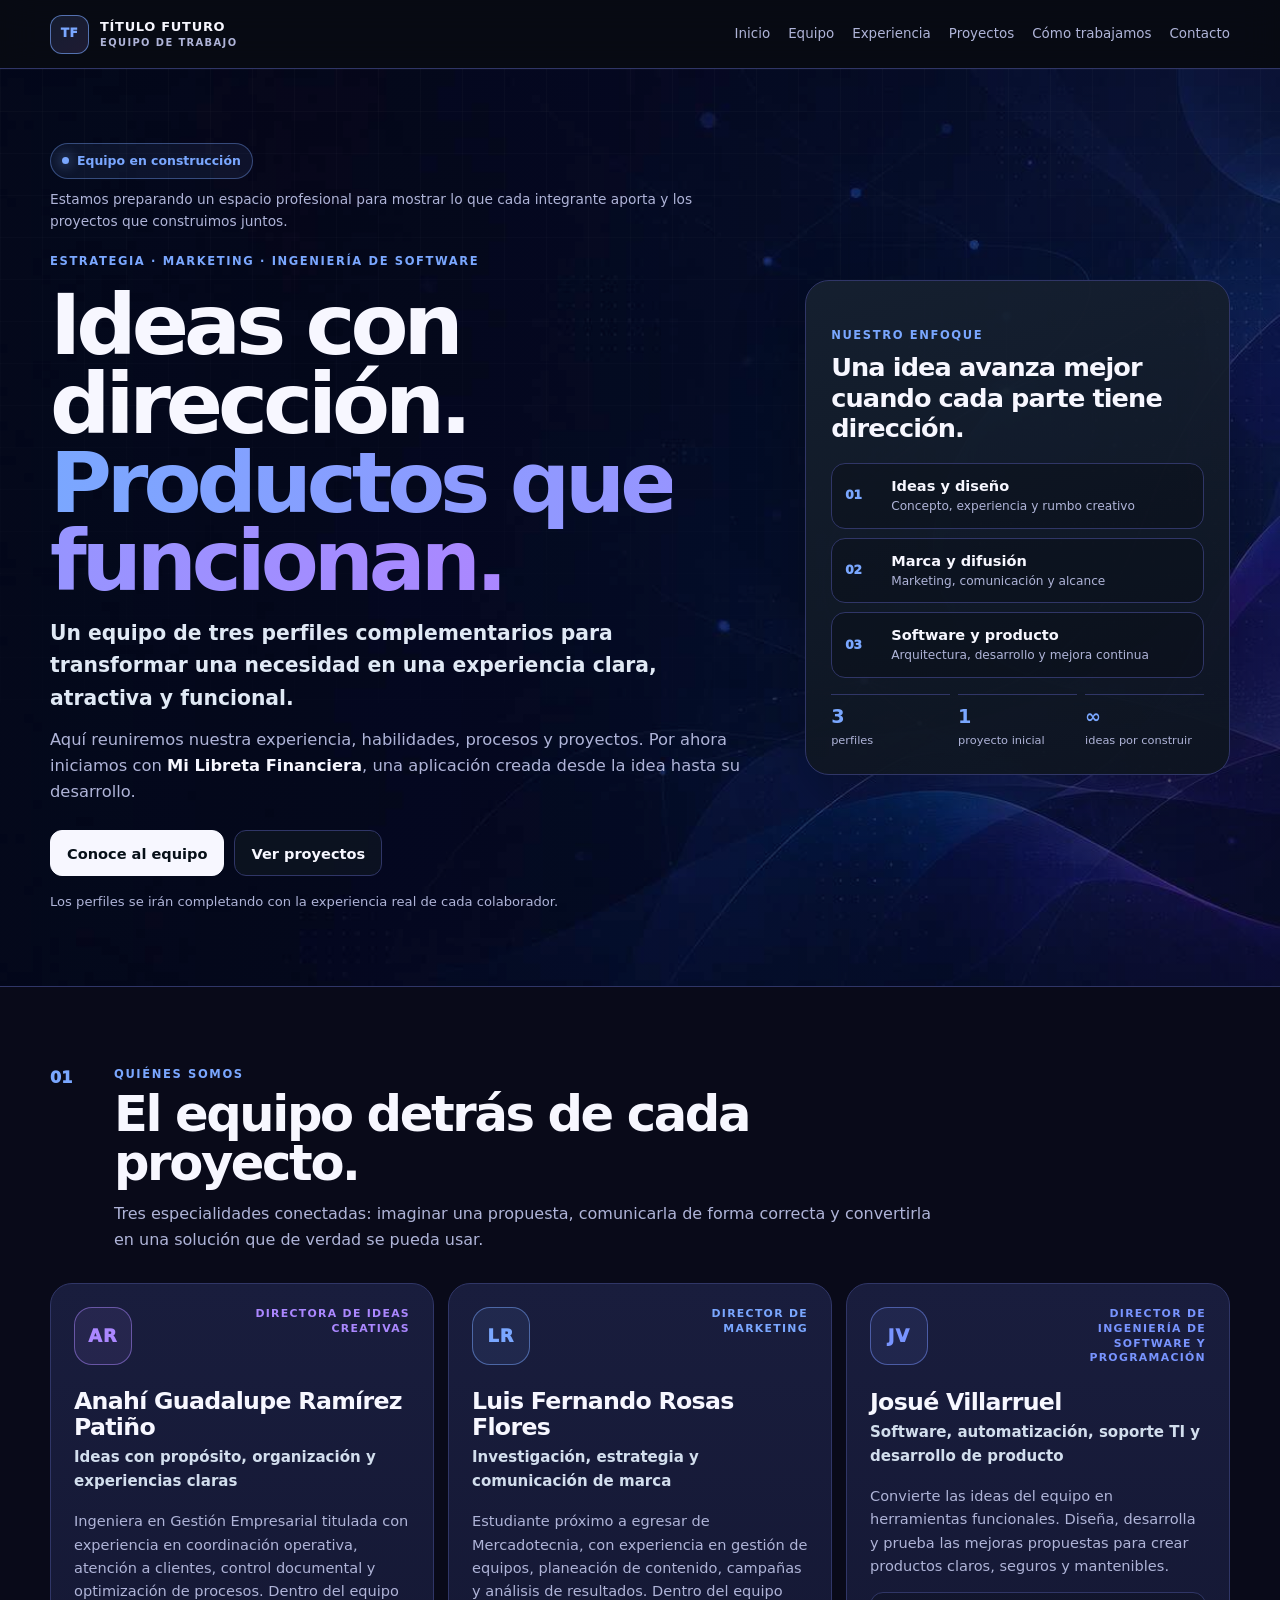
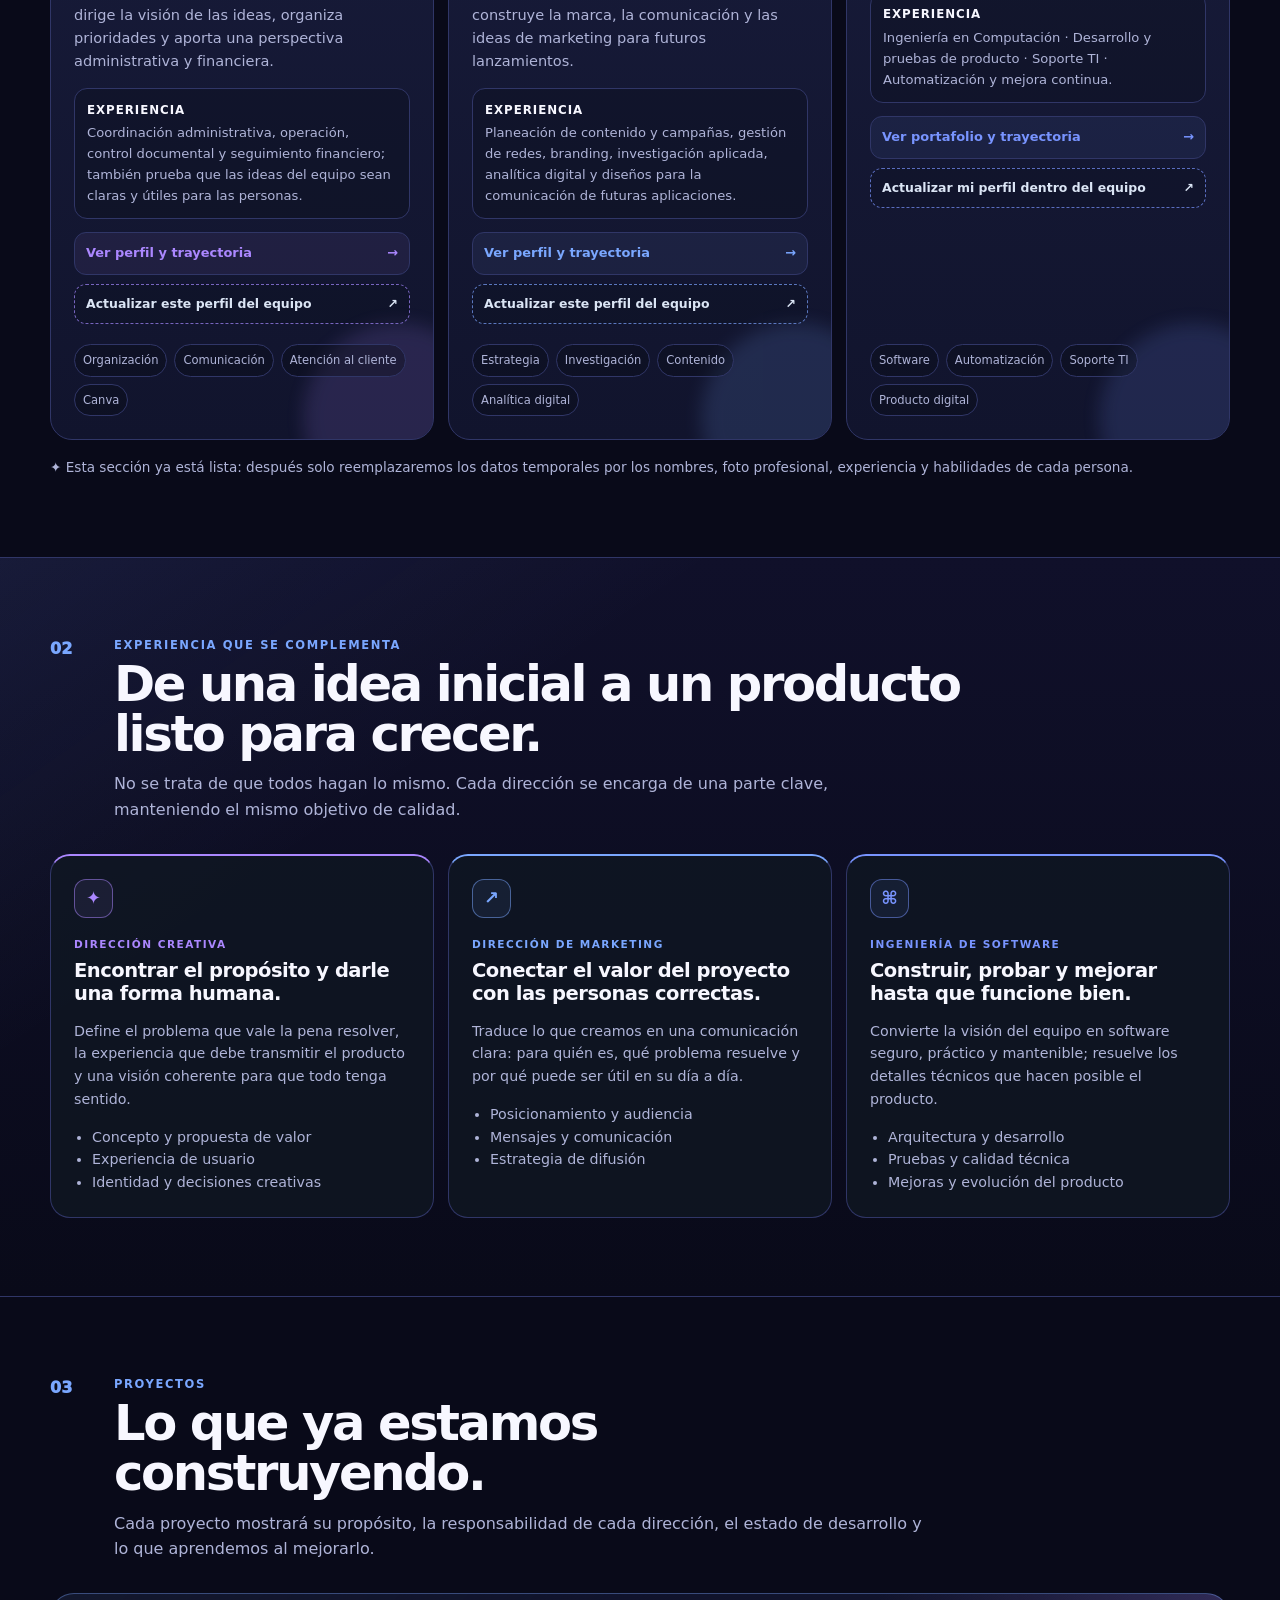
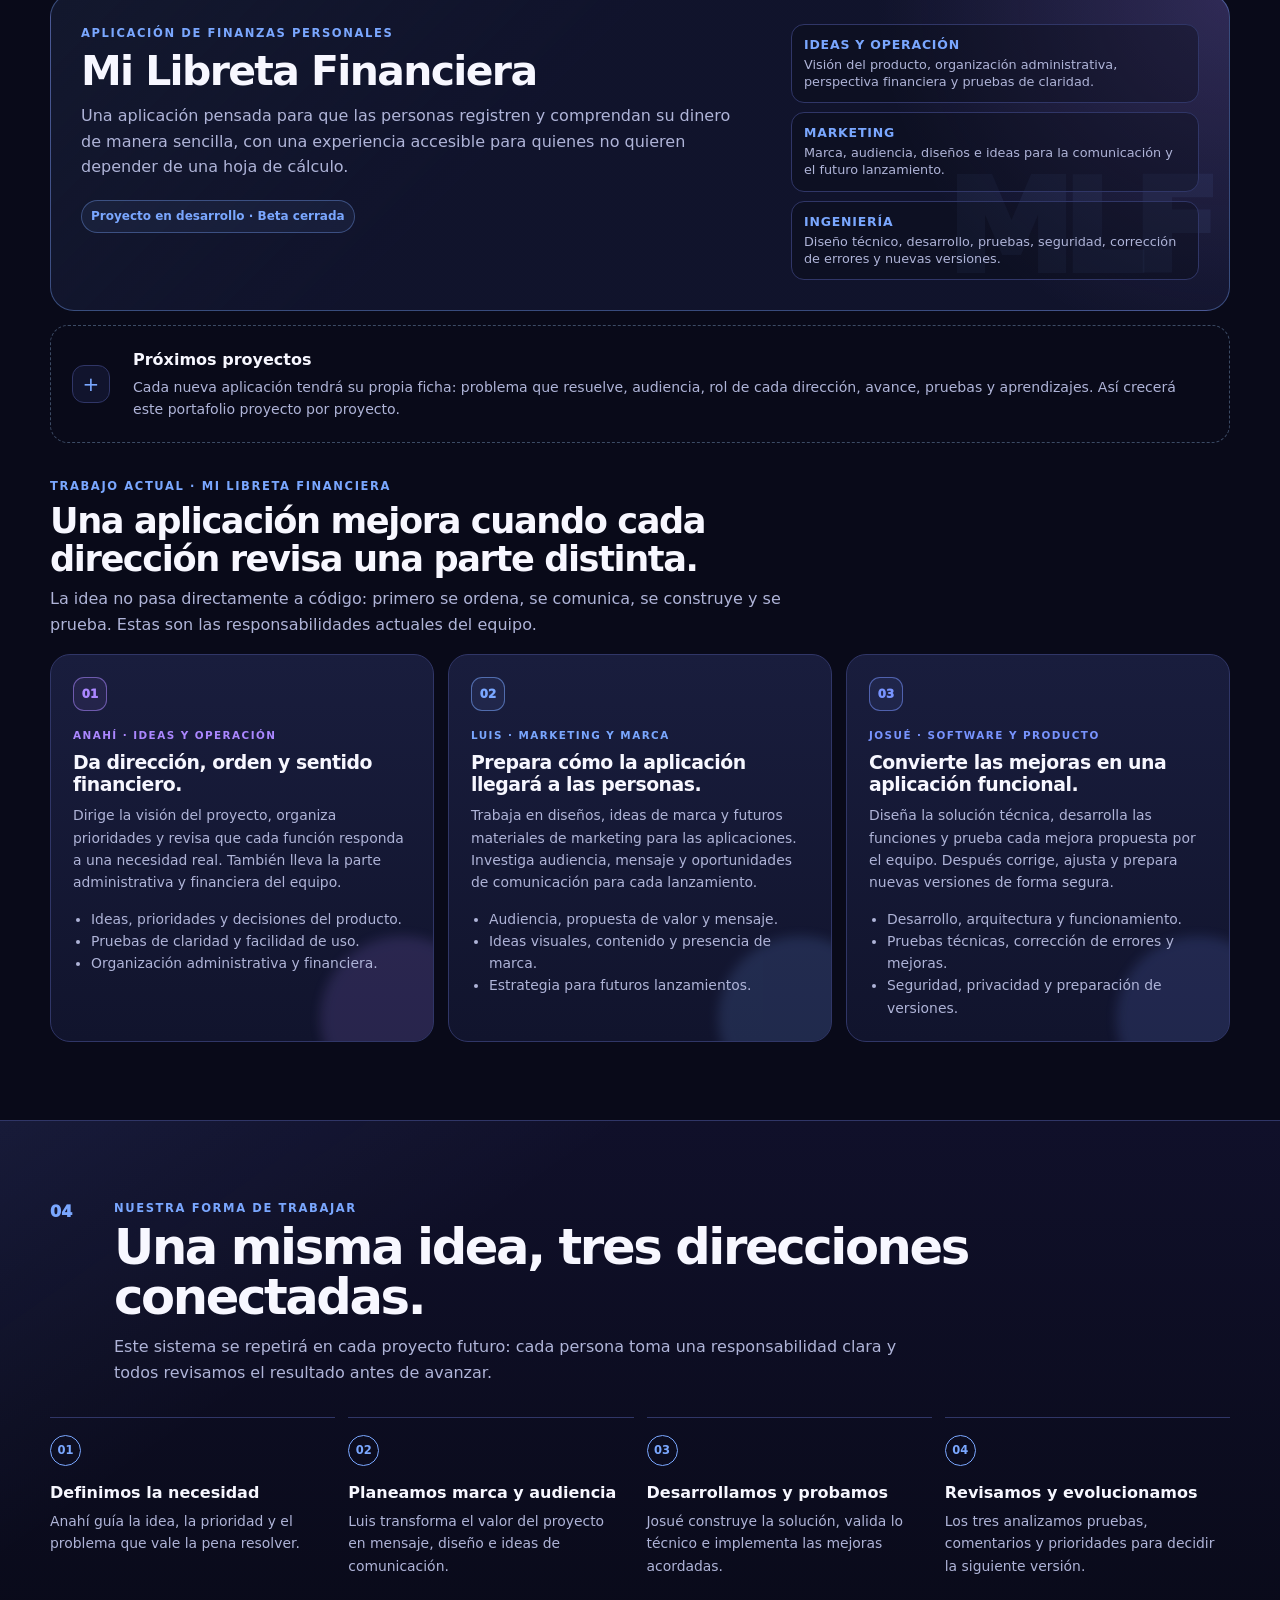
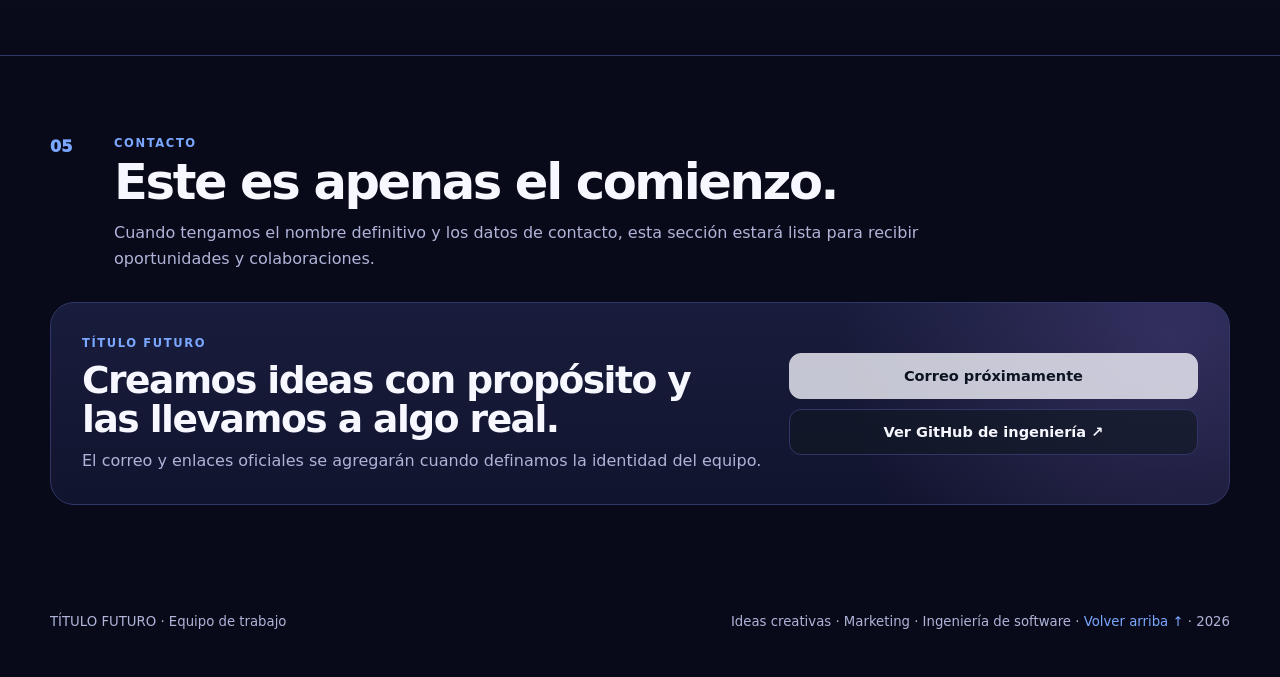
<file: index.html>
<!doctype html>
<html lang="es">
  <head>
    <meta charset="utf-8">
    <meta name="viewport" content="width=device-width, initial-scale=1, viewport-fit=cover">
    <meta name="theme-color" content="#080b12">
    <meta name="description" content="Portafolio de equipo: estrategia, marketing, diseño y desarrollo de producto digital.">
    <title>TÍTULO FUTURO | Equipo de trabajo</title>
    <link rel="icon" href="data:image/svg+xml,%3Csvg xmlns='http://www.w3.org/2000/svg' viewBox='0 0 64 64'%3E%3Crect width='64' height='64' rx='16' fill='%23090a19'/%3E%3Crect x='3' y='3' width='58' height='58' rx='13' fill='none' stroke='%237aa7ff' stroke-width='3'/%3E%3Ctext x='32' y='41' text-anchor='middle' font-family='Arial' font-size='27' font-weight='800' fill='%23f7f7ff'%3ETF%3C/text%3E%3C/svg%3E">
    <link rel="stylesheet" href="styles.css?v=20260816d">
  </head>
  <body>
    <header class="topbar">
      <nav class="wrap navigation" aria-label="Navegación principal">
        <a class="brand" href="#inicio" aria-label="Ir al inicio">
          <span class="brand-mark">TF</span>
          <span>
            <strong data-team-name>TÍTULO FUTURO</strong>
            <small>EQUIPO DE TRABAJO</small>
          </span>
        </a>

        <button class="menu-button" id="menuButton" type="button" aria-label="Abrir menú" aria-expanded="false" aria-controls="siteLinks">☰</button>

        <div class="site-links" id="siteLinks">
          <a href="#inicio">Inicio</a>
          <a href="#equipo">Equipo</a>
          <a href="#experiencia">Experiencia</a>
          <a href="#proyectos">Proyectos</a>
          <a href="#metodo">Cómo trabajamos</a>
          <a href="#contacto">Contacto</a>
        </div>
      </nav>
    </header>

    <main>
      <section class="hero" id="inicio">
        <div class="hero-grid wrap">
          <div class="hero-copy">
            <div class="availability"><span></span> Equipo en construcción</div>
            <p class="availability-note">Estamos preparando un espacio profesional para mostrar lo que cada integrante aporta y los proyectos que construimos juntos.</p>
            <p class="eyebrow">ESTRATEGIA · MARKETING · INGENIERÍA DE SOFTWARE</p>
            <h1>Ideas con dirección.<br><em>Productos que funcionan.</em></h1>
            <p class="hero-lead">Un equipo de tres perfiles complementarios para transformar una necesidad en una experiencia clara, atractiva y funcional.</p>
            <p class="hero-text">Aquí reuniremos nuestra experiencia, habilidades, procesos y proyectos. Por ahora iniciamos con <strong>Mi Libreta Financiera</strong>, una aplicación creada desde la idea hasta su desarrollo.</p>
            <div class="hero-actions">
              <a class="button primary" href="#equipo">Conoce al equipo</a>
              <a class="button secondary" href="#proyectos">Ver proyectos</a>
            </div>
            <p class="hero-note">Los perfiles se irán completando con la experiencia real de cada colaborador.</p>
          </div>

          <aside class="team-summary" aria-label="Resumen del equipo">
            <p class="eyebrow">NUESTRO ENFOQUE</p>
            <h2>Una idea avanza mejor cuando cada parte tiene dirección.</h2>
            <div class="summary-list">
              <article>
                <span class="summary-number">01</span>
                <div><strong>Ideas y diseño</strong><small>Concepto, experiencia y rumbo creativo</small></div>
              </article>
              <article>
                <span class="summary-number">02</span>
                <div><strong>Marca y difusión</strong><small>Marketing, comunicación y alcance</small></div>
              </article>
              <article>
                <span class="summary-number">03</span>
                <div><strong>Software y producto</strong><small>Arquitectura, desarrollo y mejora continua</small></div>
              </article>
            </div>
            <div class="mini-metrics">
              <div><b>3</b><span>perfiles</span></div>
              <div><b>1</b><span>proyecto inicial</span></div>
              <div><b>∞</b><span>ideas por construir</span></div>
            </div>
          </aside>
        </div>
      </section>

      <section class="section wrap" id="equipo">
        <header class="section-heading">
          <span>01</span>
          <div>
            <p class="eyebrow">QUIÉNES SOMOS</p>
            <h2>El equipo detrás de cada proyecto.</h2>
            <p>Tres especialidades conectadas: imaginar una propuesta, comunicarla de forma correcta y convertirla en una solución que de verdad se pueda usar.</p>
          </div>
        </header>
        <div class="member-grid" id="memberGrid" aria-live="polite"></div>
        <p class="placeholder-notice">✦ Esta sección ya está lista: después solo reemplazaremos los datos temporales por los nombres, foto profesional, experiencia y habilidades de cada persona.</p>
      </section>

      <section class="section experience-section" id="experiencia">
        <div class="wrap">
          <header class="section-heading">
            <span>02</span>
            <div>
              <p class="eyebrow">EXPERIENCIA QUE SE COMPLEMENTA</p>
              <h2>De una idea inicial a un producto listo para crecer.</h2>
              <p>No se trata de que todos hagan lo mismo. Cada dirección se encarga de una parte clave, manteniendo el mismo objetivo de calidad.</p>
            </div>
          </header>
          <div class="path-grid">
            <article class="path-card creative">
              <div class="path-icon">✦</div>
              <p class="eyebrow">DIRECCIÓN CREATIVA</p>
              <h3>Encontrar el propósito y darle una forma humana.</h3>
              <p>Define el problema que vale la pena resolver, la experiencia que debe transmitir el producto y una visión coherente para que todo tenga sentido.</p>
              <ul><li>Concepto y propuesta de valor</li><li>Experiencia de usuario</li><li>Identidad y decisiones creativas</li></ul>
            </article>
            <article class="path-card marketing">
              <div class="path-icon">↗</div>
              <p class="eyebrow">DIRECCIÓN DE MARKETING</p>
              <h3>Conectar el valor del proyecto con las personas correctas.</h3>
              <p>Traduce lo que creamos en una comunicación clara: para quién es, qué problema resuelve y por qué puede ser útil en su día a día.</p>
              <ul><li>Posicionamiento y audiencia</li><li>Mensajes y comunicación</li><li>Estrategia de difusión</li></ul>
            </article>
            <article class="path-card engineering">
              <div class="path-icon">⌘</div>
              <p class="eyebrow">INGENIERÍA DE SOFTWARE</p>
              <h3>Construir, probar y mejorar hasta que funcione bien.</h3>
              <p>Convierte la visión del equipo en software seguro, práctico y mantenible; resuelve los detalles técnicos que hacen posible el producto.</p>
              <ul><li>Arquitectura y desarrollo</li><li>Pruebas y calidad técnica</li><li>Mejoras y evolución del producto</li></ul>
            </article>
          </div>
        </div>
      </section>

      <section class="section wrap" id="proyectos">
        <header class="section-heading">
          <span>03</span>
          <div>
            <p class="eyebrow">PROYECTOS</p>
            <h2>Lo que ya estamos construyendo.</h2>
            <p>Cada proyecto mostrará su propósito, la responsabilidad de cada dirección, el estado de desarrollo y lo que aprendemos al mejorarlo.</p>
          </div>
        </header>
        <div class="project-grid" id="projectGrid"></div>
        <div class="future-projects">
          <span>+</span>
          <div><strong>Próximos proyectos</strong><p>Cada nueva aplicación tendrá su propia ficha: problema que resuelve, audiencia, rol de cada dirección, avance, pruebas y aprendizajes. Así crecerá este portafolio proyecto por proyecto.</p></div>
        </div>
        <div class="project-roles-intro">
          <p class="eyebrow">TRABAJO ACTUAL · MI LIBRETA FINANCIERA</p>
          <h3>Una aplicación mejora cuando cada dirección revisa una parte distinta.</h3>
          <p>La idea no pasa directamente a código: primero se ordena, se comunica, se construye y se prueba. Estas son las responsabilidades actuales del equipo.</p>
        </div>
        <div class="responsibility-grid" aria-label="Responsabilidades del equipo en Mi Libreta Financiera">
          <article class="responsibility-card creative-role">
            <span>01</span><p class="eyebrow">ANAHÍ · IDEAS Y OPERACIÓN</p>
            <h3>Da dirección, orden y sentido financiero.</h3>
            <p>Dirige la visión del proyecto, organiza prioridades y revisa que cada función responda a una necesidad real. También lleva la parte administrativa y financiera del equipo.</p>
            <ul><li>Ideas, prioridades y decisiones del producto.</li><li>Pruebas de claridad y facilidad de uso.</li><li>Organización administrativa y financiera.</li></ul>
          </article>
          <article class="responsibility-card marketing-role">
            <span>02</span><p class="eyebrow">LUIS · MARKETING Y MARCA</p>
            <h3>Prepara cómo la aplicación llegará a las personas.</h3>
            <p>Trabaja en diseños, ideas de marca y futuros materiales de marketing para las aplicaciones. Investiga audiencia, mensaje y oportunidades de comunicación para cada lanzamiento.</p>
            <ul><li>Audiencia, propuesta de valor y mensaje.</li><li>Ideas visuales, contenido y presencia de marca.</li><li>Estrategia para futuros lanzamientos.</li></ul>
          </article>
          <article class="responsibility-card engineering-role">
            <span>03</span><p class="eyebrow">JOSUÉ · SOFTWARE Y PRODUCTO</p>
            <h3>Convierte las mejoras en una aplicación funcional.</h3>
            <p>Diseña la solución técnica, desarrolla las funciones y prueba cada mejora propuesta por el equipo. Después corrige, ajusta y prepara nuevas versiones de forma segura.</p>
            <ul><li>Desarrollo, arquitectura y funcionamiento.</li><li>Pruebas técnicas, corrección de errores y mejoras.</li><li>Seguridad, privacidad y preparación de versiones.</li></ul>
          </article>
        </div>
      </section>

      <section class="section method-section" id="metodo">
        <div class="wrap">
          <header class="section-heading">
            <span>04</span>
            <div>
              <p class="eyebrow">NUESTRA FORMA DE TRABAJAR</p>
              <h2>Una misma idea, tres direcciones conectadas.</h2>
              <p>Este sistema se repetirá en cada proyecto futuro: cada persona toma una responsabilidad clara y todos revisamos el resultado antes de avanzar.</p>
            </div>
          </header>
          <ol class="process-grid">
            <li><span>01</span><b>Definimos la necesidad</b><p>Anahí guía la idea, la prioridad y el problema que vale la pena resolver.</p></li>
            <li><span>02</span><b>Planeamos marca y audiencia</b><p>Luis transforma el valor del proyecto en mensaje, diseño e ideas de comunicación.</p></li>
            <li><span>03</span><b>Desarrollamos y probamos</b><p>Josué construye la solución, valida lo técnico e implementa las mejoras acordadas.</p></li>
            <li><span>04</span><b>Revisamos y evolucionamos</b><p>Los tres analizamos pruebas, comentarios y prioridades para decidir la siguiente versión.</p></li>
          </ol>
        </div>
      </section>

      <section class="section wrap" id="contacto">
        <header class="section-heading">
            <span>05</span>
          <div>
            <p class="eyebrow">CONTACTO</p>
            <h2>Este es apenas el comienzo.</h2>
            <p>Cuando tengamos el nombre definitivo y los datos de contacto, esta sección estará lista para recibir oportunidades y colaboraciones.</p>
          </div>
        </header>
        <div class="contact-box">
          <div>
            <p class="eyebrow">TÍTULO FUTURO</p>
            <h3>Creamos ideas con propósito y las llevamos a algo real.</h3>
            <p>El correo y enlaces oficiales se agregarán cuando definamos la identidad del equipo.</p>
          </div>
          <div class="contact-buttons">
            <a class="button primary disabled" aria-disabled="true" href="#contacto">Correo próximamente</a>
            <a class="button secondary" href="https://github.com/Descobt-stack" target="_blank" rel="noopener noreferrer">Ver GitHub de ingeniería ↗</a>
          </div>
        </div>
      </section>
    </main>

    <footer class="footer wrap">
      <p><span data-team-name>TÍTULO FUTURO</span> · Equipo de trabajo</p>
      <p>Ideas creativas · Marketing · Ingeniería de software · <a href="#inicio">Volver arriba ↑</a> · <span id="year"></span></p>
    </footer>

    <script src="team-data.js?v=20260816d"></script>
    <script src="app.js?v=20260816d"></script>
  </body>
</html>
</file>
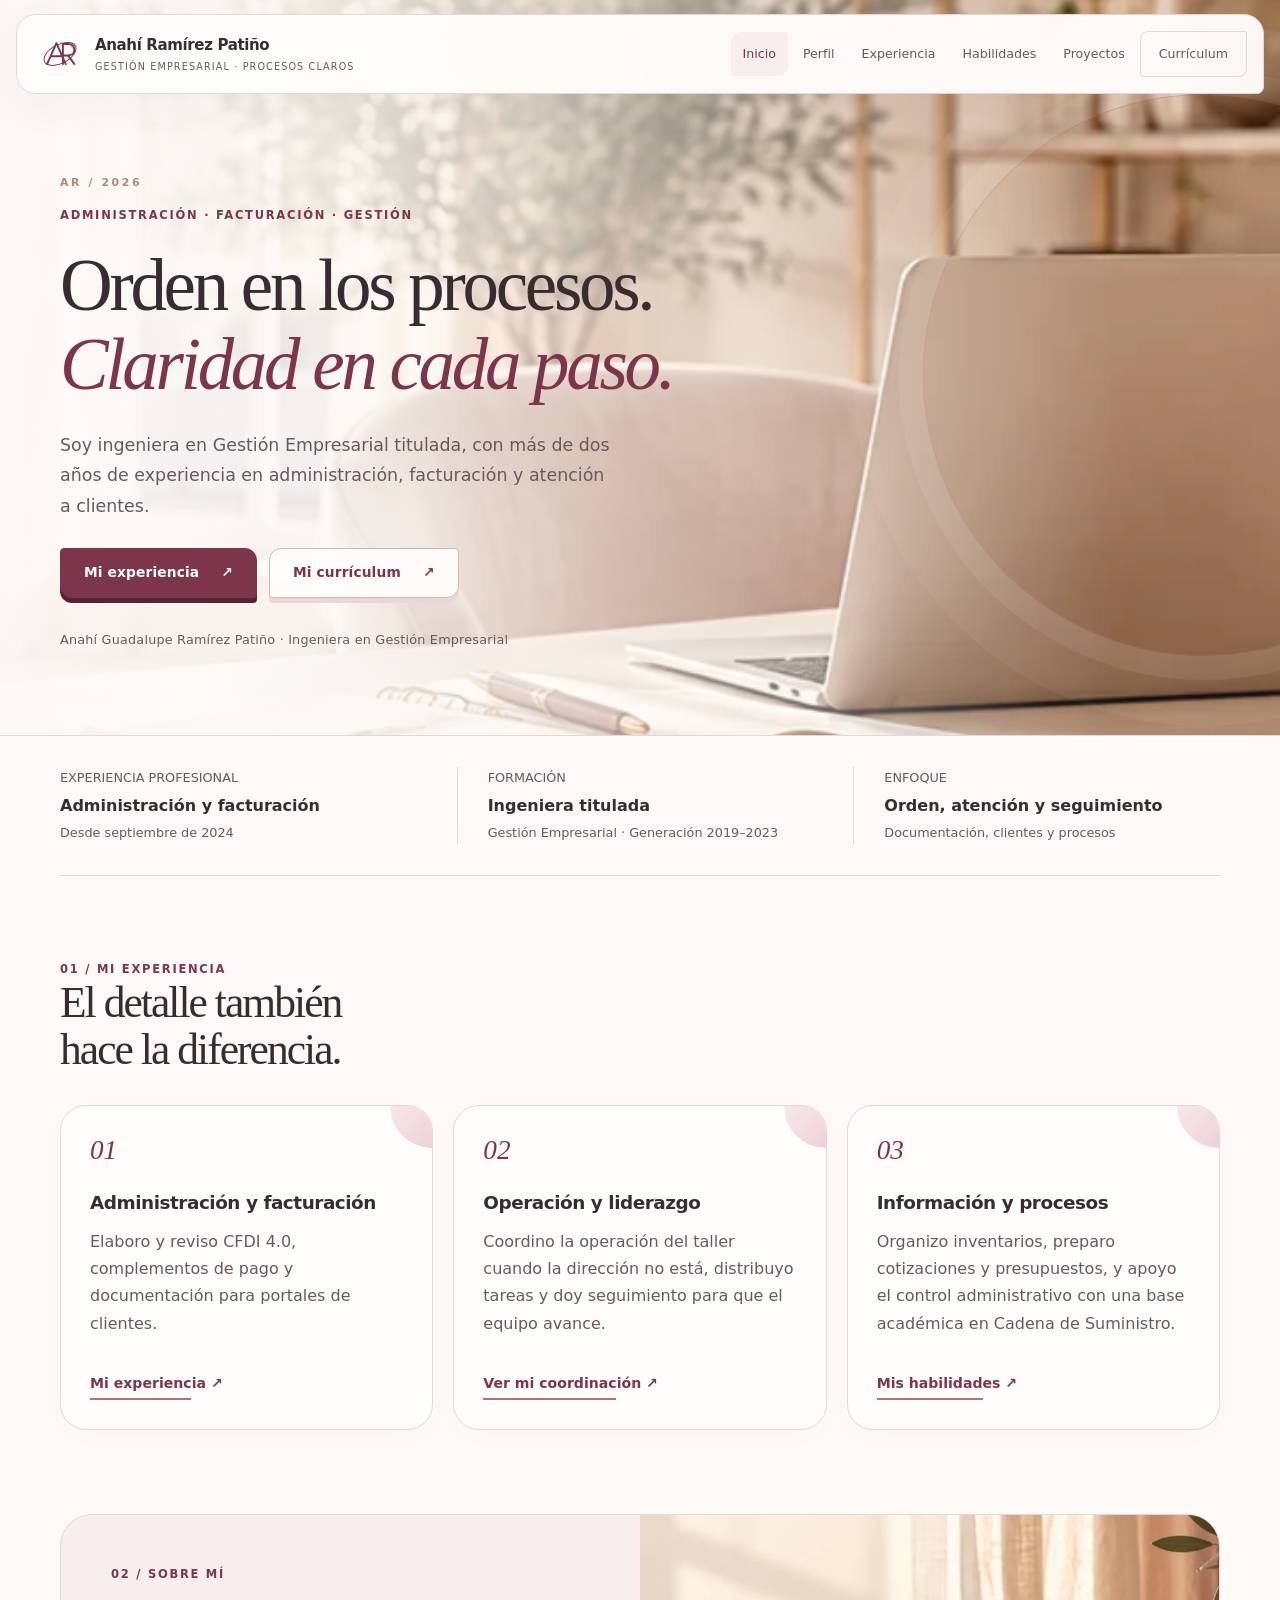
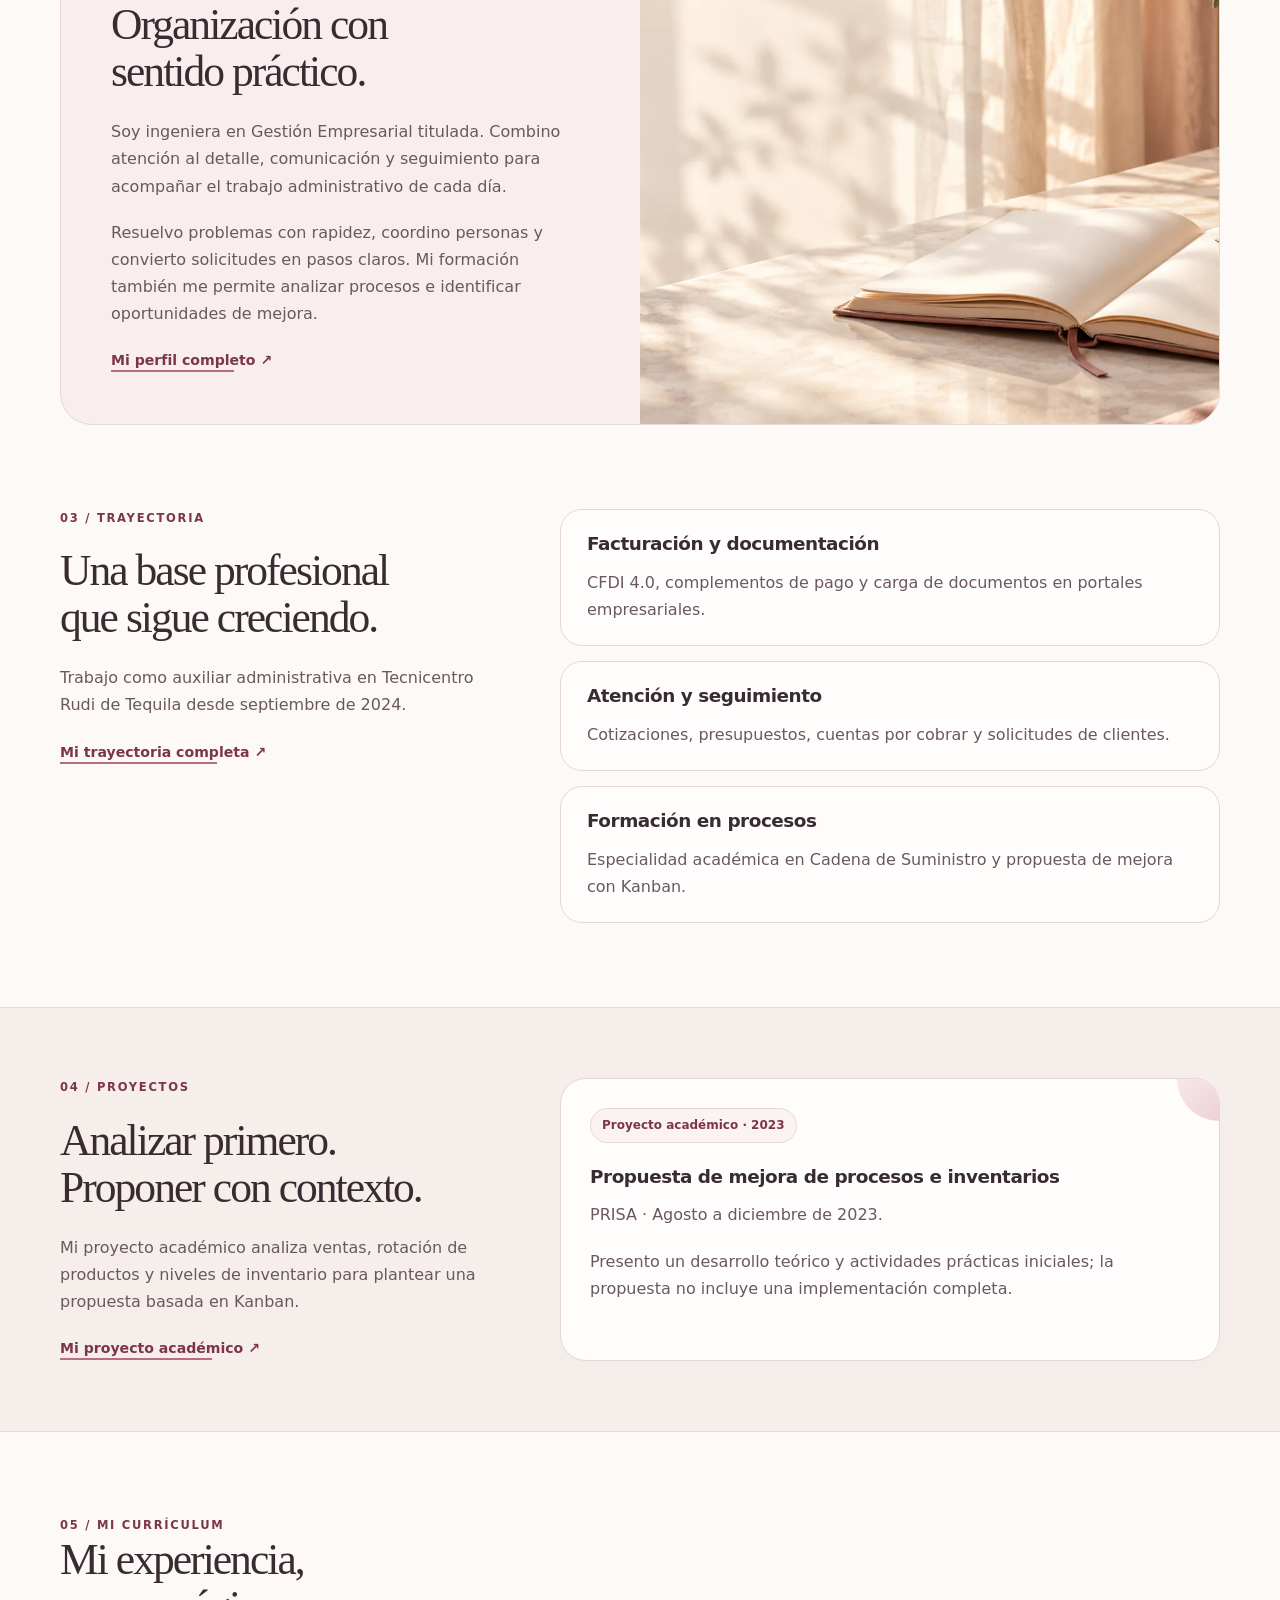
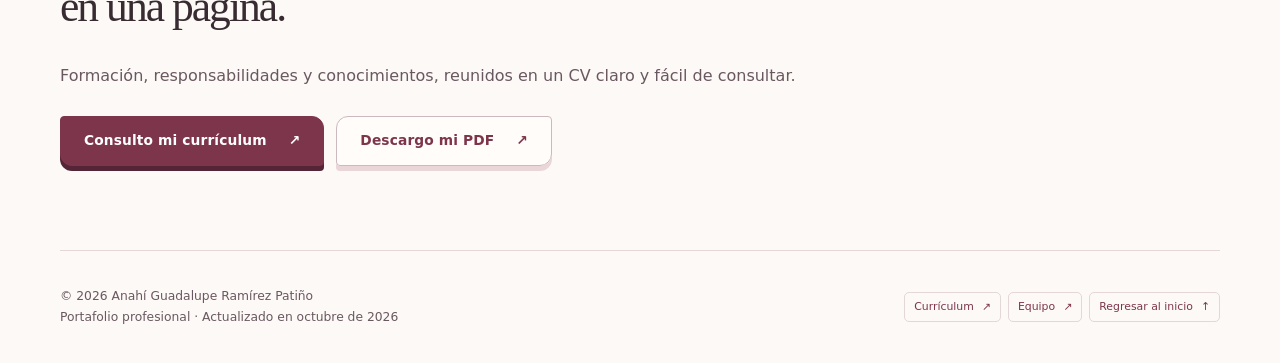
<file: perfiles/anahi/index.html>
<!doctype html>
<html lang="es-MX"><head><meta charset="utf-8"><meta name="viewport" content="width=device-width,initial-scale=1"><meta name="theme-color" content="#fcf9f6"><meta name="description" content="Soy ingeniera en Gestión Empresarial titulada, con más de dos años de experiencia en administración, facturación y atención a clientes."><title>Portafolio profesional · Anahí Ramírez</title><link rel="canonical" href="https://descobt-stack.github.io/Equipo-Dinamita-Alfa-Lobo-Buena-Onda/perfiles/anahi/index.html"><link rel="icon" type="image/svg+xml" href="assets/ar-mark.svg?v=20261046"><link rel="stylesheet" href="assets/site.css?v=20261046"><link rel="preload" as="image" href="assets/inicio.webp"><script src="assets/site.js?v=20261046" defer></script></head>
<body><a class="skip" href="#contenido">Saltar al contenido</a><header class="header"><nav class="nav" aria-label="Navegación principal"><a class="brand" href="index.html" aria-label="Anahí Ramírez · Inicio"><img src="assets/ar-mark.svg?v=20261046" alt="" width="46" height="46"><span><strong>Anahí Ramírez Patiño</strong><small>Gestión empresarial · procesos claros</small></span></a><button type="button" class="menu" aria-controls="navLinks" aria-expanded="false">Menú</button><div class="links" id="navLinks"><a href="index.html" aria-current="page">Inicio</a><a href="perfil.html">Perfil</a><a href="experiencia.html">Experiencia</a><a href="habilidades.html">Habilidades</a><a href="proyectos.html">Proyectos</a><a href="cv.html" class="nav-cv">Currículum</a></div></nav></header>
<main id="contenido"><section class="hero" aria-labelledby="hero-title"><picture class="art" aria-hidden="true"><source media="(max-width:640px)" srcset="assets/inicio-mobile.webp"><img src="assets/inicio.webp" width="1536" height="1024" alt="" fetchpriority="high"></picture><div class="shell"><div class="hero-content"><p class="kicker">Administración · Facturación · Gestión</p><h1 id="hero-title">Orden en los procesos.<br><em>Claridad en cada paso.</em></h1><p class="lead">Soy ingeniera en Gestión Empresarial titulada, con más de dos años de experiencia en administración, facturación y atención a clientes.</p><div class="actions"><a class="button primary" href="experiencia.html">Mi experiencia <span aria-hidden="true">↗</span></a><a class="button " href="cv.html">Mi currículum <span aria-hidden="true">↗</span></a></div><p class="name">Anahí Guadalupe Ramírez Patiño · Ingeniera en Gestión Empresarial</p></div></div></section><div class="shell proof"><div><span>EXPERIENCIA PROFESIONAL</span><strong>Administración y facturación</strong><span>Desde septiembre de 2024</span></div><div><span>FORMACIÓN</span><strong>Ingeniera titulada</strong><span>Gestión Empresarial · Generación 2019–2023</span></div><div><span>ENFOQUE</span><strong>Orden, atención y seguimiento</strong><span>Documentación, clientes y procesos</span></div></div><section class="shell section"><div class="section-head"><div><p class="kicker">01 / Mi experiencia</p><h2>El detalle también<br>hace la diferencia.</h2></div></div><div class="grid"><article class="card"><span class="number">01</span><h3>Administración y facturación</h3><p>Elaboro y reviso CFDI 4.0, complementos de pago y documentación para portales de clientes.</p><a class="text-link" href="experiencia.html">Mi experiencia ↗</a></article><article class="card"><span class="number">02</span><h3>Operación y liderazgo</h3><p>Coordino la operación del taller cuando la dirección no está, distribuyo tareas y doy seguimiento para que el equipo avance.</p><a class="text-link" href="experiencia.html">Ver mi coordinación ↗</a></article><article class="card"><span class="number">03</span><h3>Información y procesos</h3><p>Organizo inventarios, preparo cotizaciones y presupuestos, y apoyo el control administrativo con una base académica en Cadena de Suministro.</p><a class="text-link" href="habilidades.html">Mis habilidades ↗</a></article></div></section><section class="shell photo-panel"><div><p class="kicker">02 / Sobre mí</p><h2>Organización con<br>sentido práctico.</h2><p>Soy ingeniera en Gestión Empresarial titulada. Combino atención al detalle, comunicación y seguimiento para acompañar el trabajo administrativo de cada día.</p><p>Resuelvo problemas con rapidez, coordino personas y convierto solicitudes en pasos claros. Mi formación también me permite analizar procesos e identificar oportunidades de mejora.</p><a class="text-link" href="perfil.html">Mi perfil completo ↗</a></div><picture><source media="(max-width:640px)" srcset="assets/perfil-mobile.webp"><img src="assets/perfil.webp" alt="Cuaderno y herramientas de escritura en un espacio de trabajo luminoso; imagen ilustrativa." width="768" height="650" loading="lazy"></picture></section><section class="shell section split"><div><p class="kicker">03 / Trayectoria</p><h2>Una base profesional<br>que sigue creciendo.</h2><p>Trabajo como auxiliar administrativa en Tecnicentro Rudi de Tequila desde septiembre de 2024.</p><a class="text-link" href="experiencia.html">Mi trayectoria completa ↗</a></div><div class="detail-list"><article><h3>Facturación y documentación</h3><p>CFDI 4.0, complementos de pago y carga de documentos en portales empresariales.</p></article><article><h3>Atención y seguimiento</h3><p>Cotizaciones, presupuestos, cuentas por cobrar y solicitudes de clientes.</p></article><article><h3>Formación en procesos</h3><p>Especialidad académica en Cadena de Suministro y propuesta de mejora con Kanban.</p></article></div></section><div class="band"><section class="shell section split"><div><p class="kicker">04 / Proyectos</p><h2>Analizar primero.<br>Proponer con contexto.</h2><p>Mi proyecto académico analiza ventas, rotación de productos y niveles de inventario para plantear una propuesta basada en Kanban.</p><a class="text-link" href="proyectos.html">Mi proyecto académico ↗</a></div><div class="card"><span class="tag">Proyecto académico · 2023</span><h3 style="margin-top:22px">Propuesta de mejora de procesos e inventarios</h3><p>PRISA · Agosto a diciembre de 2023.</p><p>Presento un desarrollo teórico y actividades prácticas iniciales; la propuesta no incluye una implementación completa.</p></div></section></div><section class="shell section"><div class="section-head"><div><p class="kicker">05 / Mi currículum</p><h2>Mi experiencia,<br>en una página.</h2></div></div><p>Formación, responsabilidades y conocimientos, reunidos en un CV claro y fácil de consultar.</p><div class="actions"><a class="button primary" href="cv.html">Consulto mi currículum <span aria-hidden="true">↗</span></a><a class="button " href="assets/CV_Anahi_Ramirez_2026_PUBLICO.pdf?v=20261046" download>Descargo mi PDF <span aria-hidden="true">↗</span></a></div></section></main>
<footer class="shell footer"><div><p>© 2026 Anahí Guadalupe Ramírez Patiño</p><p>Portafolio profesional · Actualizado en octubre de 2026</p></div><nav class="footer-actions" aria-label="Enlaces finales"><a class="footer-button" href="cv.html">Currículum <span aria-hidden="true">↗</span></a><a class="footer-button" href="equipo.html">Equipo <span aria-hidden="true">↗</span></a><a class="footer-button" href="#contenido">Regresar al inicio <span aria-hidden="true">↑</span></a></nav></footer></body></html>
</file>
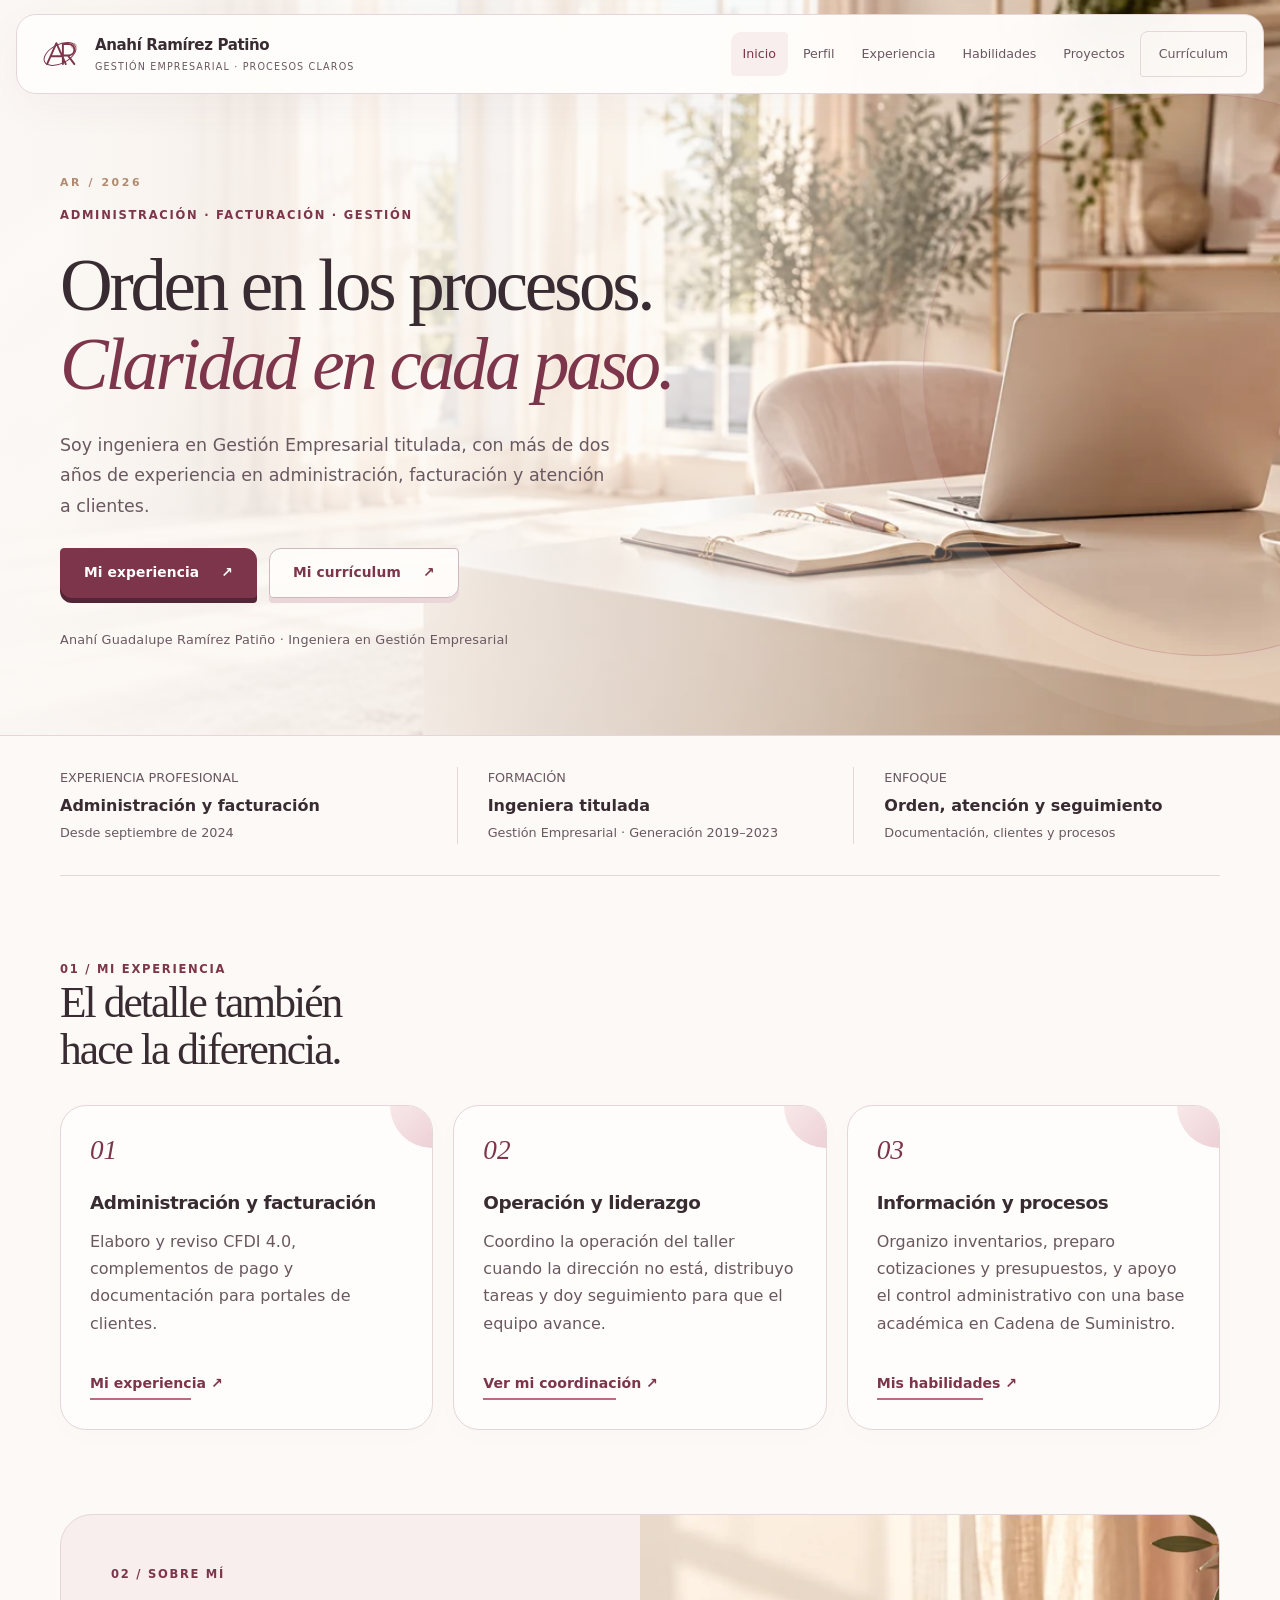
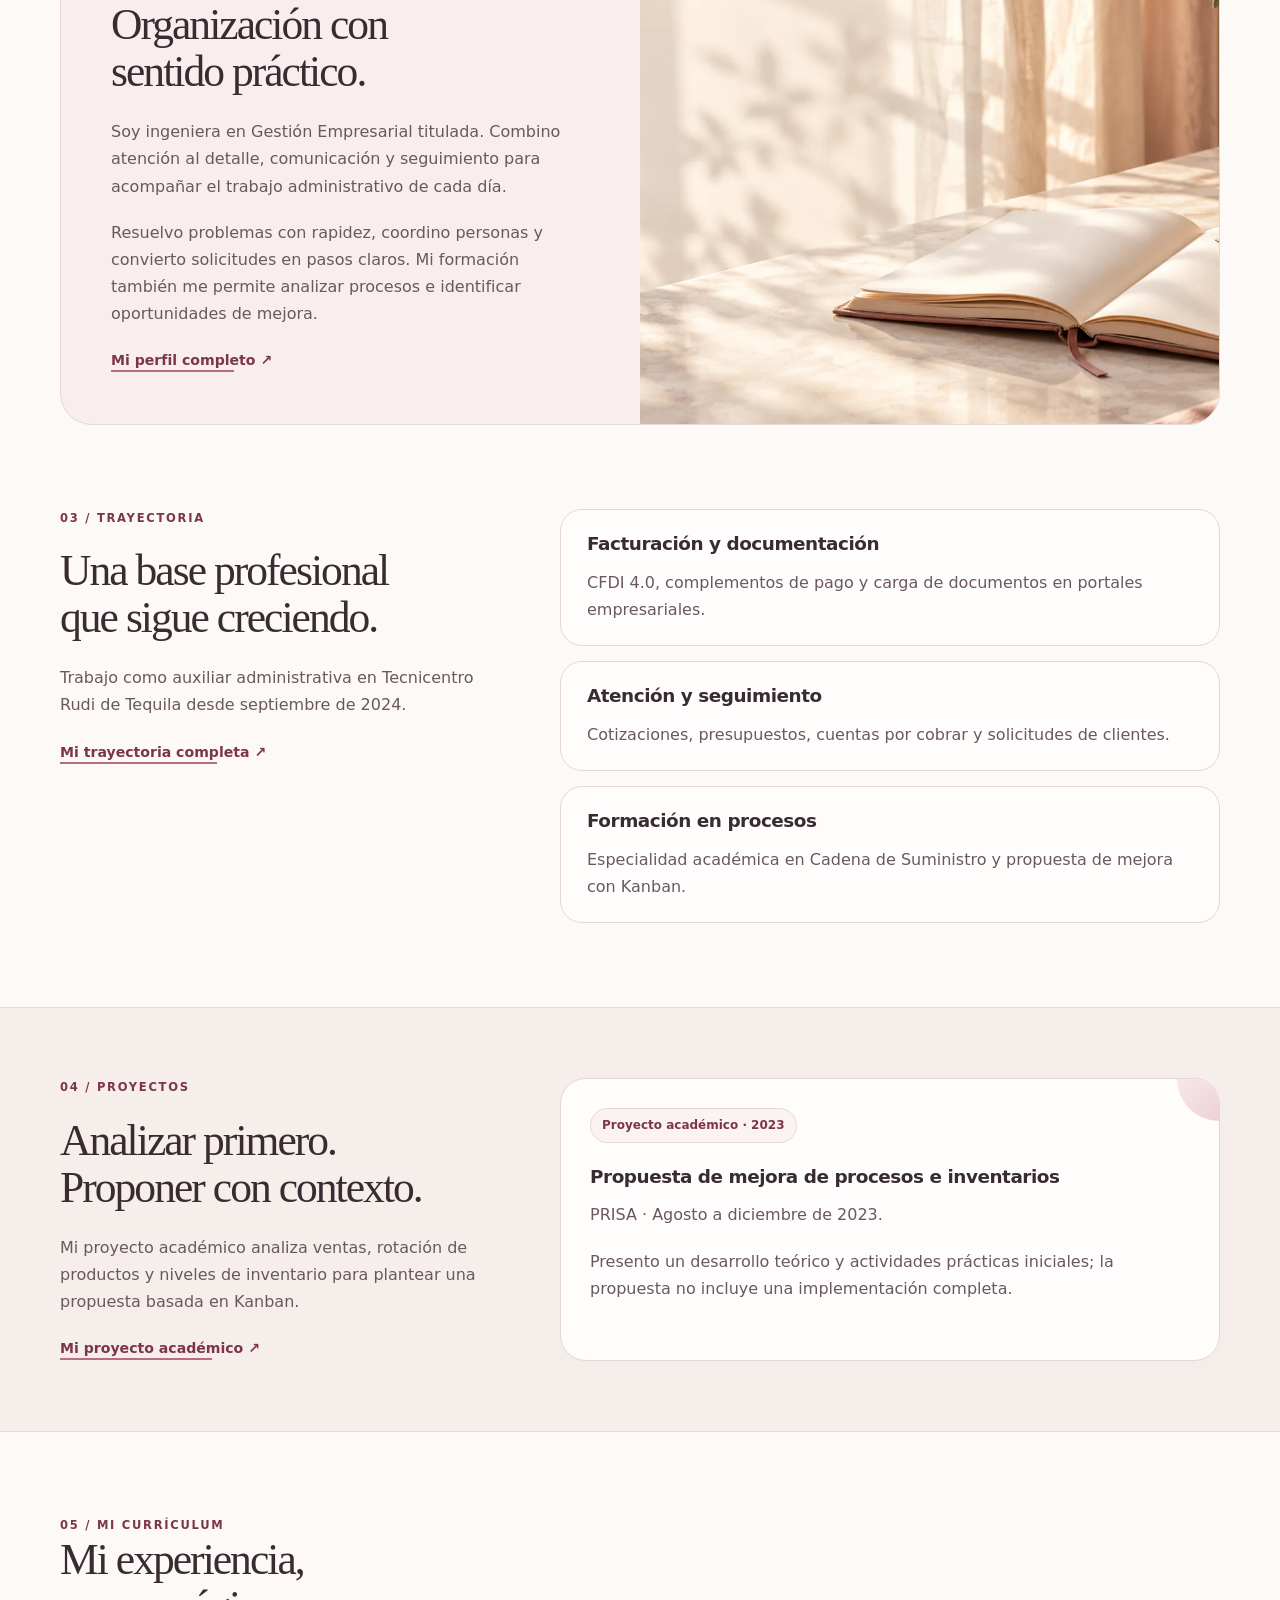
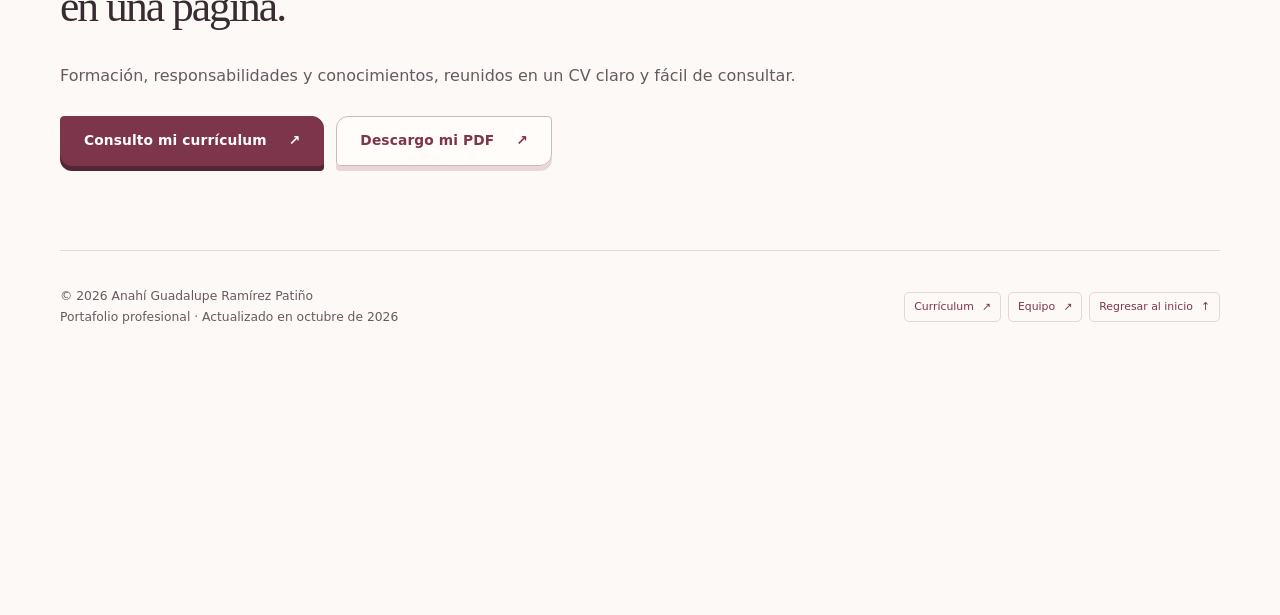
<file: perfiles/anahi-ramirez.html>
<!doctype html><html lang="es-MX"><head><meta charset="utf-8"><meta name="viewport" content="width=device-width,initial-scale=1"><meta http-equiv="refresh" content="0;url=anahi/index.html"><link rel="canonical" href="https://descobt-stack.github.io/Equipo-Dinamita-Alfa-Lobo-Buena-Onda/perfiles/anahi/index.html"><title>Anahí Ramírez · Portafolio profesional</title></head><body><p><a href="anahi/index.html">Portafolio actualizado de Anahí Ramírez →</a></p></body></html>
</file>
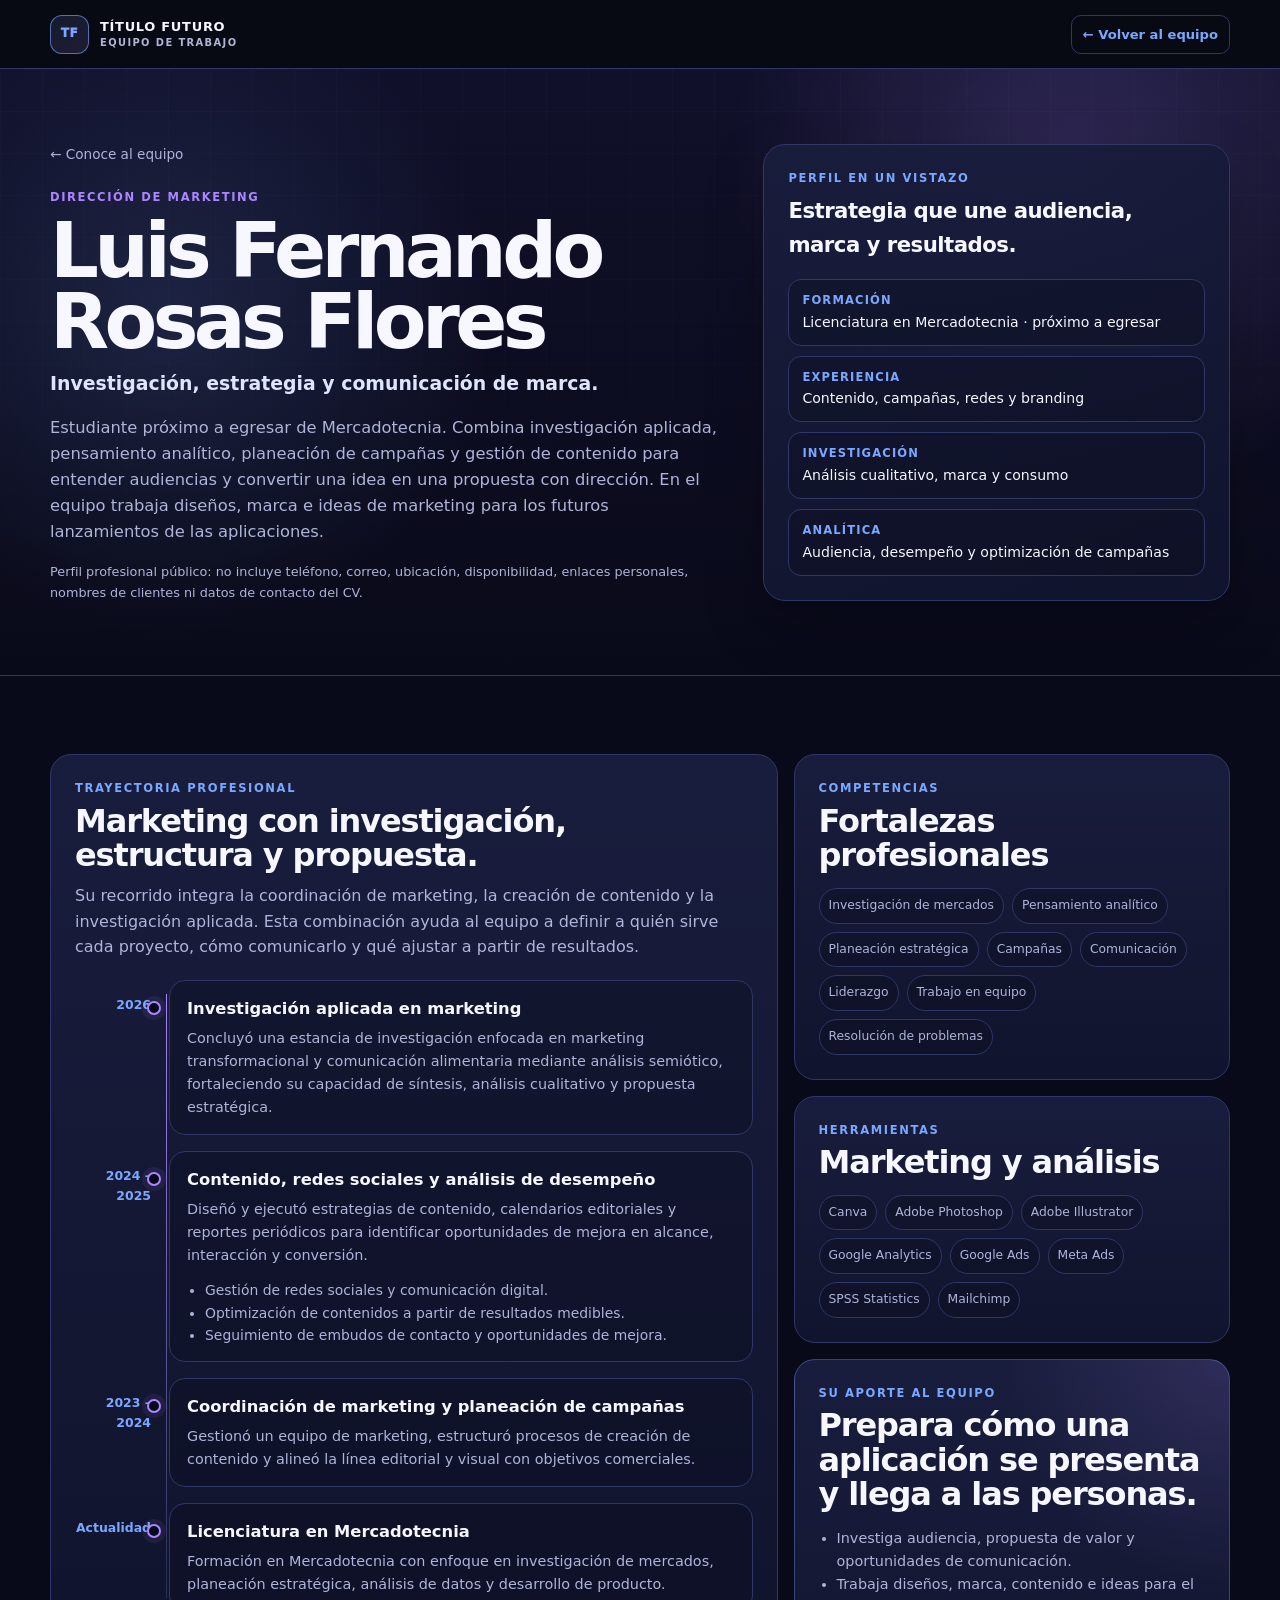
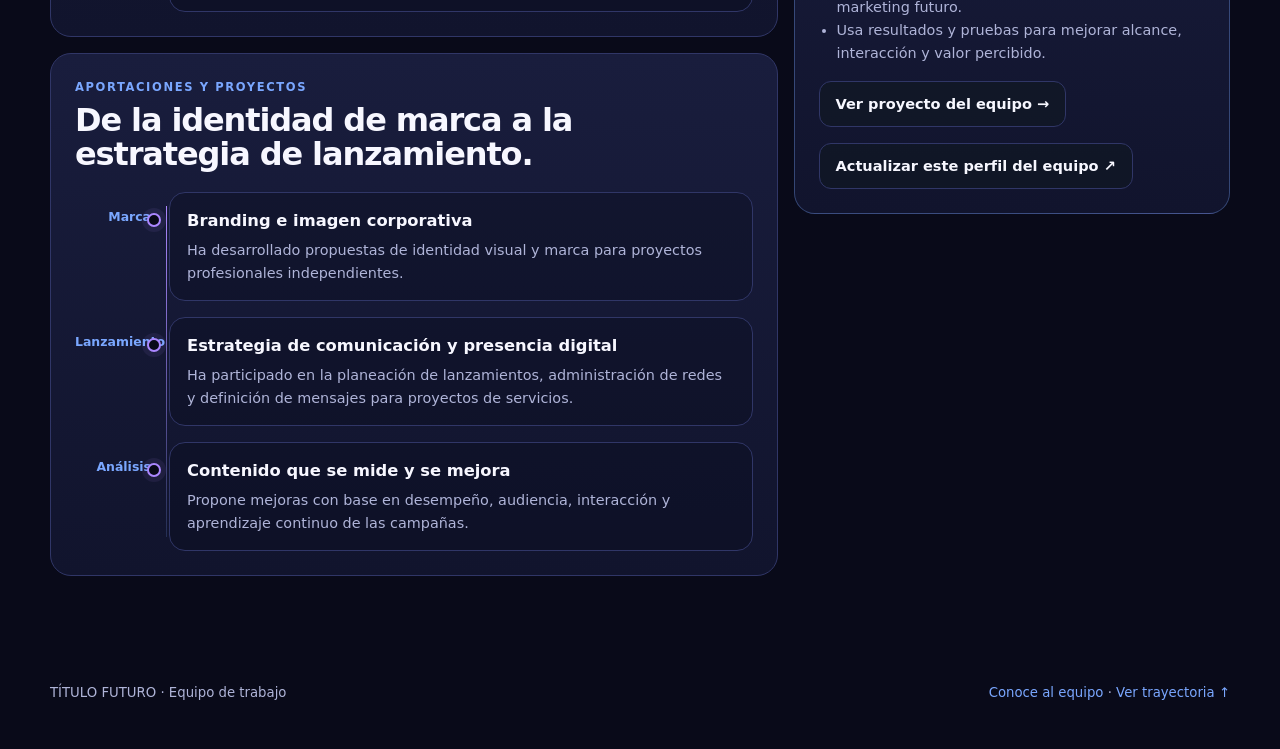
<file: perfiles/luis-rosas.html>
<!doctype html>
<html lang="es">
  <head>
    <meta charset="utf-8">
    <meta name="viewport" content="width=device-width, initial-scale=1, viewport-fit=cover">
    <meta name="theme-color" content="#090a19">
    <meta name="description" content="Perfil profesional de Luis Fernando Rosas Flores, Director de Marketing.">
    <title>Luis Rosas | Dirección de marketing · TÍTULO FUTURO</title>
    <link rel="stylesheet" href="../styles.css?v=20260816d">
  </head>
  <body class="profile-page">
    <header class="topbar">
      <nav class="wrap navigation" aria-label="Navegación de perfil">
        <a class="brand" href="../index.html">
          <span class="brand-mark">TF</span><span><strong>TÍTULO FUTURO</strong><small>EQUIPO DE TRABAJO</small></span>
        </a>
        <a class="profile-nav-return" href="../index.html#equipo">← Volver al equipo</a>
      </nav>
    </header>
    <main>
      <section class="profile-hero">
        <div class="wrap profile-hero-grid">
          <div>
            <a class="profile-back" href="../index.html#equipo">← Conoce al equipo</a>
            <p class="profile-kicker">DIRECCIÓN DE MARKETING</p>
            <h1>Luis Fernando<br>Rosas Flores</h1>
            <p class="profile-role">Investigación, estrategia y comunicación de marca.</p>
            <p class="profile-intro">Estudiante próximo a egresar de Mercadotecnia. Combina investigación aplicada, pensamiento analítico, planeación de campañas y gestión de contenido para entender audiencias y convertir una idea en una propuesta con dirección. En el equipo trabaja diseños, marca e ideas de marketing para los futuros lanzamientos de las aplicaciones.</p>
            <p class="profile-privacy-note">Perfil profesional público: no incluye teléfono, correo, ubicación, disponibilidad, enlaces personales, nombres de clientes ni datos de contacto del CV.</p>
          </div>
          <aside class="profile-snapshot">
            <p class="eyebrow">PERFIL EN UN VISTAZO</p>
            <h2>Estrategia que une audiencia, marca y resultados.</h2>
            <div class="profile-fact-list">
              <div class="profile-fact"><b>Formación</b><span>Licenciatura en Mercadotecnia · próximo a egresar</span></div>
              <div class="profile-fact"><b>Experiencia</b><span>Contenido, campañas, redes y branding</span></div>
              <div class="profile-fact"><b>Investigación</b><span>Análisis cualitativo, marca y consumo</span></div>
              <div class="profile-fact"><b>Analítica</b><span>Audiencia, desempeño y optimización de campañas</span></div>
            </div>
          </aside>
        </div>
      </section>

      <section class="section wrap">
        <div class="profile-layout">
          <div>
            <article class="profile-section-card" id="trayectoria">
              <p class="eyebrow">TRAYECTORIA PROFESIONAL</p>
              <h2>Marketing con investigación, estructura y propuesta.</h2>
              <p>Su recorrido integra la coordinación de marketing, la creación de contenido y la investigación aplicada. Esta combinación ayuda al equipo a definir a quién sirve cada proyecto, cómo comunicarlo y qué ajustar a partir de resultados.</p>
              <div class="trajectory">
                <article class="trajectory-item">
                  <div class="trajectory-year">2026</div>
                  <div class="trajectory-content">
                    <h3>Investigación aplicada en marketing</h3>
                    <p>Concluyó una estancia de investigación enfocada en marketing transformacional y comunicación alimentaria mediante análisis semiótico, fortaleciendo su capacidad de síntesis, análisis cualitativo y propuesta estratégica.</p>
                  </div>
                </article>
                <article class="trajectory-item">
                  <div class="trajectory-year">2024 – 2025</div>
                  <div class="trajectory-content">
                    <h3>Contenido, redes sociales y análisis de desempeño</h3>
                    <p>Diseñó y ejecutó estrategias de contenido, calendarios editoriales y reportes periódicos para identificar oportunidades de mejora en alcance, interacción y conversión.</p>
                    <ul><li>Gestión de redes sociales y comunicación digital.</li><li>Optimización de contenidos a partir de resultados medibles.</li><li>Seguimiento de embudos de contacto y oportunidades de mejora.</li></ul>
                  </div>
                </article>
                <article class="trajectory-item">
                  <div class="trajectory-year">2023 – 2024</div>
                  <div class="trajectory-content">
                    <h3>Coordinación de marketing y planeación de campañas</h3>
                    <p>Gestionó un equipo de marketing, estructuró procesos de creación de contenido y alineó la línea editorial y visual con objetivos comerciales.</p>
                  </div>
                </article>
                <article class="trajectory-item">
                  <div class="trajectory-year">Actualidad</div>
                  <div class="trajectory-content">
                    <h3>Licenciatura en Mercadotecnia</h3>
                    <p>Formación en Mercadotecnia con enfoque en investigación de mercados, planeación estratégica, análisis de datos y desarrollo de producto.</p>
                  </div>
                </article>
              </div>
            </article>

            <article class="profile-section-card">
              <p class="eyebrow">APORTACIONES Y PROYECTOS</p>
              <h2>De la identidad de marca a la estrategia de lanzamiento.</h2>
              <div class="trajectory">
                <article class="trajectory-item">
                  <div class="trajectory-year">Marca</div>
                  <div class="trajectory-content"><h3>Branding e imagen corporativa</h3><p>Ha desarrollado propuestas de identidad visual y marca para proyectos profesionales independientes.</p></div>
                </article>
                <article class="trajectory-item">
                  <div class="trajectory-year">Lanzamiento</div>
                  <div class="trajectory-content"><h3>Estrategia de comunicación y presencia digital</h3><p>Ha participado en la planeación de lanzamientos, administración de redes y definición de mensajes para proyectos de servicios.</p></div>
                </article>
                <article class="trajectory-item">
                  <div class="trajectory-year">Análisis</div>
                  <div class="trajectory-content"><h3>Contenido que se mide y se mejora</h3><p>Propone mejoras con base en desempeño, audiencia, interacción y aprendizaje continuo de las campañas.</p></div>
                </article>
              </div>
            </article>
          </div>

          <aside class="profile-aside">
            <article class="profile-aside-card">
              <p class="eyebrow">COMPETENCIAS</p>
              <h2>Fortalezas profesionales</h2>
              <div class="profile-tags"><span class="profile-tag">Investigación de mercados</span><span class="profile-tag">Pensamiento analítico</span><span class="profile-tag">Planeación estratégica</span><span class="profile-tag">Campañas</span><span class="profile-tag">Comunicación</span><span class="profile-tag">Liderazgo</span><span class="profile-tag">Trabajo en equipo</span><span class="profile-tag">Resolución de problemas</span></div>
            </article>
            <article class="profile-aside-card">
              <p class="eyebrow">HERRAMIENTAS</p>
              <h2>Marketing y análisis</h2>
              <div class="profile-tags"><span class="profile-tag">Canva</span><span class="profile-tag">Adobe Photoshop</span><span class="profile-tag">Adobe Illustrator</span><span class="profile-tag">Google Analytics</span><span class="profile-tag">Google Ads</span><span class="profile-tag">Meta Ads</span><span class="profile-tag">SPSS Statistics</span><span class="profile-tag">Mailchimp</span></div>
            </article>
            <article class="profile-aside-card profile-contribution">
              <p class="eyebrow">SU APORTE AL EQUIPO</p>
              <h2>Prepara cómo una aplicación se presenta y llega a las personas.</h2>
              <ul><li>Investiga audiencia, propuesta de valor y oportunidades de comunicación.</li><li>Trabaja diseños, marca, contenido e ideas para el marketing futuro.</li><li>Usa resultados y pruebas para mejorar alcance, interacción y valor percibido.</li></ul>
              <a class="button secondary profile-next" href="../index.html#proyectos">Ver proyecto del equipo →</a>
              <a class="button secondary profile-next" href="https://github.com/Descobt-stack/Equipo-Dinamita-Alfa-Lobo-Buena-Onda/issues/new?template=actualizacion-de-perfil.md&amp;title=Actualizaci%C3%B3n%20de%20perfil%20-%20Luis" target="_blank" rel="noopener noreferrer">Actualizar este perfil del equipo ↗</a>
            </article>
          </aside>
        </div>
      </section>
    </main>
    <footer class="footer wrap"><p>TÍTULO FUTURO · Equipo de trabajo</p><p><a href="../index.html#equipo">Conoce al equipo</a> · <a href="#trayectoria">Ver trayectoria ↑</a></p></footer>
  </body>
</html>
</file>
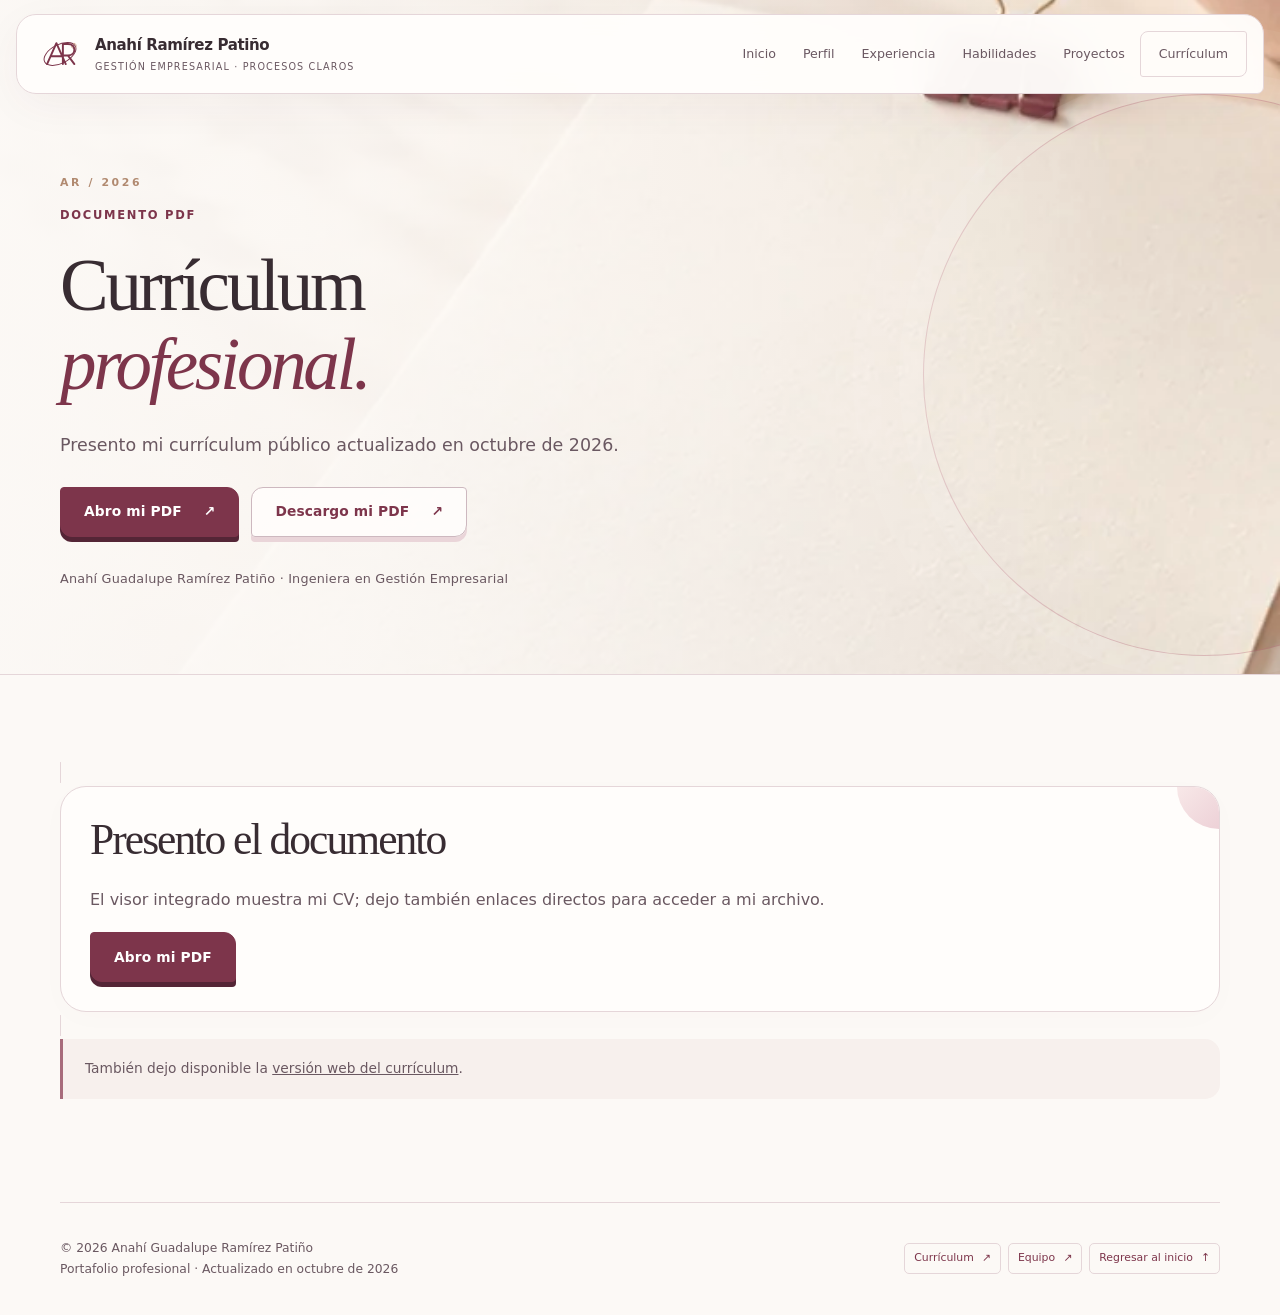
<file: perfiles/anahi/cv-pdf.html>
<!doctype html>
<html lang="es-MX"><head><meta charset="utf-8"><meta name="viewport" content="width=device-width,initial-scale=1"><meta name="theme-color" content="#fcf9f6"><meta name="description" content="Presento mi currículum público actualizado en octubre de 2026."><title>Visor de currículum · Anahí Ramírez</title><link rel="canonical" href="https://descobt-stack.github.io/Equipo-Dinamita-Alfa-Lobo-Buena-Onda/perfiles/anahi/cv-pdf.html"><link rel="icon" type="image/svg+xml" href="assets/ar-mark.svg?v=20261046"><link rel="stylesheet" href="assets/site.css?v=20261046"><link rel="preload" as="image" href="assets/cv.webp"><script src="assets/site.js?v=20261046" defer></script></head>
<body><a class="skip" href="#contenido">Saltar al contenido</a><header class="header"><nav class="nav" aria-label="Navegación principal"><a class="brand" href="index.html" aria-label="Anahí Ramírez · Inicio"><img src="assets/ar-mark.svg?v=20261046" alt="" width="46" height="46"><span><strong>Anahí Ramírez Patiño</strong><small>Gestión empresarial · procesos claros</small></span></a><button type="button" class="menu" aria-controls="navLinks" aria-expanded="false">Menú</button><div class="links" id="navLinks"><a href="index.html">Inicio</a><a href="perfil.html">Perfil</a><a href="experiencia.html">Experiencia</a><a href="habilidades.html">Habilidades</a><a href="proyectos.html">Proyectos</a><a href="cv.html" class="nav-cv">Currículum</a></div></nav></header>
<main id="contenido"><section class="hero" aria-labelledby="hero-title"><picture class="art" aria-hidden="true"><source media="(max-width:640px)" srcset="assets/cv-mobile.webp"><img src="assets/cv.webp" width="1536" height="1024" alt="" fetchpriority="high"></picture><div class="shell"><div class="hero-content"><p class="kicker">Documento PDF</p><h1 id="hero-title">Currículum<br><em>profesional.</em></h1><p class="lead">Presento mi currículum público actualizado en octubre de 2026.</p><div class="actions"><a class="button primary" href="assets/CV_Anahi_Ramirez_2026_PUBLICO.pdf?v=20261046">Abro mi PDF <span aria-hidden="true">↗</span></a><a class="button " href="assets/CV_Anahi_Ramirez_2026_PUBLICO.pdf?v=20261046" download>Descargo mi PDF <span aria-hidden="true">↗</span></a></div><p class="name">Anahí Guadalupe Ramírez Patiño · Ingeniera en Gestión Empresarial</p></div></div></section><section class="shell section"><object class="viewer" data="assets/CV_Anahi_Ramirez_2026_PUBLICO.pdf?v=20261046" type="application/pdf" aria-label="Currículum de Anahí Ramírez en PDF"><div class="card"><h2>Presento el documento</h2><p>El visor integrado muestra mi CV; dejo también enlaces directos para acceder a mi archivo.</p><a class="button primary" href="assets/CV_Anahi_Ramirez_2026_PUBLICO.pdf?v=20261046">Abro mi PDF</a></div></object><p class="note">También dejo disponible la <a href="cv.html">versión web del currículum</a>.</p></section></main>
<footer class="shell footer"><div><p>© 2026 Anahí Guadalupe Ramírez Patiño</p><p>Portafolio profesional · Actualizado en octubre de 2026</p></div><nav class="footer-actions" aria-label="Enlaces finales"><a class="footer-button" href="cv.html">Currículum <span aria-hidden="true">↗</span></a><a class="footer-button" href="equipo.html">Equipo <span aria-hidden="true">↗</span></a><a class="footer-button" href="index.html">Regresar al inicio <span aria-hidden="true">↑</span></a></nav></footer></body></html>
</file>
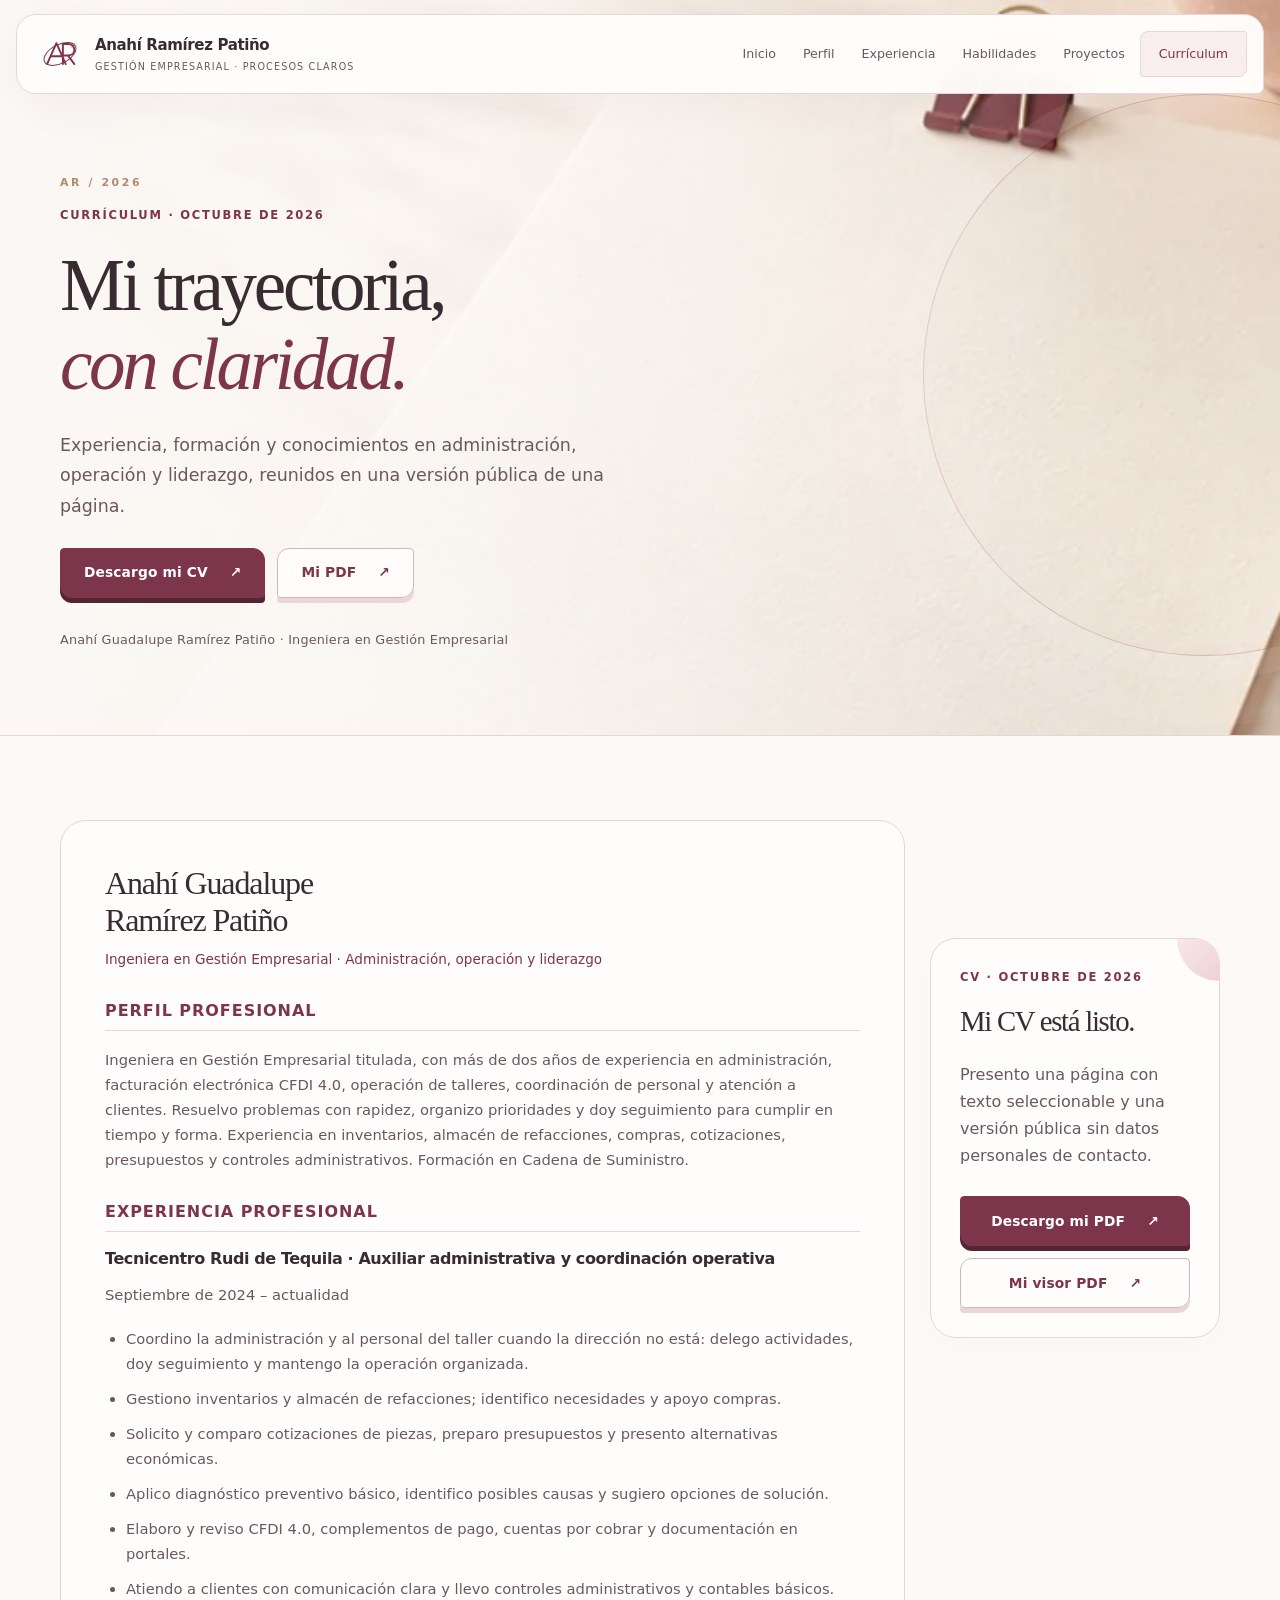
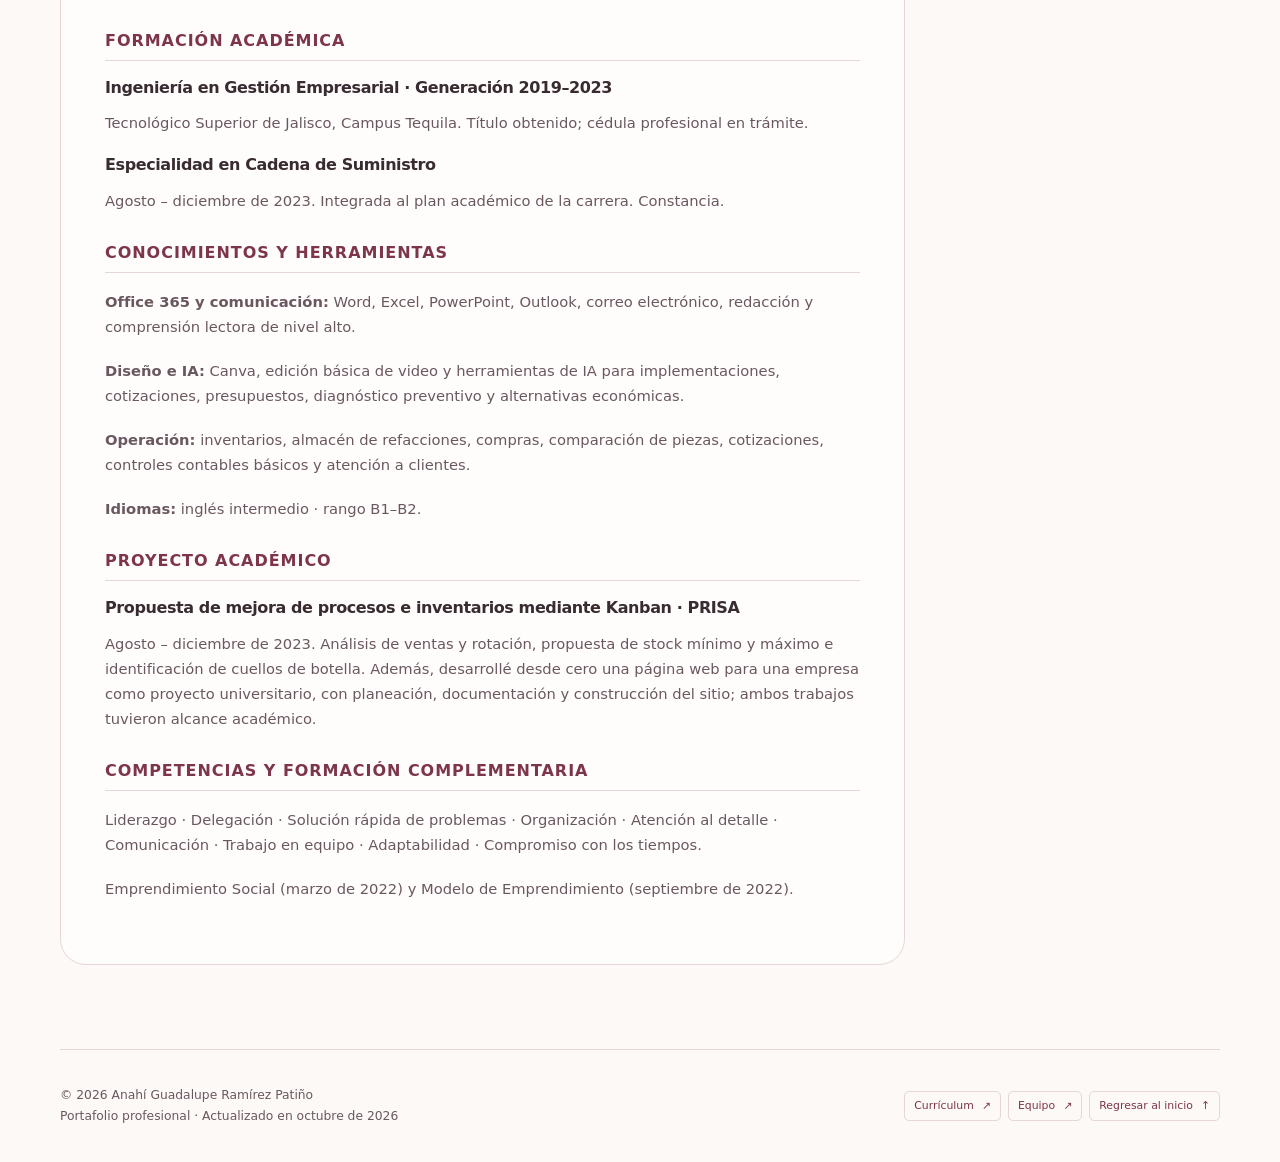
<file: perfiles/anahi/cv.html>
<!doctype html>
<html lang="es-MX"><head><meta charset="utf-8"><meta name="viewport" content="width=device-width,initial-scale=1"><meta name="theme-color" content="#fcf9f6"><meta name="description" content="Experiencia, formación y conocimientos en administración, operación y liderazgo, reunidos en una versión pública de una página."><title>Currículum profesional · Anahí Ramírez</title><link rel="canonical" href="https://descobt-stack.github.io/Equipo-Dinamita-Alfa-Lobo-Buena-Onda/perfiles/anahi/cv.html"><link rel="icon" type="image/svg+xml" href="assets/ar-mark.svg?v=20261046"><link rel="stylesheet" href="assets/site.css?v=20261046"><link rel="preload" as="image" href="assets/cv.webp"><script src="assets/site.js?v=20261046" defer></script></head>
<body><a class="skip" href="#contenido">Saltar al contenido</a><header class="header"><nav class="nav" aria-label="Navegación principal"><a class="brand" href="index.html" aria-label="Anahí Ramírez · Inicio"><img src="assets/ar-mark.svg?v=20261046" alt="" width="46" height="46"><span><strong>Anahí Ramírez Patiño</strong><small>Gestión empresarial · procesos claros</small></span></a><button type="button" class="menu" aria-controls="navLinks" aria-expanded="false">Menú</button><div class="links" id="navLinks"><a href="index.html">Inicio</a><a href="perfil.html">Perfil</a><a href="experiencia.html">Experiencia</a><a href="habilidades.html">Habilidades</a><a href="proyectos.html">Proyectos</a><a href="cv.html" aria-current="page" class="nav-cv">Currículum</a></div></nav></header>
<main id="contenido"><section class="hero" aria-labelledby="hero-title"><picture class="art" aria-hidden="true"><source media="(max-width:640px)" srcset="assets/cv-mobile.webp"><img src="assets/cv.webp" width="1536" height="1024" alt="" fetchpriority="high"></picture><div class="shell"><div class="hero-content"><p class="kicker">Currículum · Octubre de 2026</p><h1 id="hero-title">Mi trayectoria,<br><em>con claridad.</em></h1><p class="lead">Experiencia, formación y conocimientos en administración, operación y liderazgo, reunidos en una versión pública de una página.</p><div class="actions"><a class="button primary" href="assets/CV_Anahi_Ramirez_2026_PUBLICO.pdf?v=20261046" download>Descargo mi CV <span aria-hidden="true">↗</span></a><a class="button " href="cv-pdf.html">Mi PDF <span aria-hidden="true">↗</span></a></div><p class="name">Anahí Guadalupe Ramírez Patiño · Ingeniera en Gestión Empresarial</p></div></div></section><section class="shell section cv-layout"><article class="cv-sheet"><h2 class="cv-name">Anahí Guadalupe<br>Ramírez Patiño</h2><p class="subtitle">Ingeniera en Gestión Empresarial · Administración, operación y liderazgo</p><h2>Perfil profesional</h2><p>Ingeniera en Gestión Empresarial titulada, con más de dos años de experiencia en administración, facturación electrónica CFDI 4.0, operación de talleres, coordinación de personal y atención a clientes. Resuelvo problemas con rapidez, organizo prioridades y doy seguimiento para cumplir en tiempo y forma. Experiencia en inventarios, almacén de refacciones, compras, cotizaciones, presupuestos y controles administrativos. Formación en Cadena de Suministro.</p><h2>Experiencia profesional</h2><h3>Tecnicentro Rudi de Tequila · Auxiliar administrativa y coordinación operativa</h3><p>Septiembre de 2024 – actualidad</p><ul><li>Coordino la administración y al personal del taller cuando la dirección no está: delego actividades, doy seguimiento y mantengo la operación organizada.</li><li>Gestiono inventarios y almacén de refacciones; identifico necesidades y apoyo compras.</li><li>Solicito y comparo cotizaciones de piezas, preparo presupuestos y presento alternativas económicas.</li><li>Aplico diagnóstico preventivo básico, identifico posibles causas y sugiero opciones de solución.</li><li>Elaboro y reviso CFDI 4.0, complementos de pago, cuentas por cobrar y documentación en portales.</li><li>Atiendo a clientes con comunicación clara y llevo controles administrativos y contables básicos.</li></ul><h2>Formación académica</h2><h3>Ingeniería en Gestión Empresarial · Generación 2019–2023</h3><p>Tecnológico Superior de Jalisco, Campus Tequila. Título obtenido; cédula profesional en trámite.</p><h3>Especialidad en Cadena de Suministro</h3><p>Agosto – diciembre de 2023. Integrada al plan académico de la carrera. Constancia.</p><h2>Conocimientos y herramientas</h2><p><strong>Office 365 y comunicación:</strong> Word, Excel, PowerPoint, Outlook, correo electrónico, redacción y comprensión lectora de nivel alto.</p><p><strong>Diseño e IA:</strong> Canva, edición básica de video y herramientas de IA para implementaciones, cotizaciones, presupuestos, diagnóstico preventivo y alternativas económicas.</p><p><strong>Operación:</strong> inventarios, almacén de refacciones, compras, comparación de piezas, cotizaciones, controles contables básicos y atención a clientes.</p><p><strong>Idiomas:</strong> inglés intermedio · rango B1–B2.</p><h2>Proyecto académico</h2><h3>Propuesta de mejora de procesos e inventarios mediante Kanban · PRISA</h3><p>Agosto – diciembre de 2023. Análisis de ventas y rotación, propuesta de stock mínimo y máximo e identificación de cuellos de botella. Además, desarrollé desde cero una página web para una empresa como proyecto universitario, con planeación, documentación y construcción del sitio; ambos trabajos tuvieron alcance académico.</p><h2>Competencias y formación complementaria</h2><p>Liderazgo · Delegación · Solución rápida de problemas · Organización · Atención al detalle · Comunicación · Trabajo en equipo · Adaptabilidad · Compromiso con los tiempos.</p><p>Emprendimiento Social (marzo de 2022) y Modelo de Emprendimiento (septiembre de 2022).</p></article><aside class="card cv-aside"><p class="kicker">CV · Octubre de 2026</p><h2>Mi CV está listo.</h2><p>Presento una página con texto seleccionable y una versión pública sin datos personales de contacto.</p><div class="actions"><a class="button primary" href="assets/CV_Anahi_Ramirez_2026_PUBLICO.pdf?v=20261046" download>Descargo mi PDF <span aria-hidden="true">↗</span></a><a class="button " href="cv-pdf.html">Mi visor PDF <span aria-hidden="true">↗</span></a></div></aside></section></main>
<footer class="shell footer"><div><p>© 2026 Anahí Guadalupe Ramírez Patiño</p><p>Portafolio profesional · Actualizado en octubre de 2026</p></div><nav class="footer-actions" aria-label="Enlaces finales"><a class="footer-button" href="cv.html">Currículum <span aria-hidden="true">↗</span></a><a class="footer-button" href="equipo.html">Equipo <span aria-hidden="true">↗</span></a><a class="footer-button" href="index.html">Regresar al inicio <span aria-hidden="true">↑</span></a></nav></footer></body></html>
</file>
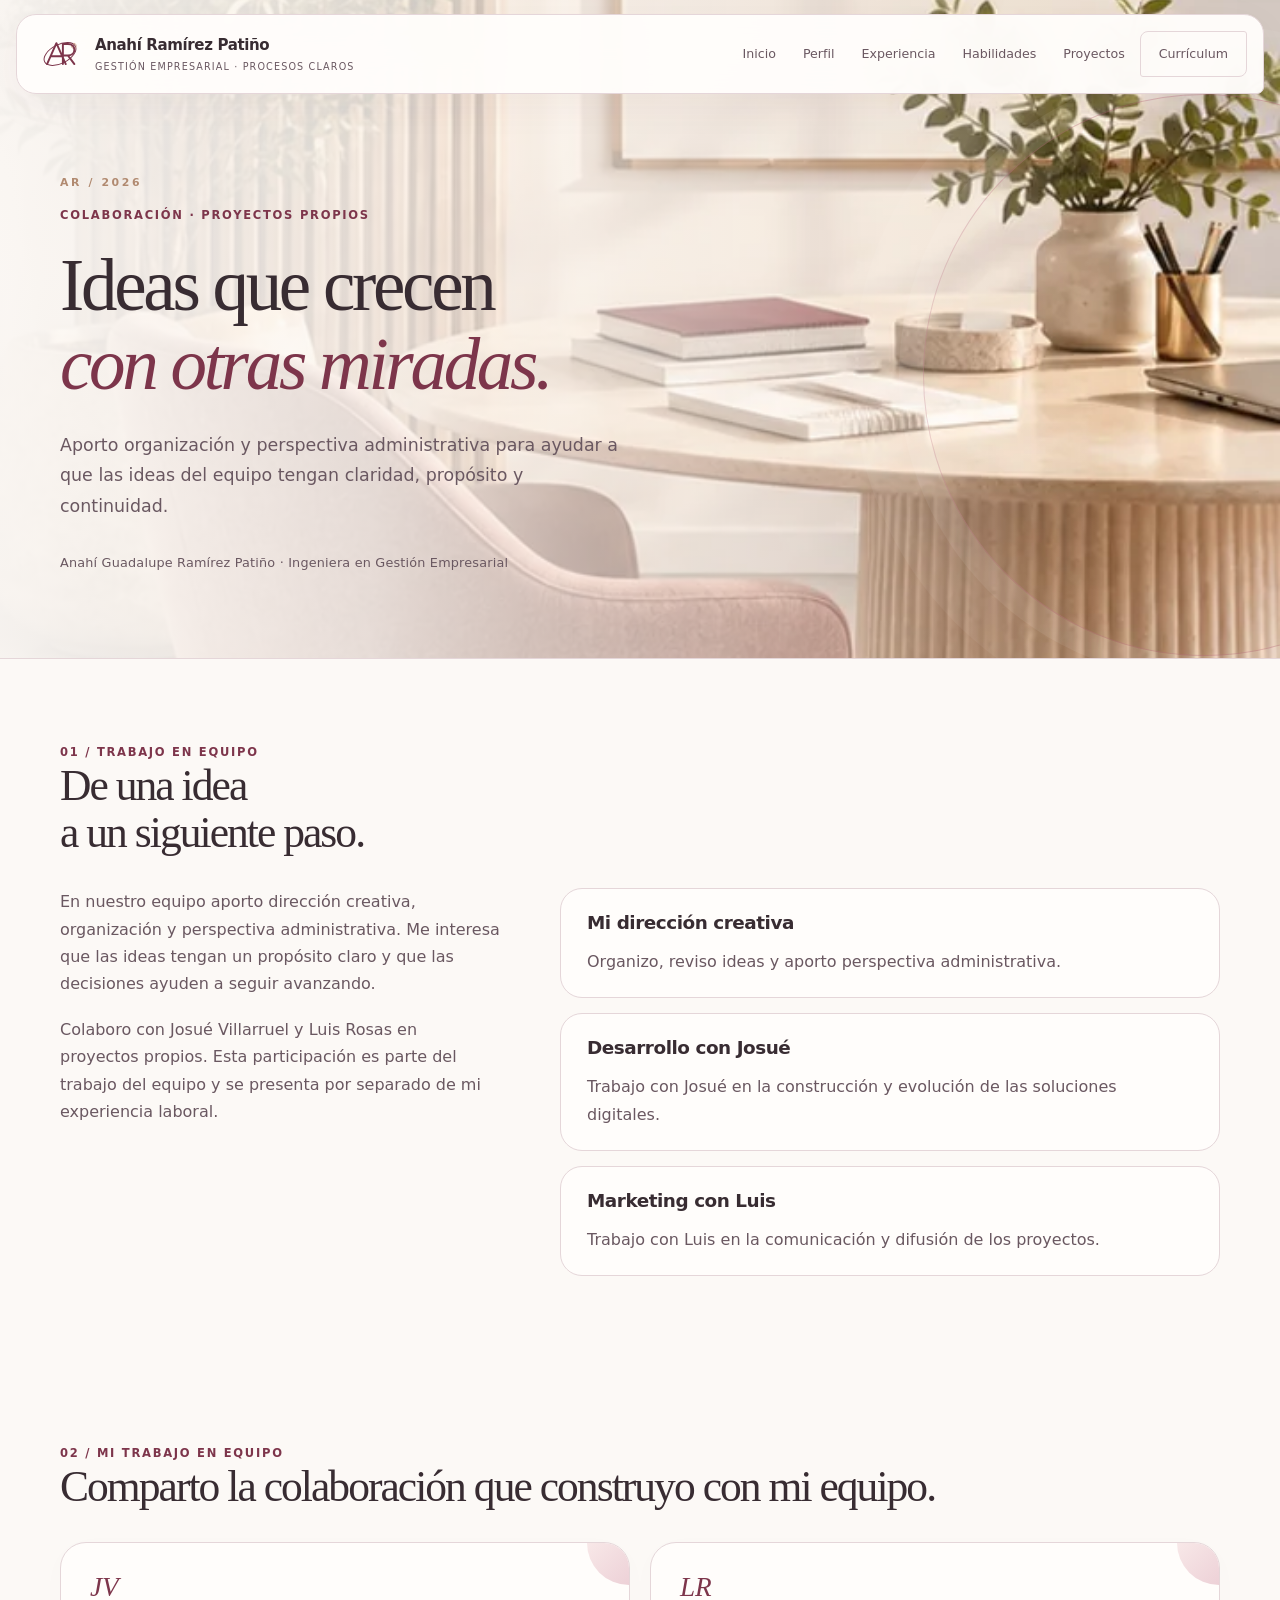
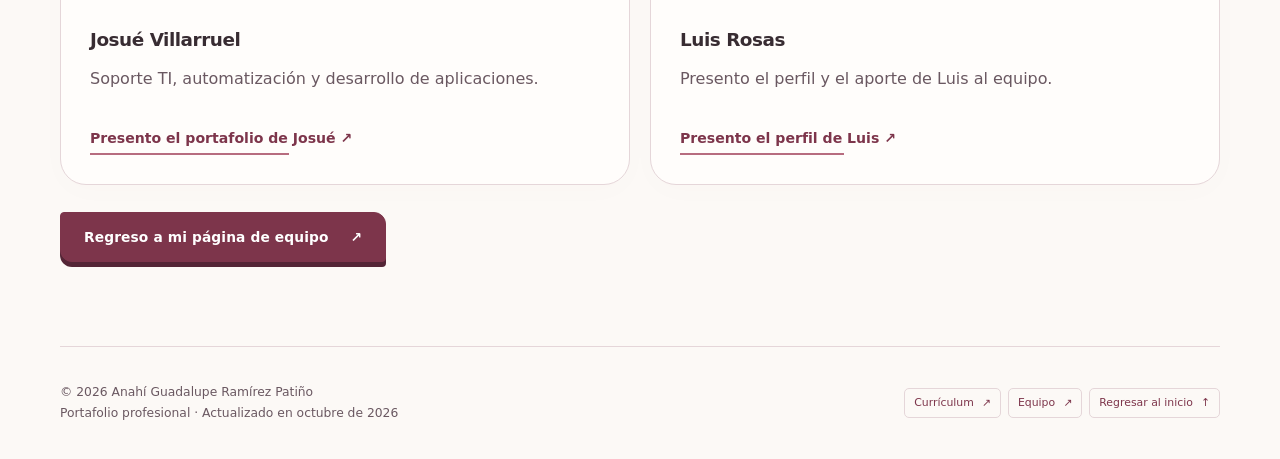
<file: perfiles/anahi/equipo.html>
<!doctype html>
<html lang="es-MX"><head><meta charset="utf-8"><meta name="viewport" content="width=device-width,initial-scale=1"><meta name="theme-color" content="#fcf9f6"><meta name="description" content="Aporto organización y perspectiva administrativa para ayudar a que las ideas del equipo tengan claridad, propósito y continuidad."><title>Trabajo en equipo · Anahí Ramírez</title><link rel="canonical" href="https://descobt-stack.github.io/Equipo-Dinamita-Alfa-Lobo-Buena-Onda/perfiles/anahi/equipo.html"><link rel="icon" type="image/svg+xml" href="assets/ar-mark.svg?v=20261046"><link rel="stylesheet" href="assets/site.css?v=20261046"><link rel="preload" as="image" href="assets/equipo.webp"><script src="assets/site.js?v=20261046" defer></script></head>
<body><a class="skip" href="#contenido">Saltar al contenido</a><header class="header"><nav class="nav" aria-label="Navegación principal"><a class="brand" href="index.html" aria-label="Anahí Ramírez · Inicio"><img src="assets/ar-mark.svg?v=20261046" alt="" width="46" height="46"><span><strong>Anahí Ramírez Patiño</strong><small>Gestión empresarial · procesos claros</small></span></a><button type="button" class="menu" aria-controls="navLinks" aria-expanded="false">Menú</button><div class="links" id="navLinks"><a href="index.html">Inicio</a><a href="perfil.html">Perfil</a><a href="experiencia.html">Experiencia</a><a href="habilidades.html">Habilidades</a><a href="proyectos.html">Proyectos</a><a href="cv.html" class="nav-cv">Currículum</a></div></nav></header>
<main id="contenido"><section class="hero" aria-labelledby="hero-title"><picture class="art" aria-hidden="true"><source media="(max-width:640px)" srcset="assets/equipo-mobile.webp"><img src="assets/equipo.webp" width="1536" height="1024" alt="" fetchpriority="high"></picture><div class="shell"><div class="hero-content"><p class="kicker">Colaboración · Proyectos propios</p><h1 id="hero-title">Ideas que crecen<br><em>con otras miradas.</em></h1><p class="lead">Aporto organización y perspectiva administrativa para ayudar a que las ideas del equipo tengan claridad, propósito y continuidad.</p><p class="name">Anahí Guadalupe Ramírez Patiño · Ingeniera en Gestión Empresarial</p></div></div></section><section class="shell section"><div class="section-head"><div><p class="kicker">01 / Trabajo en equipo</p><h2>De una idea<br>a un siguiente paso.</h2></div></div><div class="split"><div><p>En nuestro equipo aporto dirección creativa, organización y perspectiva administrativa. Me interesa que las ideas tengan un propósito claro y que las decisiones ayuden a seguir avanzando.</p><p>Colaboro con Josué Villarruel y Luis Rosas en proyectos propios. Esta participación es parte del trabajo del equipo y se presenta por separado de mi experiencia laboral.</p></div><div class="detail-list"><article><h3>Mi dirección creativa</h3><p>Organizo, reviso ideas y aporto perspectiva administrativa.</p></article><article><h3>Desarrollo con Josué</h3><p>Trabajo con Josué en la construcción y evolución de las soluciones digitales.</p></article><article><h3>Marketing con Luis</h3><p>Trabajo con Luis en la comunicación y difusión de los proyectos.</p></article></div></div></section><section class="shell section"><div class="section-head"><div><p class="kicker">02 / Mi trabajo en equipo</p><h2>Comparto la colaboración que construyo con mi equipo.</h2></div></div><div class="grid two"><article class="card"><span class="number">JV</span><h3>Josué Villarruel</h3><p>Soporte TI, automatización y desarrollo de aplicaciones.</p><a class="text-link" href="https://descobt-stack.github.io/portfolio-josue/">Presento el portafolio de Josué ↗</a></article><article class="card"><span class="number">LR</span><h3>Luis Rosas</h3><p>Presento el perfil y el aporte de Luis al equipo.</p><a class="text-link" href="https://descobt-stack.github.io/Equipo-Dinamita-Alfa-Lobo-Buena-Onda/perfiles/luis-rosas.html">Presento el perfil de Luis ↗</a></article></div><div class="actions"><a class="button primary" href="https://descobt-stack.github.io/Equipo-Dinamita-Alfa-Lobo-Buena-Onda/">Regreso a mi página de equipo <span aria-hidden="true">↗</span></a></div></section></main>
<footer class="shell footer"><div><p>© 2026 Anahí Guadalupe Ramírez Patiño</p><p>Portafolio profesional · Actualizado en octubre de 2026</p></div><nav class="footer-actions" aria-label="Enlaces finales"><a class="footer-button" href="cv.html">Currículum <span aria-hidden="true">↗</span></a><a class="footer-button" href="equipo.html">Equipo <span aria-hidden="true">↗</span></a><a class="footer-button" href="index.html">Regresar al inicio <span aria-hidden="true">↑</span></a></nav></footer></body></html>
</file>
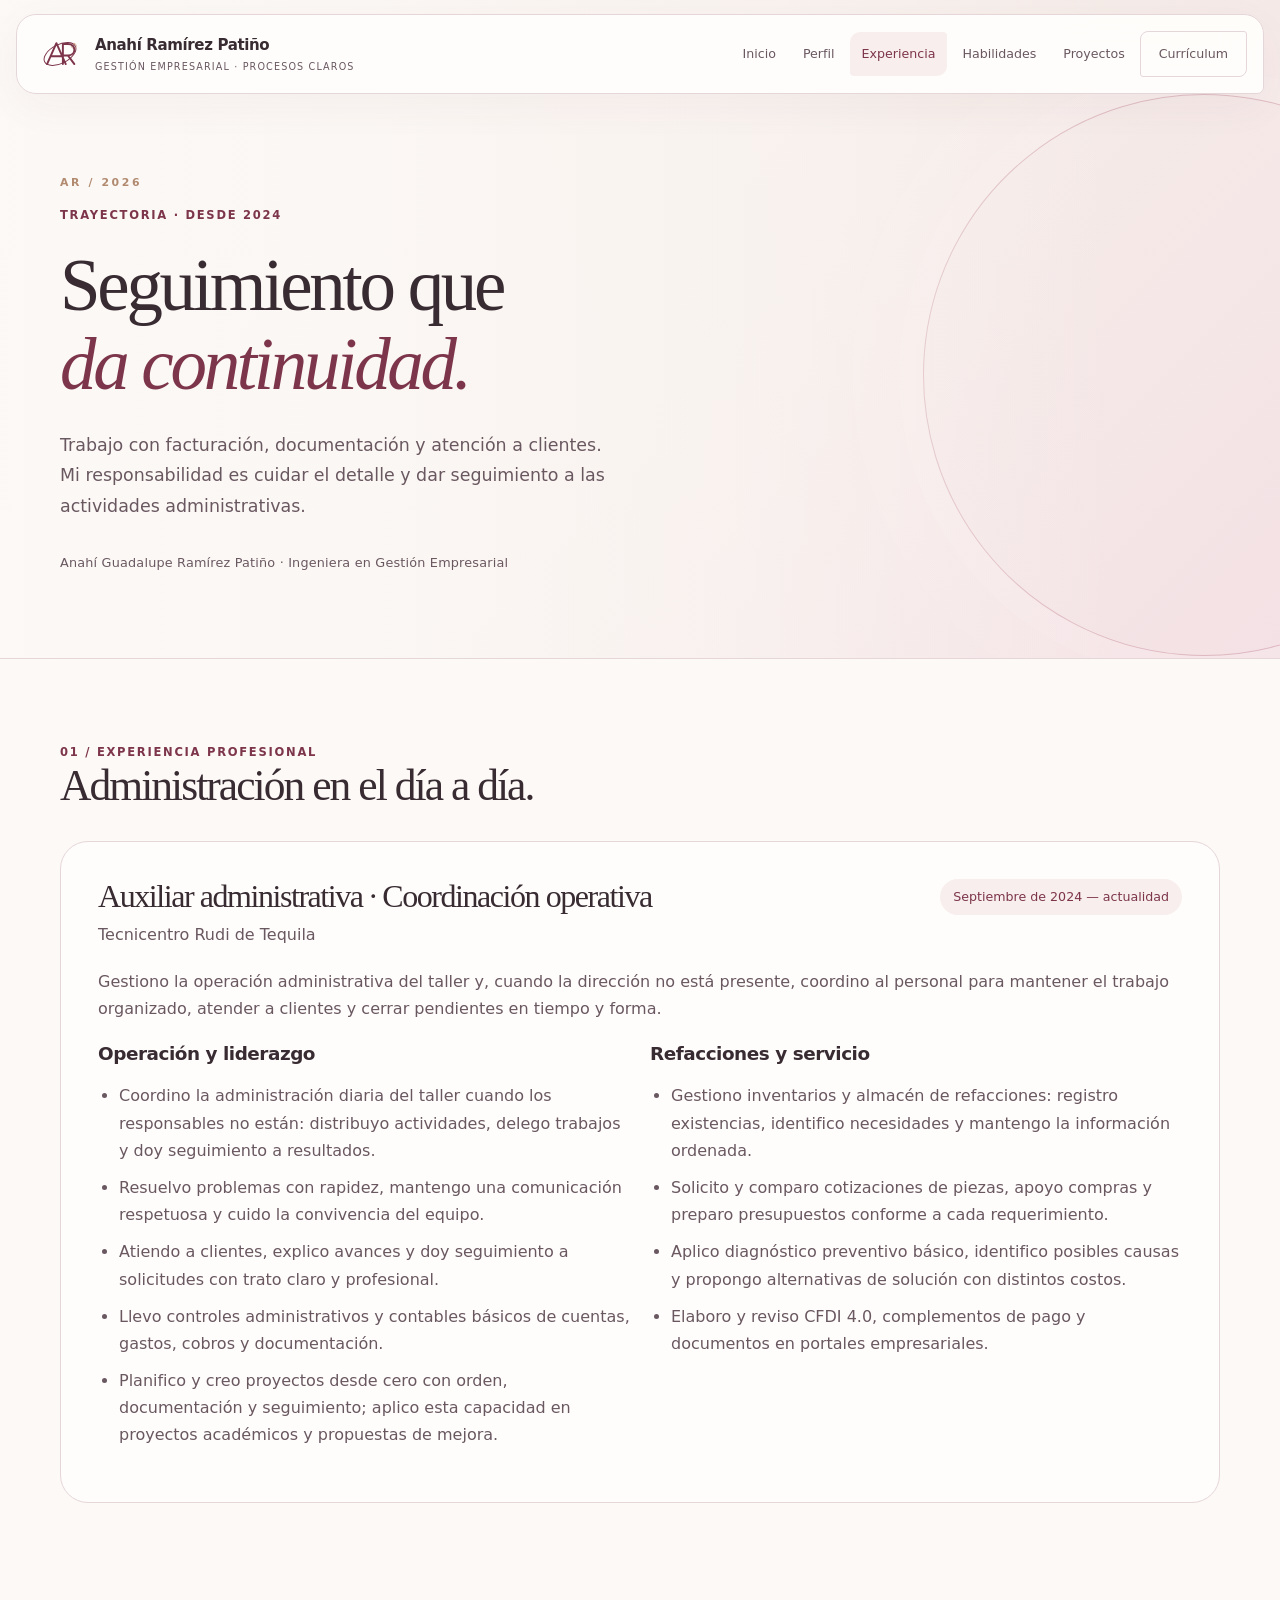
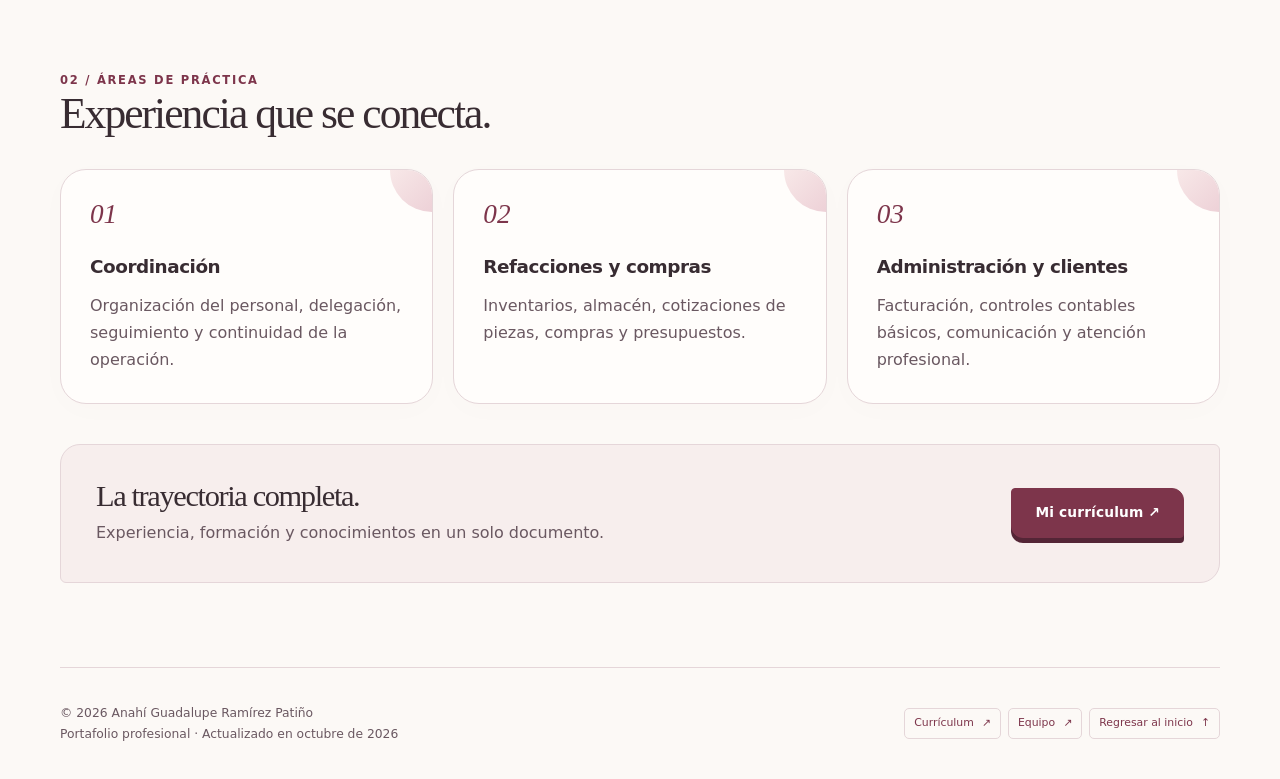
<file: perfiles/anahi/experiencia.html>
<!doctype html>
<html lang="es-MX"><head><meta charset="utf-8"><meta name="viewport" content="width=device-width,initial-scale=1"><meta name="theme-color" content="#fcf9f6"><meta name="description" content="Trabajo con facturación, documentación y atención a clientes. Mi responsabilidad es cuidar el detalle y dar seguimiento a las actividades administrativas."><title>Experiencia profesional · Anahí Ramírez</title><link rel="canonical" href="https://descobt-stack.github.io/Equipo-Dinamita-Alfa-Lobo-Buena-Onda/perfiles/anahi/experiencia.html"><link rel="icon" type="image/svg+xml" href="assets/ar-mark.svg?v=20261046"><link rel="stylesheet" href="assets/site.css?v=20261046"><link rel="preload" as="image" href="assets/experiencia.webp"><script src="assets/site.js?v=20261046" defer></script></head>
<body><a class="skip" href="#contenido">Saltar al contenido</a><header class="header"><nav class="nav" aria-label="Navegación principal"><a class="brand" href="index.html" aria-label="Anahí Ramírez · Inicio"><img src="assets/ar-mark.svg?v=20261046" alt="" width="46" height="46"><span><strong>Anahí Ramírez Patiño</strong><small>Gestión empresarial · procesos claros</small></span></a><button type="button" class="menu" aria-controls="navLinks" aria-expanded="false">Menú</button><div class="links" id="navLinks"><a href="index.html">Inicio</a><a href="perfil.html">Perfil</a><a href="experiencia.html" aria-current="page">Experiencia</a><a href="habilidades.html">Habilidades</a><a href="proyectos.html">Proyectos</a><a href="cv.html" class="nav-cv">Currículum</a></div></nav></header>
<main id="contenido"><section class="hero" aria-labelledby="hero-title"><picture class="art" aria-hidden="true"><source media="(max-width:640px)" srcset="assets/experiencia-mobile.webp"><img src="assets/experiencia.webp" width="1536" height="1024" alt="" fetchpriority="high"></picture><div class="shell"><div class="hero-content"><p class="kicker">Trayectoria · Desde 2024</p><h1 id="hero-title">Seguimiento que<br><em>da continuidad.</em></h1><p class="lead">Trabajo con facturación, documentación y atención a clientes. Mi responsabilidad es cuidar el detalle y dar seguimiento a las actividades administrativas.</p><p class="name">Anahí Guadalupe Ramírez Patiño · Ingeniera en Gestión Empresarial</p></div></div></section><section class="shell section"><div class="section-head"><div><p class="kicker">01 / Experiencia profesional</p><h2>Administración en el día a día.</h2></div></div><article class="wide-card"><div class="job-top"><div><h2>Auxiliar administrativa · Coordinación operativa</h2><p>Tecnicentro Rudi de Tequila</p></div><span class="date">Septiembre de 2024 — actualidad</span></div><p>Gestiono la operación administrativa del taller y, cuando la dirección no está presente, coordino al personal para mantener el trabajo organizado, atender a clientes y cerrar pendientes en tiempo y forma.</p><div class="grid two"><div><h3>Operación y liderazgo</h3><ul><li>Coordino la administración diaria del taller cuando los responsables no están: distribuyo actividades, delego trabajos y doy seguimiento a resultados.</li><li>Resuelvo problemas con rapidez, mantengo una comunicación respetuosa y cuido la convivencia del equipo.</li><li>Atiendo a clientes, explico avances y doy seguimiento a solicitudes con trato claro y profesional.</li><li>Llevo controles administrativos y contables básicos de cuentas, gastos, cobros y documentación.</li><li>Planifico y creo proyectos desde cero con orden, documentación y seguimiento; aplico esta capacidad en proyectos académicos y propuestas de mejora.</li></ul></div><div><h3>Refacciones y servicio</h3><ul><li>Gestiono inventarios y almacén de refacciones: registro existencias, identifico necesidades y mantengo la información ordenada.</li><li>Solicito y comparo cotizaciones de piezas, apoyo compras y preparo presupuestos conforme a cada requerimiento.</li><li>Aplico diagnóstico preventivo básico, identifico posibles causas y propongo alternativas de solución con distintos costos.</li><li>Elaboro y reviso CFDI 4.0, complementos de pago y documentos en portales empresariales.</li></ul></div></div></article></section><section class="shell section"><div class="section-head"><div><p class="kicker">02 / Áreas de práctica</p><h2>Experiencia que se conecta.</h2></div></div><div class="grid"><article class="card"><span class="number">01</span><h3>Coordinación</h3><p>Organización del personal, delegación, seguimiento y continuidad de la operación.</p></article><article class="card"><span class="number">02</span><h3>Refacciones y compras</h3><p>Inventarios, almacén, cotizaciones de piezas, compras y presupuestos.</p></article><article class="card"><span class="number">03</span><h3>Administración y clientes</h3><p>Facturación, controles contables básicos, comunicación y atención profesional.</p></article></div><div class="page-end"><div><h2>La trayectoria completa.</h2><p>Experiencia, formación y conocimientos en un solo documento.</p></div><a class="button primary" href="cv.html">Mi currículum ↗</a></div></section></main>
<footer class="shell footer"><div><p>© 2026 Anahí Guadalupe Ramírez Patiño</p><p>Portafolio profesional · Actualizado en octubre de 2026</p></div><nav class="footer-actions" aria-label="Enlaces finales"><a class="footer-button" href="cv.html">Currículum <span aria-hidden="true">↗</span></a><a class="footer-button" href="equipo.html">Equipo <span aria-hidden="true">↗</span></a><a class="footer-button" href="index.html">Regresar al inicio <span aria-hidden="true">↑</span></a></nav></footer></body></html>
</file>
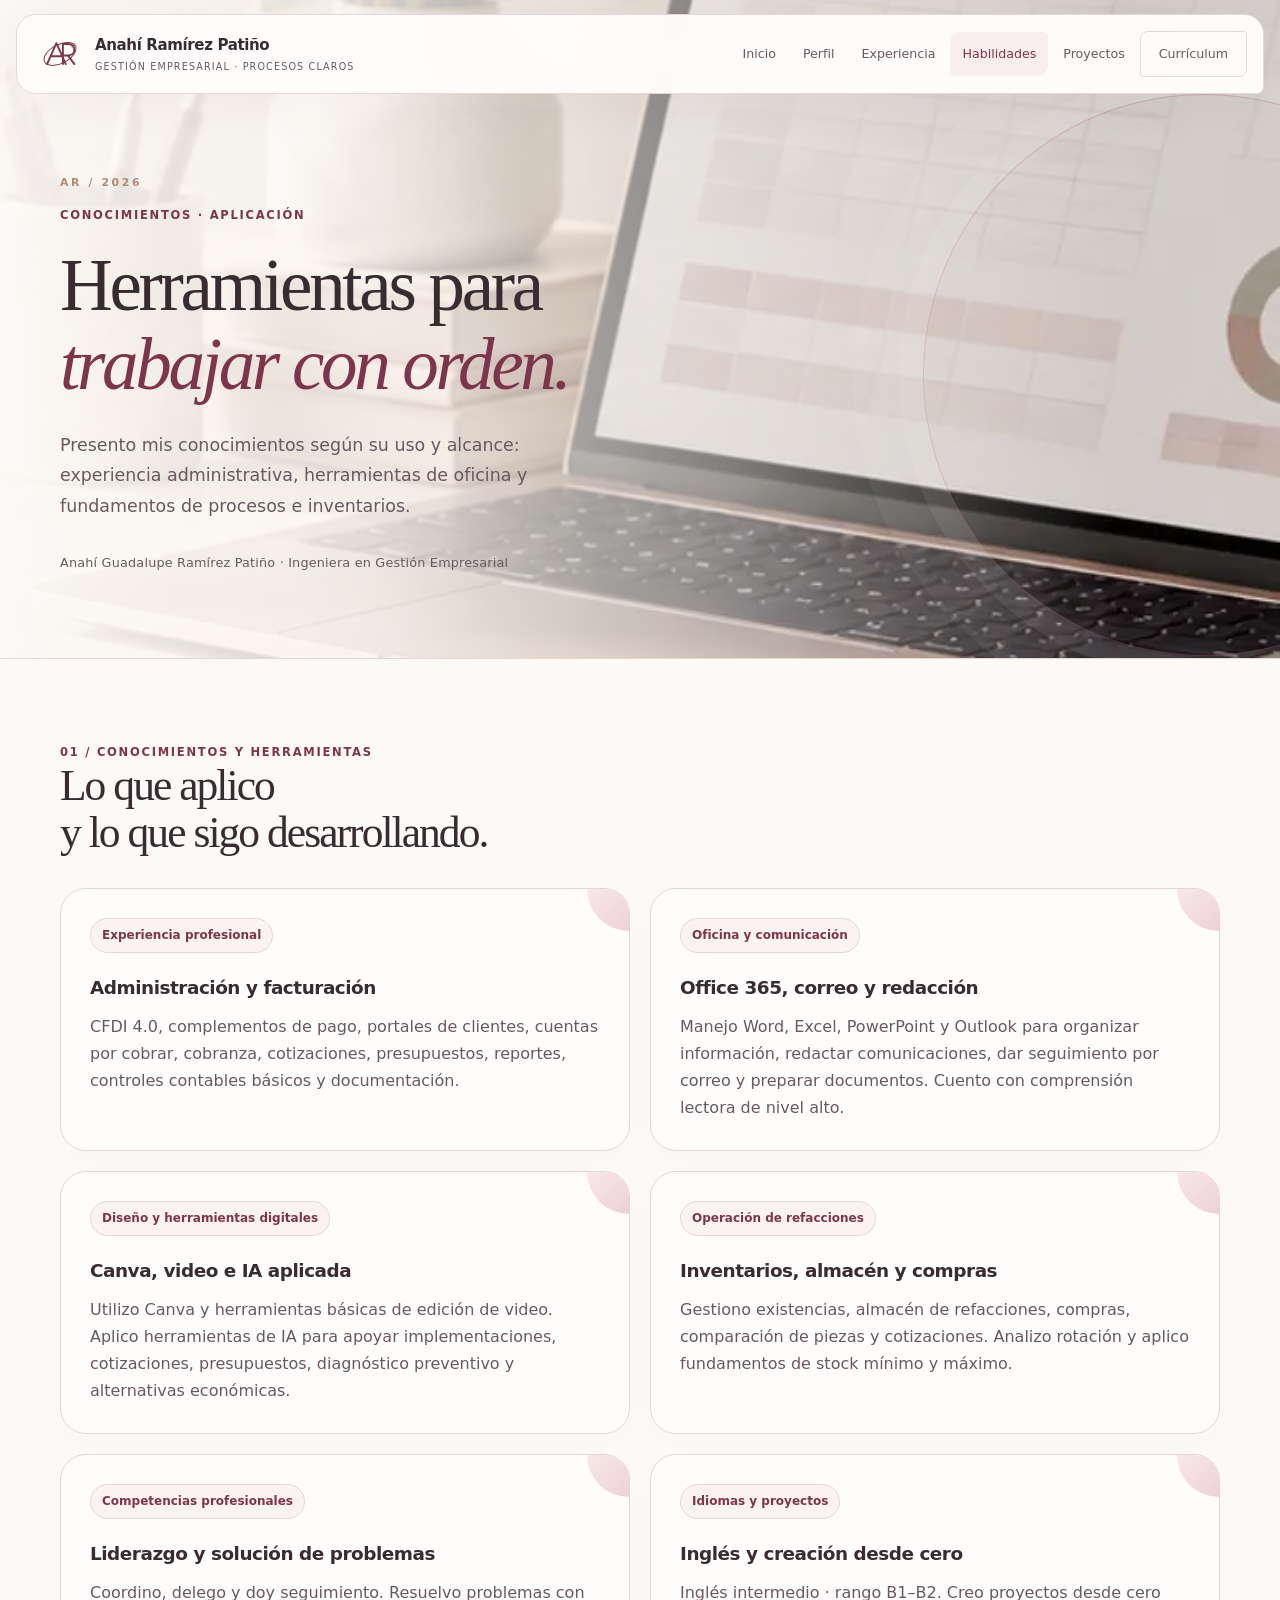
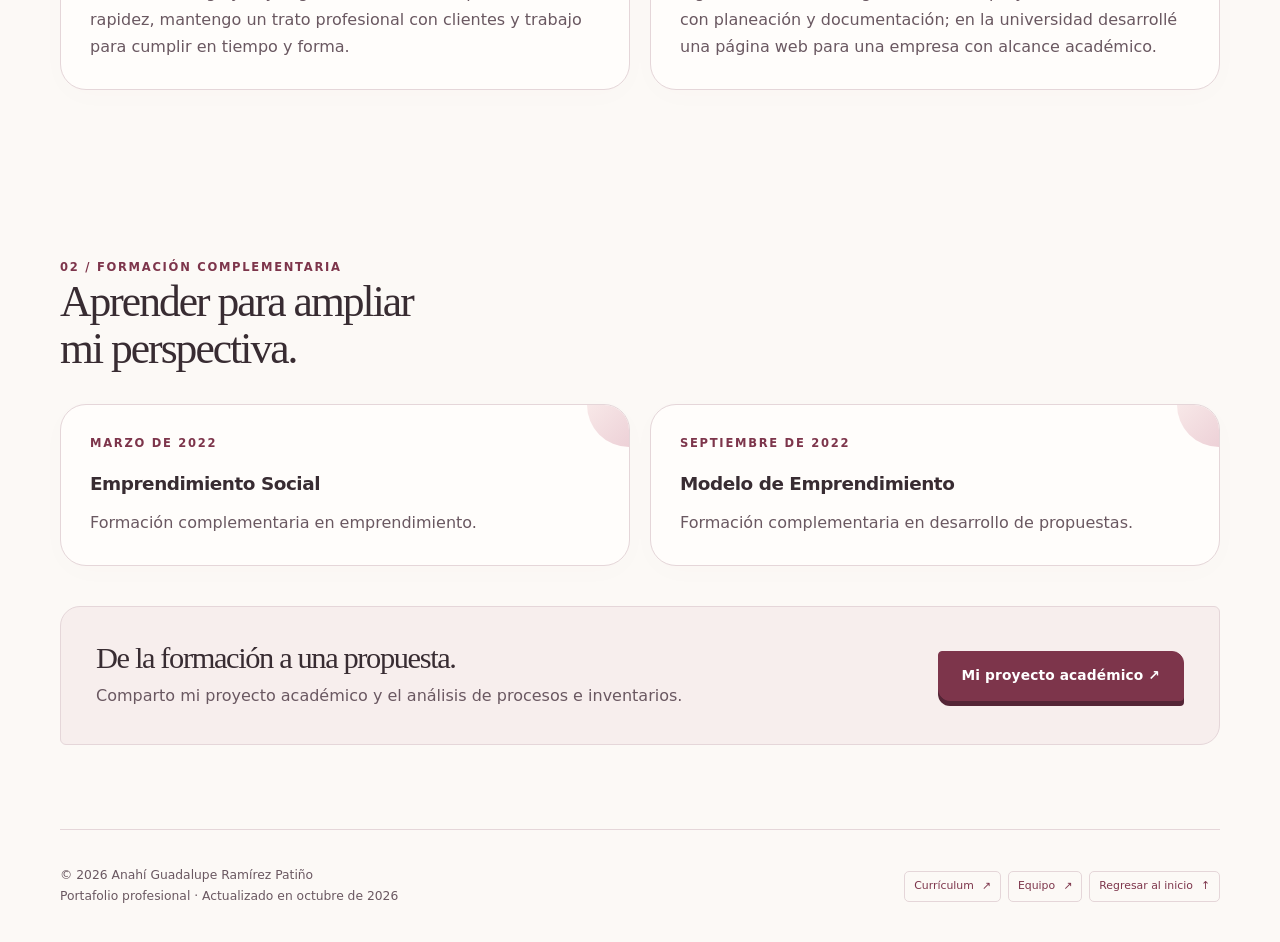
<file: perfiles/anahi/habilidades.html>
<!doctype html>
<html lang="es-MX"><head><meta charset="utf-8"><meta name="viewport" content="width=device-width,initial-scale=1"><meta name="theme-color" content="#fcf9f6"><meta name="description" content="Presento mis conocimientos según su uso y alcance: experiencia administrativa, herramientas de oficina y fundamentos de procesos e inventarios."><title>Habilidades y herramientas · Anahí Ramírez</title><link rel="canonical" href="https://descobt-stack.github.io/Equipo-Dinamita-Alfa-Lobo-Buena-Onda/perfiles/anahi/habilidades.html"><link rel="icon" type="image/svg+xml" href="assets/ar-mark.svg?v=20261046"><link rel="stylesheet" href="assets/site.css?v=20261046"><link rel="preload" as="image" href="assets/habilidades.webp"><script src="assets/site.js?v=20261046" defer></script></head>
<body><a class="skip" href="#contenido">Saltar al contenido</a><header class="header"><nav class="nav" aria-label="Navegación principal"><a class="brand" href="index.html" aria-label="Anahí Ramírez · Inicio"><img src="assets/ar-mark.svg?v=20261046" alt="" width="46" height="46"><span><strong>Anahí Ramírez Patiño</strong><small>Gestión empresarial · procesos claros</small></span></a><button type="button" class="menu" aria-controls="navLinks" aria-expanded="false">Menú</button><div class="links" id="navLinks"><a href="index.html">Inicio</a><a href="perfil.html">Perfil</a><a href="experiencia.html">Experiencia</a><a href="habilidades.html" aria-current="page">Habilidades</a><a href="proyectos.html">Proyectos</a><a href="cv.html" class="nav-cv">Currículum</a></div></nav></header>
<main id="contenido"><section class="hero" aria-labelledby="hero-title"><picture class="art" aria-hidden="true"><source media="(max-width:640px)" srcset="assets/habilidades-mobile.webp"><img src="assets/habilidades.webp" width="1536" height="1024" alt="" fetchpriority="high"></picture><div class="shell"><div class="hero-content"><p class="kicker">Conocimientos · Aplicación</p><h1 id="hero-title">Herramientas para<br><em>trabajar con orden.</em></h1><p class="lead">Presento mis conocimientos según su uso y alcance: experiencia administrativa, herramientas de oficina y fundamentos de procesos e inventarios.</p><p class="name">Anahí Guadalupe Ramírez Patiño · Ingeniera en Gestión Empresarial</p></div></div></section><section class="shell section"><div class="section-head"><div><p class="kicker">01 / Conocimientos y herramientas</p><h2>Lo que aplico<br>y lo que sigo desarrollando.</h2></div></div><div class="grid two"><article class="card"><span class="tag">Experiencia profesional</span><h3 style="margin-top:23px">Administración y facturación</h3><p>CFDI 4.0, complementos de pago, portales de clientes, cuentas por cobrar, cobranza, cotizaciones, presupuestos, reportes, controles contables básicos y documentación.</p></article><article class="card"><span class="tag">Oficina y comunicación</span><h3 style="margin-top:23px">Office 365, correo y redacción</h3><p>Manejo Word, Excel, PowerPoint y Outlook para organizar información, redactar comunicaciones, dar seguimiento por correo y preparar documentos. Cuento con comprensión lectora de nivel alto.</p></article><article class="card"><span class="tag">Diseño y herramientas digitales</span><h3 style="margin-top:23px">Canva, video e IA aplicada</h3><p>Utilizo Canva y herramientas básicas de edición de video. Aplico herramientas de IA para apoyar implementaciones, cotizaciones, presupuestos, diagnóstico preventivo y alternativas económicas.</p></article><article class="card"><span class="tag">Operación de refacciones</span><h3 style="margin-top:23px">Inventarios, almacén y compras</h3><p>Gestiono existencias, almacén de refacciones, compras, comparación de piezas y cotizaciones. Analizo rotación y aplico fundamentos de stock mínimo y máximo.</p></article><article class="card"><span class="tag">Competencias profesionales</span><h3 style="margin-top:23px">Liderazgo y solución de problemas</h3><p>Coordino, delego y doy seguimiento. Resuelvo problemas con rapidez, mantengo un trato profesional con clientes y trabajo para cumplir en tiempo y forma.</p></article><article class="card"><span class="tag">Idiomas y proyectos</span><h3 style="margin-top:23px">Inglés y creación desde cero</h3><p>Inglés intermedio · rango B1–B2. Creo proyectos desde cero con planeación y documentación; en la universidad desarrollé una página web para una empresa con alcance académico.</p></article></div></section><section class="shell section"><div class="section-head"><div><p class="kicker">02 / Formación complementaria</p><h2>Aprender para ampliar<br>mi perspectiva.</h2></div></div><div class="grid two"><article class="card"><p class="kicker">Marzo de 2022</p><h3>Emprendimiento Social</h3><p>Formación complementaria en emprendimiento.</p></article><article class="card"><p class="kicker">Septiembre de 2022</p><h3>Modelo de Emprendimiento</h3><p>Formación complementaria en desarrollo de propuestas.</p></article></div><div class="page-end"><div><h2>De la formación a una propuesta.</h2><p>Comparto mi proyecto académico y el análisis de procesos e inventarios.</p></div><a class="button primary" href="proyectos.html">Mi proyecto académico ↗</a></div></section></main>
<footer class="shell footer"><div><p>© 2026 Anahí Guadalupe Ramírez Patiño</p><p>Portafolio profesional · Actualizado en octubre de 2026</p></div><nav class="footer-actions" aria-label="Enlaces finales"><a class="footer-button" href="cv.html">Currículum <span aria-hidden="true">↗</span></a><a class="footer-button" href="equipo.html">Equipo <span aria-hidden="true">↗</span></a><a class="footer-button" href="index.html">Regresar al inicio <span aria-hidden="true">↑</span></a></nav></footer></body></html>
</file>
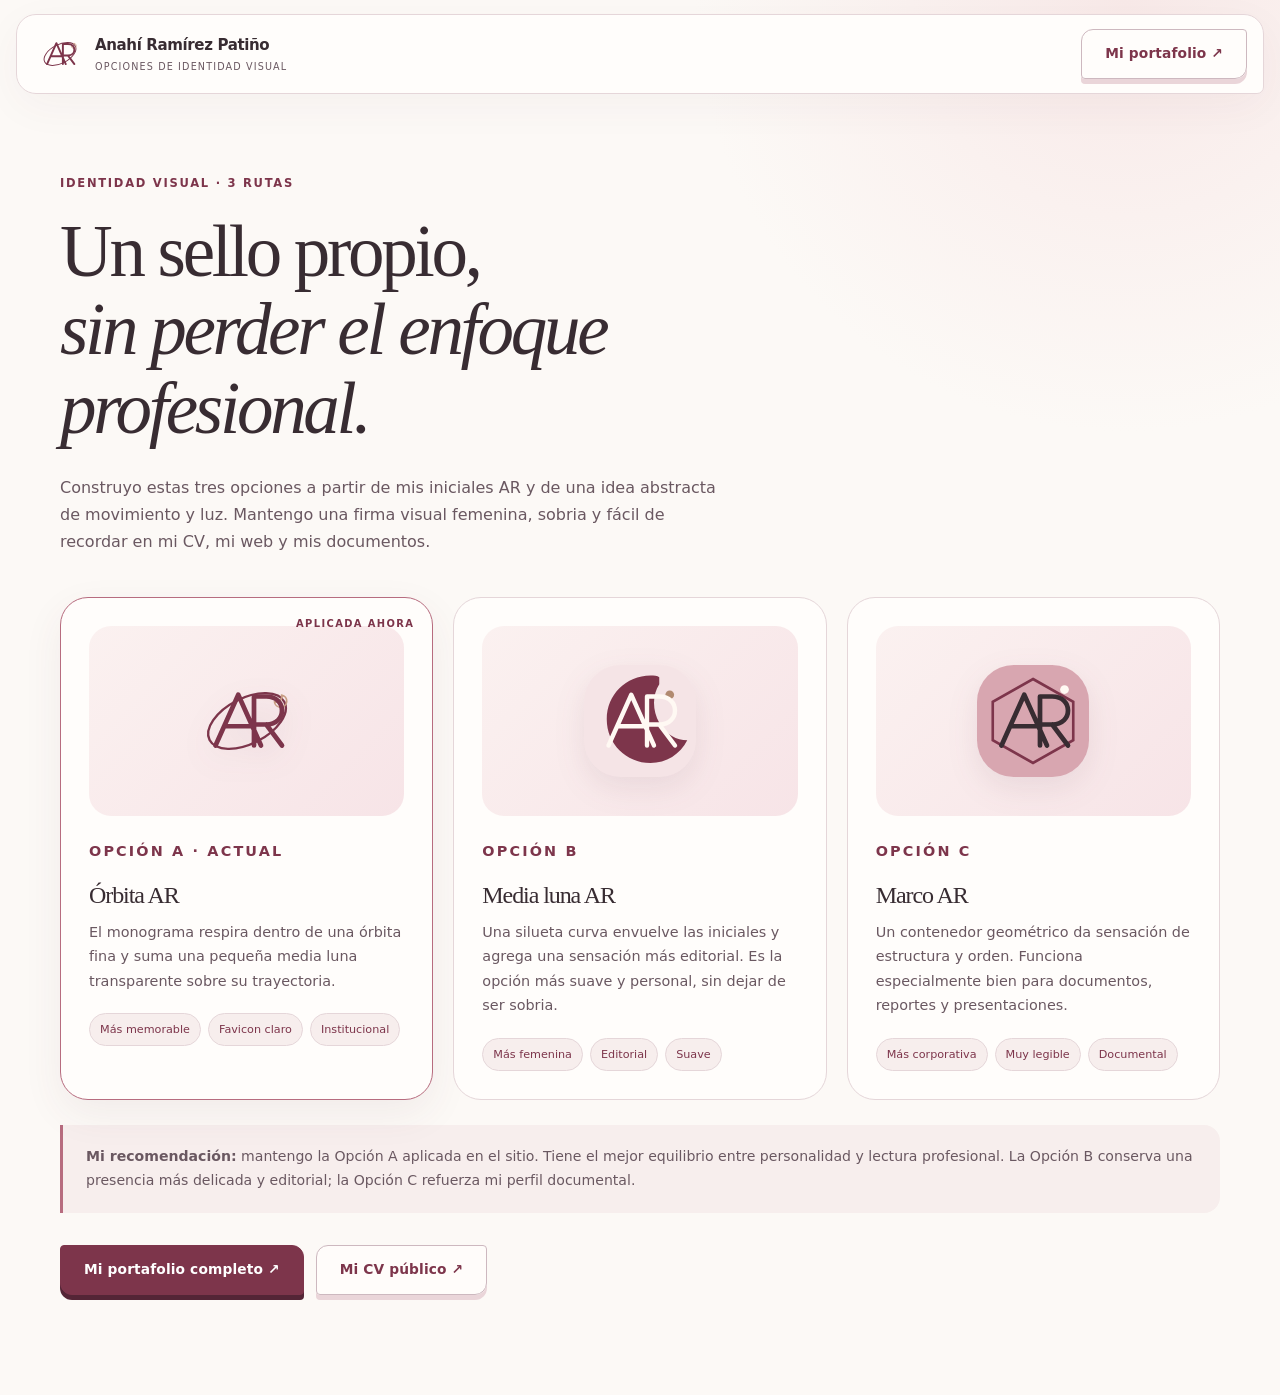
<file: perfiles/anahi/logo-options.html>
<!doctype html>
<html lang="es-MX">
<head>
  <meta charset="utf-8">
  <meta name="viewport" content="width=device-width,initial-scale=1">
  <meta name="theme-color" content="#fcf9f6">
  <meta name="description" content="Opciones de identidad visual para el portafolio profesional de Anahí Ramírez.">
  <title>Opciones de logo · Anahí Ramírez</title>
  <link rel="icon" type="image/svg+xml" href="assets/ar-mark.svg?v=20261046">
  <link rel="stylesheet" href="assets/site.css?v=20261046">
  <style>
    .logo-page{padding:80px 0 100px}.logo-intro{max-width:660px;margin-bottom:42px}.logo-intro h1{margin-top:18px}.logo-grid{display:grid;grid-template-columns:repeat(3,1fr);gap:20px}.logo-choice{background:var(--white);border:1px solid var(--line);border-radius:28px;padding:28px;position:relative;overflow:hidden}.logo-choice.current{border-color:var(--rose-deep);box-shadow:0 14px 40px #61334612}.logo-choice.current:before{content:'APLICADA AHORA';position:absolute;right:18px;top:18px;font-size:.62rem;letter-spacing:.14em;font-weight:750;color:var(--wine)}.logo-preview{min-height:190px;display:grid;place-items:center;border-radius:22px;background:linear-gradient(135deg,#fbf1f0,#f7e4e7);margin-bottom:23px}.logo-preview img{width:112px;height:112px;filter:drop-shadow(0 11px 15px #61334618)}.logo-choice h2{font-size:1.5rem;margin-bottom:11px}.logo-choice p{font-size:.9rem}.logo-meta{display:flex;gap:7px;flex-wrap:wrap;margin-top:20px}.logo-meta span{font-size:.7rem;color:var(--wine);background:var(--soft);border:1px solid var(--line);border-radius:30px;padding:6px 10px}.logo-note{margin-top:25px;padding:20px 23px;background:var(--soft);border-left:3px solid var(--rose-deep);border-radius:0 16px 16px 0;color:var(--muted);font-size:.88rem}.logo-footer{margin-top:32px}@media(max-width:760px){.logo-grid{grid-template-columns:1fr}.logo-page{padding-top:52px}}
  </style>
</head>
<body>
  <a class="skip" href="#contenido">Saltar al contenido</a>
  <header class="header"><nav class="nav" aria-label="Navegación secundaria"><a class="brand" href="index.html" aria-label="Mi portafolio profesional"><img src="assets/ar-mark.svg?v=20261046" alt="" width="46" height="46"><span><strong>Anahí Ramírez Patiño</strong><small>Opciones de identidad visual</small></span></a><a class="button" href="index.html">Mi portafolio ↗</a></nav></header>
  <main id="contenido" class="shell logo-page">
    <div class="logo-intro"><p class="kicker">Identidad visual · 3 rutas</p><h1>Un sello propio,<br><em>sin perder el enfoque profesional.</em></h1><p>Construyo estas tres opciones a partir de mis iniciales AR y de una idea abstracta de movimiento y luz. Mantengo una firma visual femenina, sobria y fácil de recordar en mi CV, mi web y mis documentos.</p></div>
    <section class="logo-grid" aria-label="Opciones de logo">
      <article class="logo-choice current"><div class="logo-preview"><img src="assets/ar-mark.svg?v=20261046" alt="Opción A: monograma AR con media luna pequeña" width="112" height="112"></div><p class="kicker">Opción A · actual</p><h2>Órbita AR</h2><p>El monograma respira dentro de una órbita fina y suma una pequeña media luna transparente sobre su trayectoria.</p><div class="logo-meta"><span>Más memorable</span><span>Favicon claro</span><span>Institucional</span></div></article>
      <article class="logo-choice"><div class="logo-preview"><img src="assets/logo-b-luna.svg" alt="Opción B: monograma AR en media luna" width="112" height="112"></div><p class="kicker">Opción B</p><h2>Media luna AR</h2><p>Una silueta curva envuelve las iniciales y agrega una sensación más editorial. Es la opción más suave y personal, sin dejar de ser sobria.</p><div class="logo-meta"><span>Más femenina</span><span>Editorial</span><span>Suave</span></div></article>
      <article class="logo-choice"><div class="logo-preview"><img src="assets/logo-c-rosa.svg" alt="Opción C: monograma AR geométrico" width="112" height="112"></div><p class="kicker">Opción C</p><h2>Marco AR</h2><p>Un contenedor geométrico da sensación de estructura y orden. Funciona especialmente bien para documentos, reportes y presentaciones.</p><div class="logo-meta"><span>Más corporativa</span><span>Muy legible</span><span>Documental</span></div></article>
    </section>
    <p class="logo-note"><strong>Mi recomendación:</strong> mantengo la Opción A aplicada en el sitio. Tiene el mejor equilibrio entre personalidad y lectura profesional. La Opción B conserva una presencia más delicada y editorial; la Opción C refuerza mi perfil documental.</p>
    <div class="actions logo-footer"><a class="button primary" href="index.html">Mi portafolio completo ↗</a><a class="button" href="cv.html">Mi CV público ↗</a></div>
  </main>
</body>
</html>
</file>
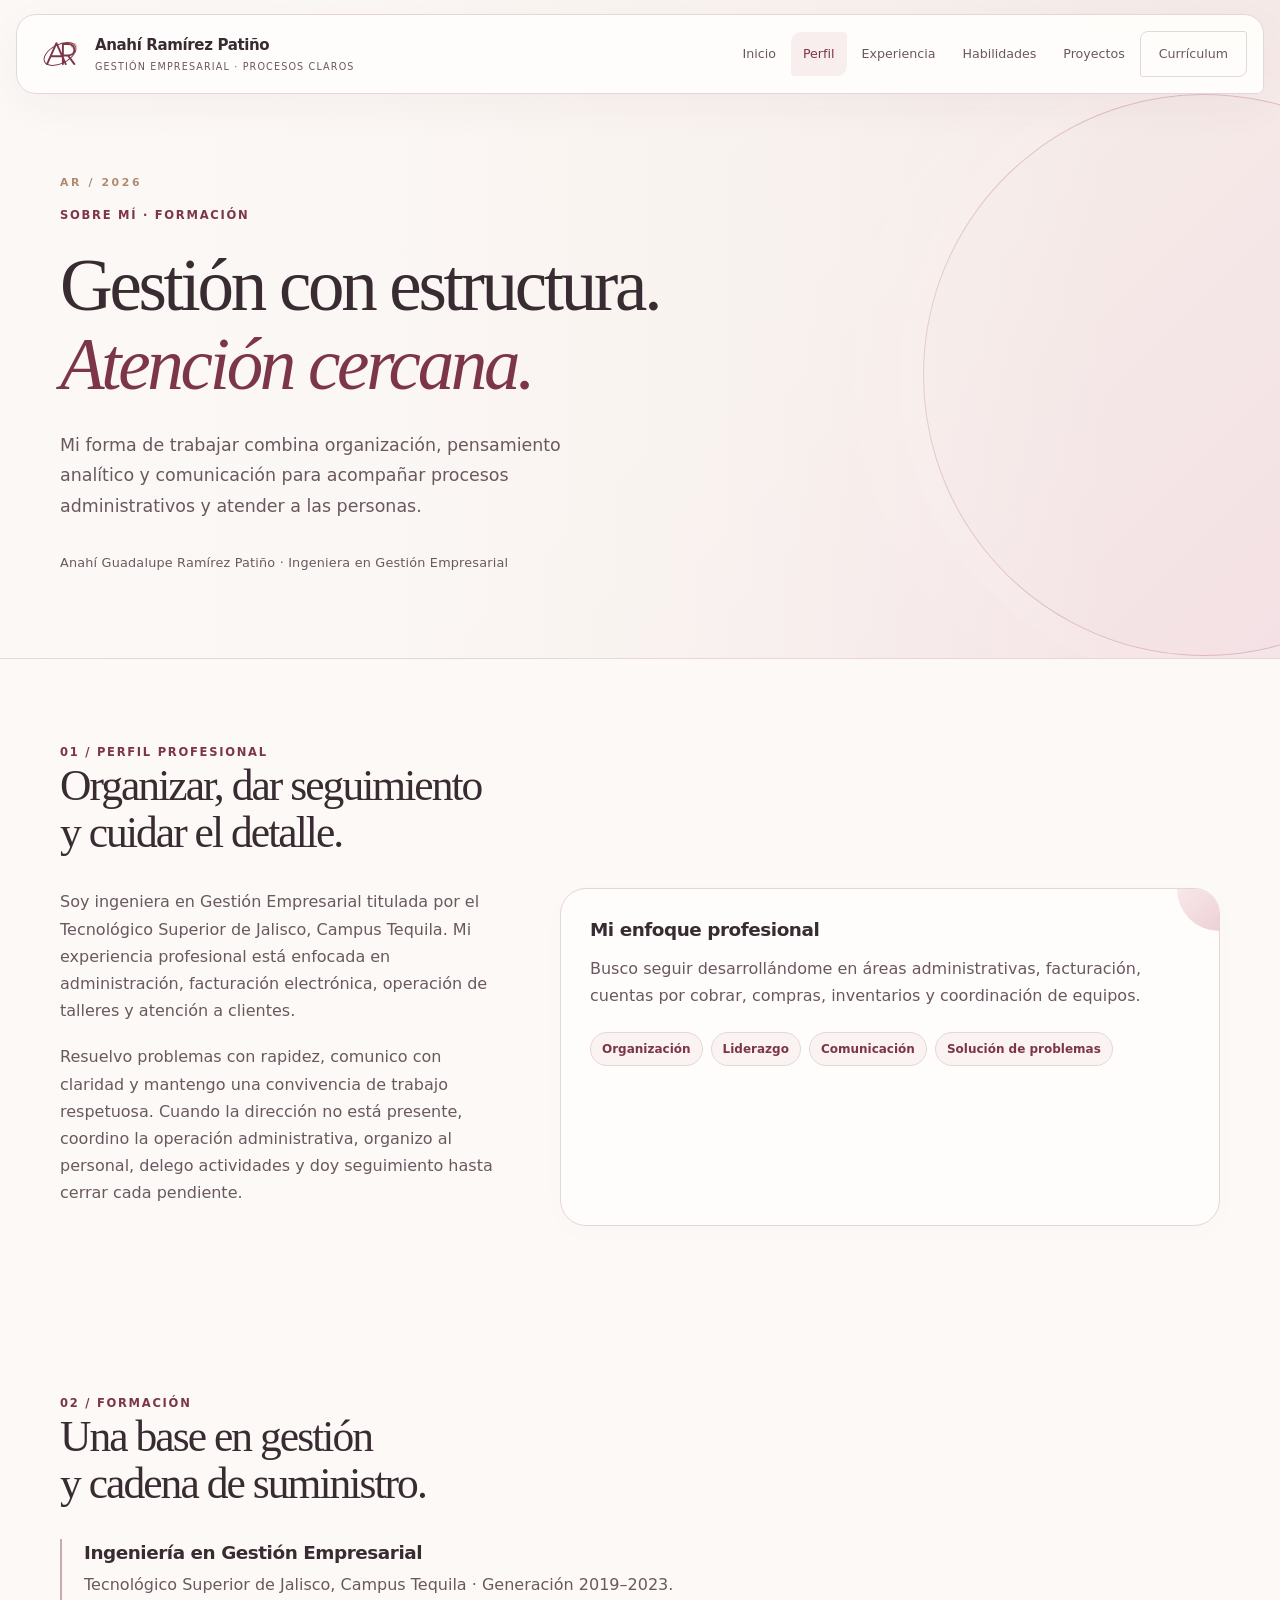
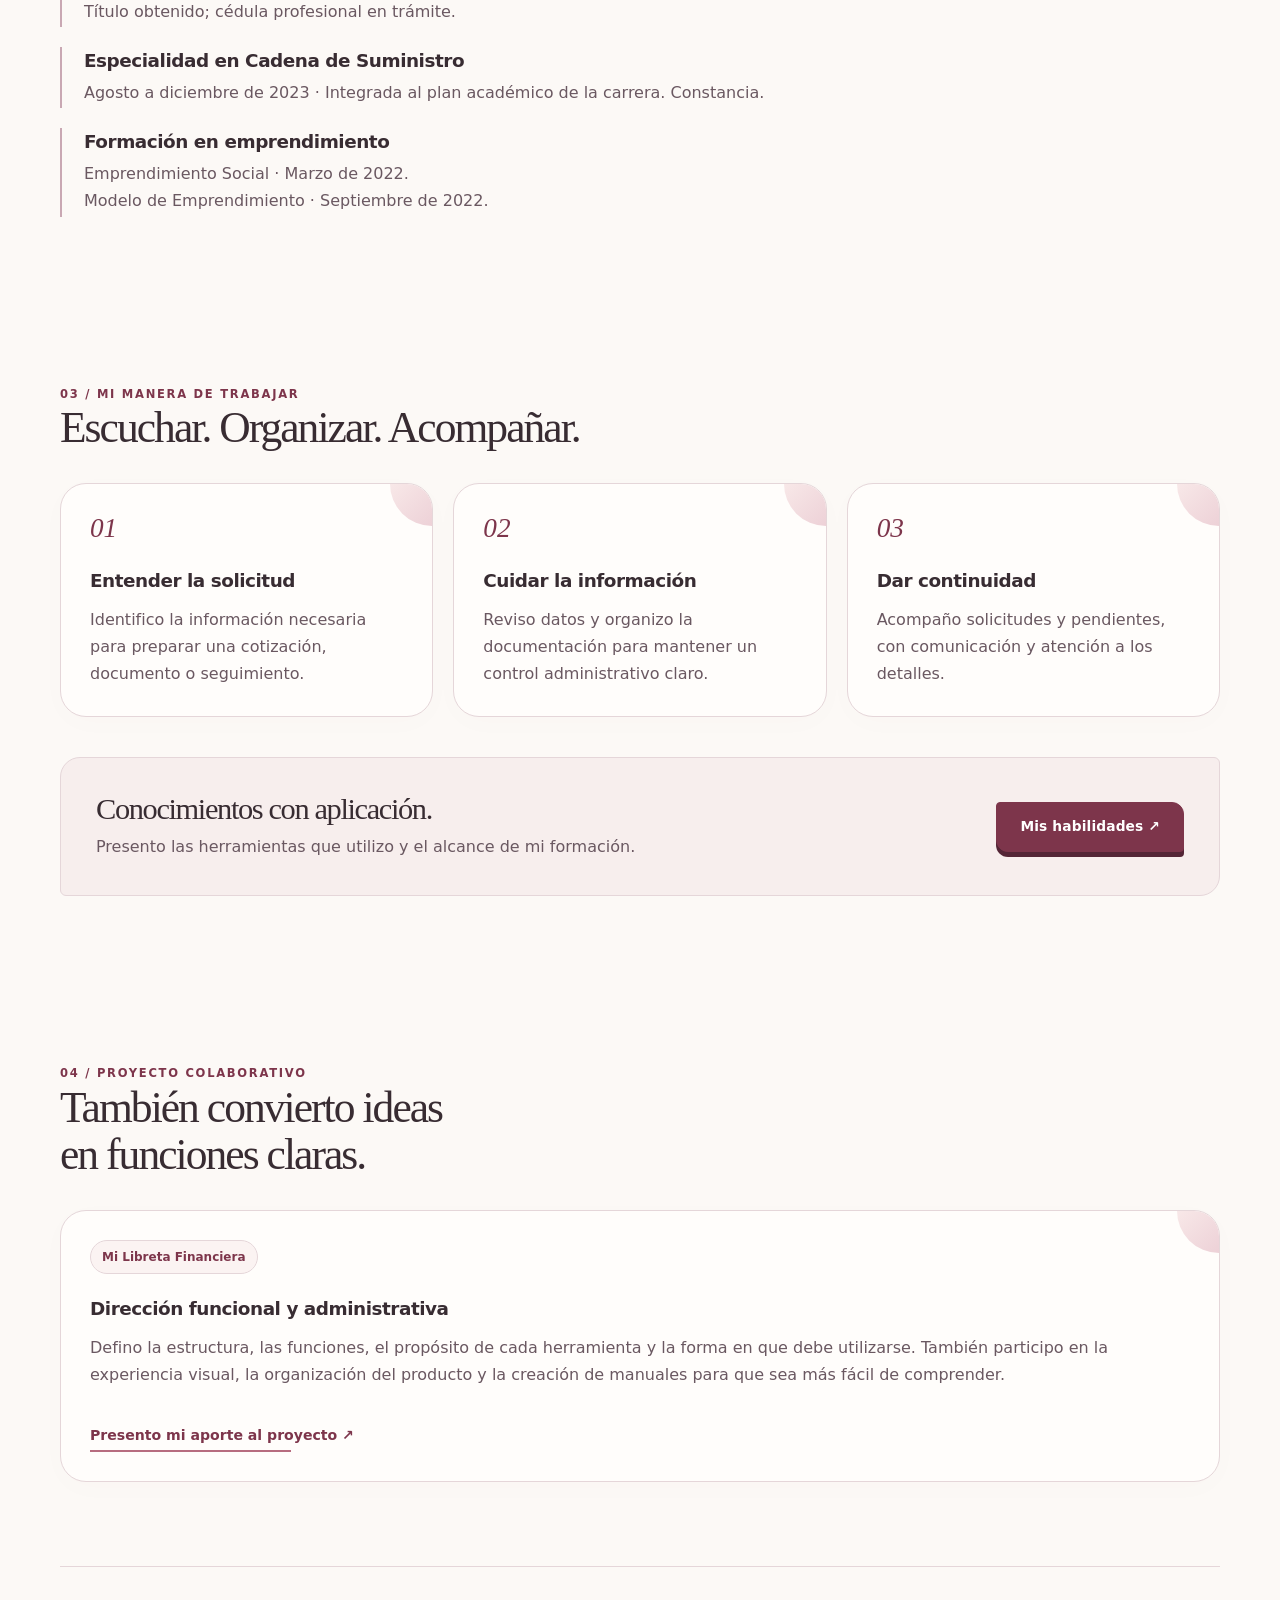
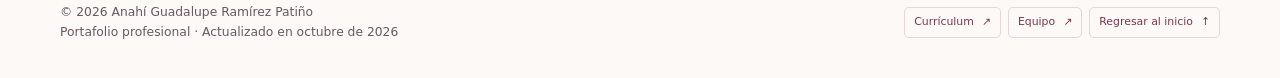
<file: perfiles/anahi/perfil.html>
<!doctype html>
<html lang="es-MX"><head><meta charset="utf-8"><meta name="viewport" content="width=device-width,initial-scale=1"><meta name="theme-color" content="#fcf9f6"><meta name="description" content="Mi forma de trabajar combina organización, pensamiento analítico y comunicación para acompañar procesos administrativos y atender a las personas."><title>Perfil profesional · Anahí Ramírez</title><link rel="canonical" href="https://descobt-stack.github.io/Equipo-Dinamita-Alfa-Lobo-Buena-Onda/perfiles/anahi/perfil.html"><link rel="icon" type="image/svg+xml" href="assets/ar-mark.svg?v=20261046"><link rel="stylesheet" href="assets/site.css?v=20261046"><link rel="preload" as="image" href="assets/perfil.webp"><script src="assets/site.js?v=20261046" defer></script></head>
<body><a class="skip" href="#contenido">Saltar al contenido</a><header class="header"><nav class="nav" aria-label="Navegación principal"><a class="brand" href="index.html" aria-label="Anahí Ramírez · Inicio"><img src="assets/ar-mark.svg?v=20261046" alt="" width="46" height="46"><span><strong>Anahí Ramírez Patiño</strong><small>Gestión empresarial · procesos claros</small></span></a><button type="button" class="menu" aria-controls="navLinks" aria-expanded="false">Menú</button><div class="links" id="navLinks"><a href="index.html">Inicio</a><a href="perfil.html" aria-current="page">Perfil</a><a href="experiencia.html">Experiencia</a><a href="habilidades.html">Habilidades</a><a href="proyectos.html">Proyectos</a><a href="cv.html" class="nav-cv">Currículum</a></div></nav></header>
<main id="contenido"><section class="hero" aria-labelledby="hero-title"><picture class="art" aria-hidden="true"><source media="(max-width:640px)" srcset="assets/perfil-mobile.webp"><img src="assets/perfil.webp" width="1536" height="1024" alt="" fetchpriority="high"></picture><div class="shell"><div class="hero-content"><p class="kicker">Sobre mí · Formación</p><h1 id="hero-title">Gestión con estructura.<br><em>Atención cercana.</em></h1><p class="lead">Mi forma de trabajar combina organización, pensamiento analítico y comunicación para acompañar procesos administrativos y atender a las personas.</p><p class="name">Anahí Guadalupe Ramírez Patiño · Ingeniera en Gestión Empresarial</p></div></div></section><section class="shell section"><div class="section-head"><div><p class="kicker">01 / Perfil profesional</p><h2>Organizar, dar seguimiento<br>y cuidar el detalle.</h2></div></div><div class="split"><div><p>Soy ingeniera en Gestión Empresarial titulada por el Tecnológico Superior de Jalisco, Campus Tequila. Mi experiencia profesional está enfocada en administración, facturación electrónica, operación de talleres y atención a clientes.</p><p>Resuelvo problemas con rapidez, comunico con claridad y mantengo una convivencia de trabajo respetuosa. Cuando la dirección no está presente, coordino la operación administrativa, organizo al personal, delego actividades y doy seguimiento hasta cerrar cada pendiente.</p></div><div class="card"><h3>Mi enfoque profesional</h3><p>Busco seguir desarrollándome en áreas administrativas, facturación, cuentas por cobrar, compras, inventarios y coordinación de equipos.</p><div class="tags"><span class="tag">Organización</span><span class="tag">Liderazgo</span><span class="tag">Comunicación</span><span class="tag">Solución de problemas</span></div></div></div></section><section class="shell section"><div class="section-head"><div><p class="kicker">02 / Formación</p><h2>Una base en gestión<br>y cadena de suministro.</h2></div></div><div class="timeline"><div><h3>Ingeniería en Gestión Empresarial</h3><p>Tecnológico Superior de Jalisco, Campus Tequila · Generación 2019–2023.</p><p>Título obtenido; cédula profesional en trámite.</p></div><div><h3>Especialidad en Cadena de Suministro</h3><p>Agosto a diciembre de 2023 · Integrada al plan académico de la carrera. Constancia.</p></div><div><h3>Formación en emprendimiento</h3><p>Emprendimiento Social · Marzo de 2022.</p><p>Modelo de Emprendimiento · Septiembre de 2022.</p></div></div></section><section class="shell section"><div class="section-head"><div><p class="kicker">03 / Mi manera de trabajar</p><h2>Escuchar. Organizar. Acompañar.</h2></div></div><div class="grid"><article class="card"><span class="number">01</span><h3>Entender la solicitud</h3><p>Identifico la información necesaria para preparar una cotización, documento o seguimiento.</p></article><article class="card"><span class="number">02</span><h3>Cuidar la información</h3><p>Reviso datos y organizo la documentación para mantener un control administrativo claro.</p></article><article class="card"><span class="number">03</span><h3>Dar continuidad</h3><p>Acompaño solicitudes y pendientes, con comunicación y atención a los detalles.</p></article></div><div class="page-end"><div><h2>Conocimientos con aplicación.</h2><p>Presento las herramientas que utilizo y el alcance de mi formación.</p></div><a class="button primary" href="habilidades.html">Mis habilidades ↗</a></div></section><section class="shell section"><div class="section-head"><div><p class="kicker">04 / Proyecto colaborativo</p><h2>También convierto ideas<br>en funciones claras.</h2></div></div><article class="card"><span class="tag">Mi Libreta Financiera</span><h3 style="margin-top:23px">Dirección funcional y administrativa</h3><p>Defino la estructura, las funciones, el propósito de cada herramienta y la forma en que debe utilizarse. También participo en la experiencia visual, la organización del producto y la creación de manuales para que sea más fácil de comprender.</p><a class="text-link" href="proyectos.html">Presento mi aporte al proyecto ↗</a></article></section></main>
<footer class="shell footer"><div><p>© 2026 Anahí Guadalupe Ramírez Patiño</p><p>Portafolio profesional · Actualizado en octubre de 2026</p></div><nav class="footer-actions" aria-label="Enlaces finales"><a class="footer-button" href="cv.html">Currículum <span aria-hidden="true">↗</span></a><a class="footer-button" href="equipo.html">Equipo <span aria-hidden="true">↗</span></a><a class="footer-button" href="index.html">Regresar al inicio <span aria-hidden="true">↑</span></a></nav></footer></body></html>
</file>
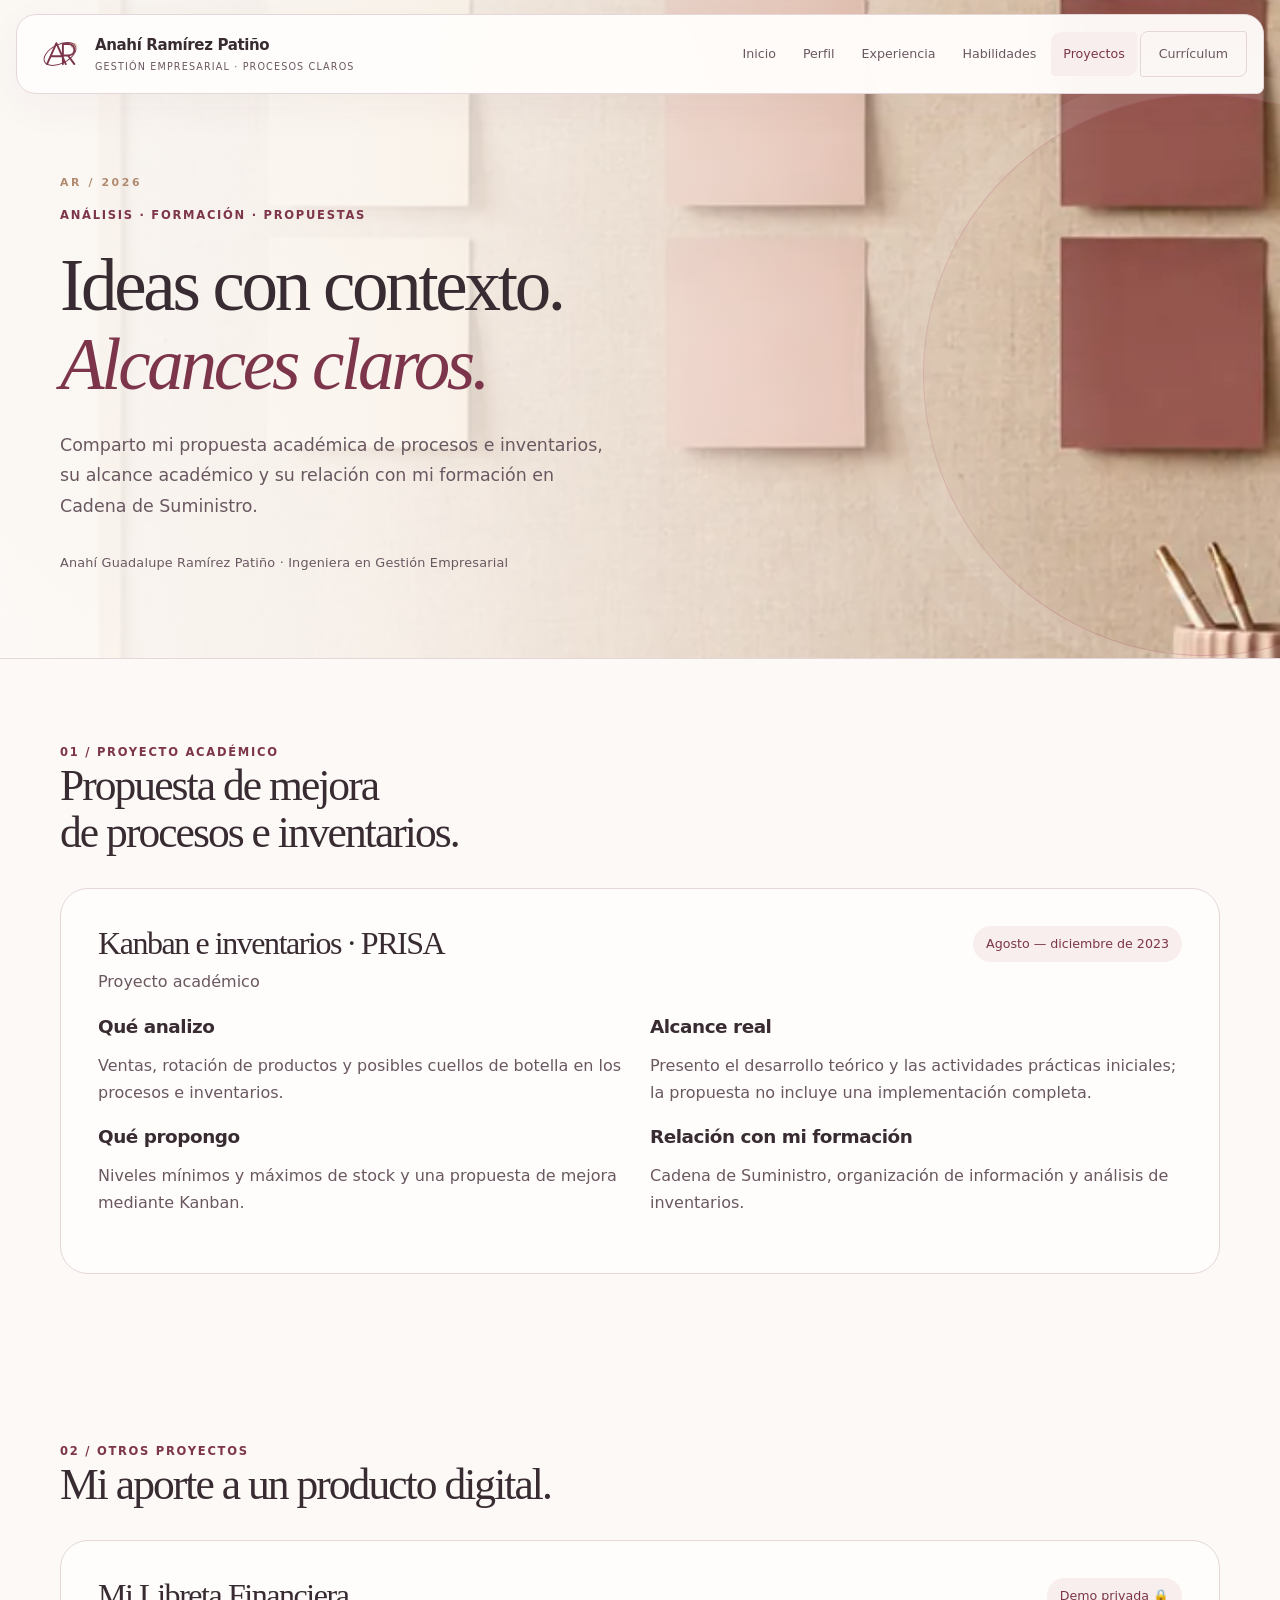
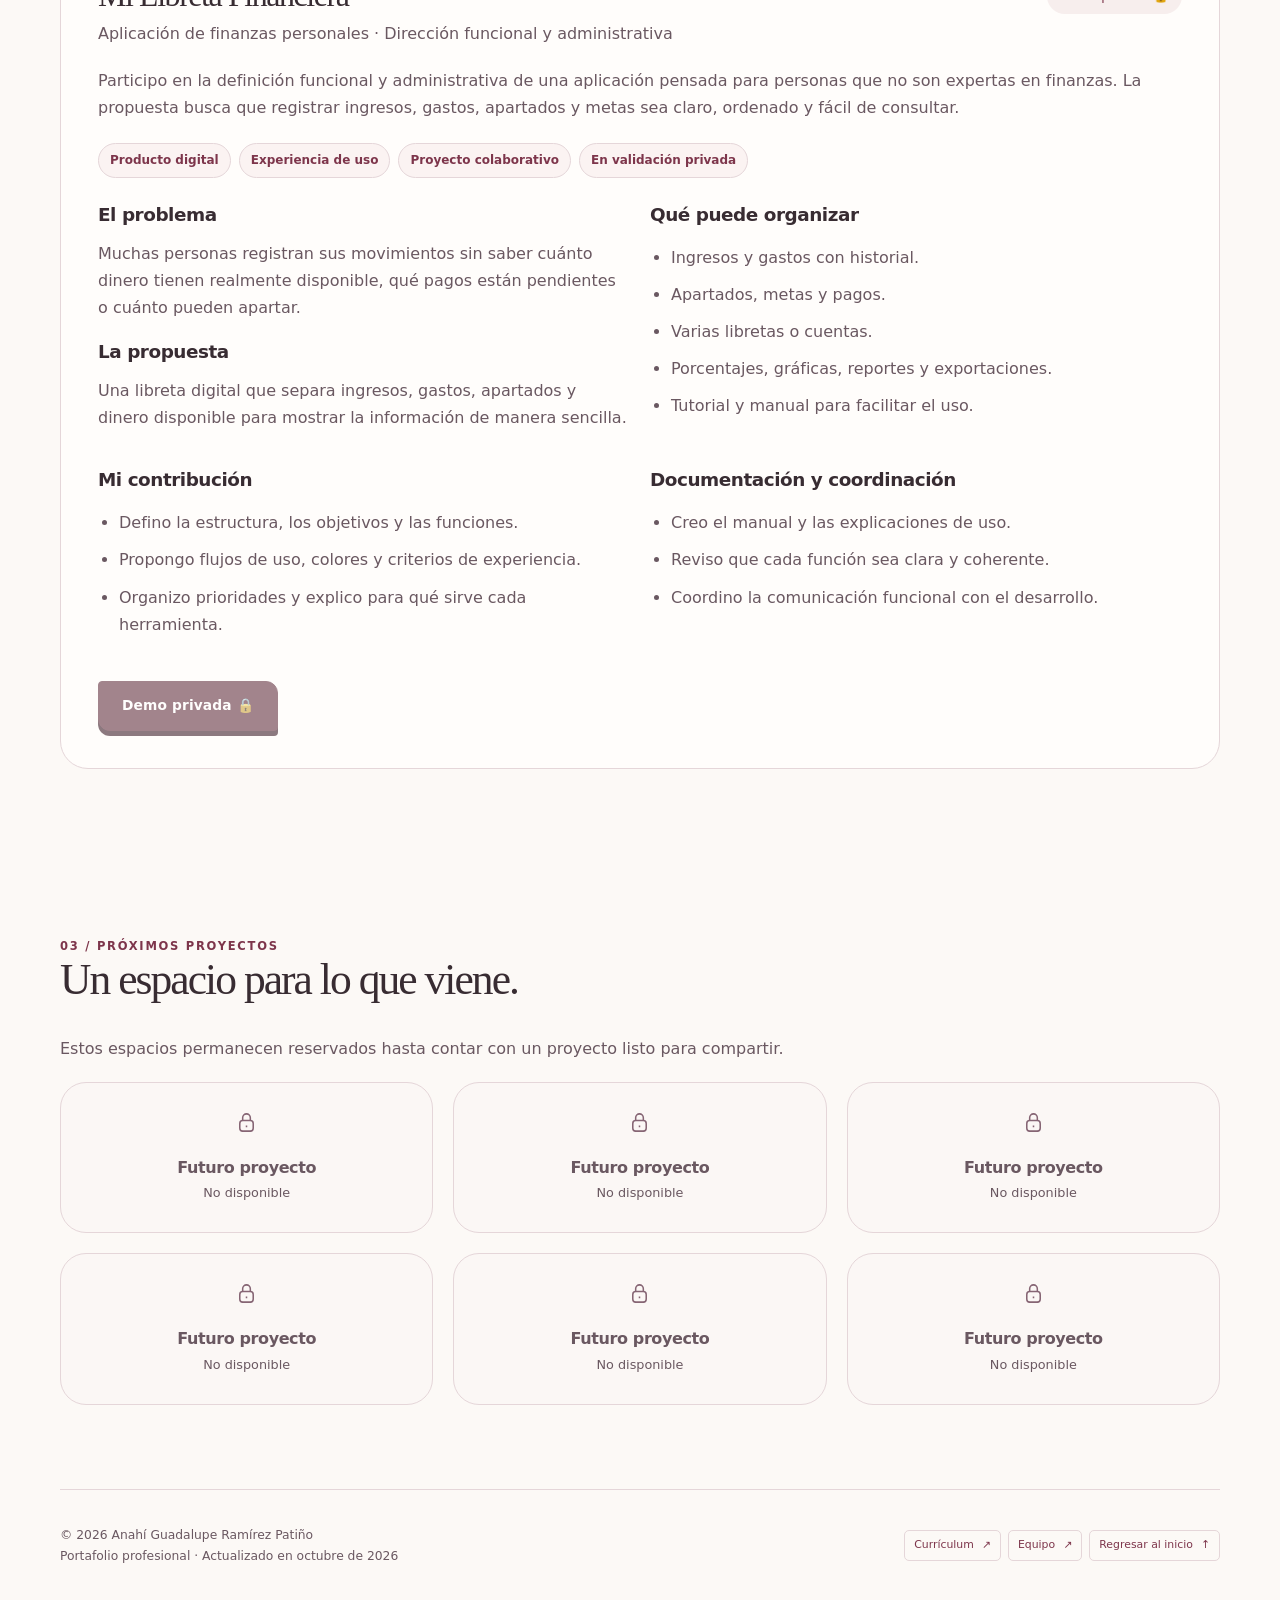
<file: perfiles/anahi/proyectos.html>
<!doctype html>
<html lang="es-MX"><head><meta charset="utf-8"><meta name="viewport" content="width=device-width,initial-scale=1"><meta name="theme-color" content="#fcf9f6"><meta name="description" content="Comparto mi propuesta académica de procesos e inventarios, su alcance académico y su relación con mi formación en Cadena de Suministro."><title>Proyectos · Anahí Ramírez</title><link rel="canonical" href="https://descobt-stack.github.io/Equipo-Dinamita-Alfa-Lobo-Buena-Onda/perfiles/anahi/proyectos.html"><link rel="icon" type="image/svg+xml" href="assets/ar-mark.svg?v=20261046"><link rel="stylesheet" href="assets/site.css?v=20261046"><link rel="preload" as="image" href="assets/proyectos.webp"><script src="assets/site.js?v=20261046" defer></script></head>
<body><a class="skip" href="#contenido">Saltar al contenido</a><header class="header"><nav class="nav" aria-label="Navegación principal"><a class="brand" href="index.html" aria-label="Anahí Ramírez · Inicio"><img src="assets/ar-mark.svg?v=20261046" alt="" width="46" height="46"><span><strong>Anahí Ramírez Patiño</strong><small>Gestión empresarial · procesos claros</small></span></a><button type="button" class="menu" aria-controls="navLinks" aria-expanded="false">Menú</button><div class="links" id="navLinks"><a href="index.html">Inicio</a><a href="perfil.html">Perfil</a><a href="experiencia.html">Experiencia</a><a href="habilidades.html">Habilidades</a><a href="proyectos.html" aria-current="page">Proyectos</a><a href="cv.html" class="nav-cv">Currículum</a></div></nav></header>
<main id="contenido"><section class="hero" aria-labelledby="hero-title"><picture class="art" aria-hidden="true"><source media="(max-width:640px)" srcset="assets/proyectos-mobile.webp"><img src="assets/proyectos.webp" width="1536" height="1024" alt="" fetchpriority="high"></picture><div class="shell"><div class="hero-content"><p class="kicker">Análisis · Formación · Propuestas</p><h1 id="hero-title">Ideas con contexto.<br><em>Alcances claros.</em></h1><p class="lead">Comparto mi propuesta académica de procesos e inventarios, su alcance académico y su relación con mi formación en Cadena de Suministro.</p><p class="name">Anahí Guadalupe Ramírez Patiño · Ingeniera en Gestión Empresarial</p></div></div></section><section class="shell section"><div class="section-head"><div><p class="kicker">01 / Proyecto académico</p><h2>Propuesta de mejora<br>de procesos e inventarios.</h2></div></div><article class="wide-card"><div class="job-top"><div><h2>Kanban e inventarios · PRISA</h2><p>Proyecto académico</p></div><span class="date">Agosto — diciembre de 2023</span></div><div class="grid two"><div><h3>Qué analizo</h3><p>Ventas, rotación de productos y posibles cuellos de botella en los procesos e inventarios.</p><h3>Qué propongo</h3><p>Niveles mínimos y máximos de stock y una propuesta de mejora mediante Kanban.</p></div><div><h3>Alcance real</h3><p>Presento el desarrollo teórico y las actividades prácticas iniciales; la propuesta no incluye una implementación completa.</p><h3>Relación con mi formación</h3><p>Cadena de Suministro, organización de información y análisis de inventarios.</p></div></div></article></section><section class="shell section"><div class="section-head"><div><p class="kicker">02 / Otros proyectos</p><h2>Mi aporte a un producto digital.</h2></div></div><article class="wide-card"><div class="job-top"><div><h2>Mi Libreta Financiera</h2><p>Aplicación de finanzas personales · Dirección funcional y administrativa</p></div><span class="date">Demo privada 🔒</span></div><p>Participo en la definición funcional y administrativa de una aplicación pensada para personas que no son expertas en finanzas. La propuesta busca que registrar ingresos, gastos, apartados y metas sea claro, ordenado y fácil de consultar.</p><div class="tags"><span class="tag">Producto digital</span><span class="tag">Experiencia de uso</span><span class="tag">Proyecto colaborativo</span><span class="tag">En validación privada</span></div><div class="grid two" style="margin-top:25px"><div><h3>El problema</h3><p>Muchas personas registran sus movimientos sin saber cuánto dinero tienen realmente disponible, qué pagos están pendientes o cuánto pueden apartar.</p><h3>La propuesta</h3><p>Una libreta digital que separa ingresos, gastos, apartados y dinero disponible para mostrar la información de manera sencilla.</p></div><div><h3>Qué puede organizar</h3><ul><li>Ingresos y gastos con historial.</li><li>Apartados, metas y pagos.</li><li>Varias libretas o cuentas.</li><li>Porcentajes, gráficas, reportes y exportaciones.</li><li>Tutorial y manual para facilitar el uso.</li></ul></div></div><div class="grid two" style="margin-top:18px"><div><h3>Mi contribución</h3><ul><li>Defino la estructura, los objetivos y las funciones.</li><li>Propongo flujos de uso, colores y criterios de experiencia.</li><li>Organizo prioridades y explico para qué sirve cada herramienta.</li></ul></div><div><h3>Documentación y coordinación</h3><ul><li>Creo el manual y las explicaciones de uso.</li><li>Reviso que cada función sea clara y coherente.</li><li>Coordino la comunicación funcional con el desarrollo.</li></ul></div></div><div class="actions"><span class="button primary is-disabled" aria-disabled="true">Demo privada 🔒</span></div></article></section><section class="shell section"><div class="section-head"><div><p class="kicker">03 / Próximos proyectos</p><h2>Un espacio para lo que viene.</h2></div></div><p>Estos espacios permanecen reservados hasta contar con un proyecto listo para compartir.</p><div class="grid"><article class="card locked" aria-label="Futuro proyecto 1, no disponible"><svg viewBox="0 0 24 24" aria-hidden="true"><rect x="5" y="10" width="14" height="11" rx="3"/><path d="M8 10V7a4 4 0 0 1 8 0v3m-4 5v2"/></svg><h3>Futuro proyecto</h3><p>No disponible</p></article><article class="card locked" aria-label="Futuro proyecto 2, no disponible"><svg viewBox="0 0 24 24" aria-hidden="true"><rect x="5" y="10" width="14" height="11" rx="3"/><path d="M8 10V7a4 4 0 0 1 8 0v3m-4 5v2"/></svg><h3>Futuro proyecto</h3><p>No disponible</p></article><article class="card locked" aria-label="Futuro proyecto 3, no disponible"><svg viewBox="0 0 24 24" aria-hidden="true"><rect x="5" y="10" width="14" height="11" rx="3"/><path d="M8 10V7a4 4 0 0 1 8 0v3m-4 5v2"/></svg><h3>Futuro proyecto</h3><p>No disponible</p></article><article class="card locked" aria-label="Futuro proyecto 4, no disponible"><svg viewBox="0 0 24 24" aria-hidden="true"><rect x="5" y="10" width="14" height="11" rx="3"/><path d="M8 10V7a4 4 0 0 1 8 0v3m-4 5v2"/></svg><h3>Futuro proyecto</h3><p>No disponible</p></article><article class="card locked" aria-label="Futuro proyecto 5, no disponible"><svg viewBox="0 0 24 24" aria-hidden="true"><rect x="5" y="10" width="14" height="11" rx="3"/><path d="M8 10V7a4 4 0 0 1 8 0v3m-4 5v2"/></svg><h3>Futuro proyecto</h3><p>No disponible</p></article><article class="card locked" aria-label="Futuro proyecto 6, no disponible"><svg viewBox="0 0 24 24" aria-hidden="true"><rect x="5" y="10" width="14" height="11" rx="3"/><path d="M8 10V7a4 4 0 0 1 8 0v3m-4 5v2"/></svg><h3>Futuro proyecto</h3><p>No disponible</p></article></div></section></main>
<footer class="shell footer"><div><p>© 2026 Anahí Guadalupe Ramírez Patiño</p><p>Portafolio profesional · Actualizado en octubre de 2026</p></div><nav class="footer-actions" aria-label="Enlaces finales"><a class="footer-button" href="cv.html">Currículum <span aria-hidden="true">↗</span></a><a class="footer-button" href="equipo.html">Equipo <span aria-hidden="true">↗</span></a><a class="footer-button" href="index.html">Regresar al inicio <span aria-hidden="true">↑</span></a></nav></footer></body></html>
</file>
<file: styles.css>
:root {
  --bg: #090a19;
  --soft-bg: #10102a;
  --panel: #11142d;
  --panel-bright: #191d3d;
  --line: #303667;
  --text: #f7f7ff;
  --muted: #afb4d8;
  --mint: #7aa7ff;
  --blue: #7894ff;
  --violet: #ab87ff;
  --peach: #c392ff;
  --max-width: 1180px;
}

* { box-sizing: border-box; }
html { scroll-behavior: smooth; scroll-padding-top: 78px; }
body { margin: 0; color: var(--text); background: var(--bg); font-family: Inter, ui-sans-serif, system-ui, -apple-system, BlinkMacSystemFont, "Segoe UI", sans-serif; line-height: 1.6; overflow-x: hidden; }
a { color: inherit; text-decoration: none; }
button { font: inherit; }
.wrap { width: min(var(--max-width), calc(100% - 40px)); margin: 0 auto; }

.topbar { position: sticky; top: 0; z-index: 20; background: rgba(8, 11, 18, .84); border-bottom: 1px solid var(--line); backdrop-filter: blur(18px); }
.navigation { min-height: 68px; display: flex; align-items: center; justify-content: space-between; gap: 24px; }
.brand { display: inline-flex; align-items: center; gap: 11px; min-width: max-content; }
.brand-mark { width: 39px; height: 39px; display: grid; place-items: center; border: 1px solid rgba(122, 167, 255, .62); border-radius: 12px; color: var(--mint); background: linear-gradient(145deg, rgba(122,167,255,.12), rgba(171,135,255,.14)); font-size: .75rem; font-weight: 950; letter-spacing: .05em; }
.brand strong, .brand small { display: block; line-height: 1.2; }
.brand strong { font-size: .81rem; font-weight: 900; letter-spacing: .055em; }
.brand small { color: var(--muted); margin-top: 2px; font-size: .62rem; font-weight: 800; letter-spacing: .14em; }
.site-links { display: flex; align-items: center; gap: 18px; color: var(--muted); font-size: .84rem; }
.site-links a:hover { color: var(--text); }
.menu-button { display: none; width: 43px; height: 43px; border: 1px solid var(--line); border-radius: 12px; color: var(--text); background: var(--panel); cursor: pointer; font-size: 1.1rem; }

.hero { position: relative; isolation: isolate; overflow: hidden; border-bottom: 1px solid var(--line); background: linear-gradient(90deg, rgba(9,10,25,.16) 0%, rgba(9,10,25,.28) 48%, rgba(9,10,25,.54) 100%), url("assets/team-background-v1.jpg") center right / cover no-repeat, radial-gradient(circle at 88% 12%, rgba(120,148,255,.2), transparent 30%), radial-gradient(circle at 12% 25%, rgba(171,135,255,.14), transparent 27%), linear-gradient(180deg, var(--soft-bg), var(--bg)); }
.hero::before { content: ""; position: absolute; z-index: -1; inset: 0; opacity: .9; background-image: linear-gradient(rgba(255,255,255,.025) 1px, transparent 1px), linear-gradient(90deg, rgba(255,255,255,.025) 1px, transparent 1px); background-size: 42px 42px; mask-image: linear-gradient(to bottom, black, transparent 92%); }
.hero-grid { min-height: 78vh; display: grid; grid-template-columns: 1.24fr .76fr; align-items: center; gap: 62px; padding: 74px 0; }
.availability { display: inline-flex; align-items: center; gap: 8px; padding: 7px 11px; border: 1px solid rgba(122,167,255,.38); border-radius: 999px; color: var(--mint); background: rgba(122,167,255,.08); font-size: .78rem; font-weight: 850; }
.availability span { width: 7px; height: 7px; border-radius: 50%; background: var(--mint); box-shadow: 0 0 13px var(--mint); }
.availability-note { max-width: 670px; margin: 9px 0 0; color: var(--muted); font-size: .86rem; }
.eyebrow { margin: 0; color: var(--mint); font-size: .72rem; font-weight: 900; letter-spacing: .14em; text-transform: uppercase; }
.hero .eyebrow { margin-top: 20px; }
.hero h1 { max-width: 810px; margin: 16px 0; font-size: clamp(3.3rem, 6.6vw, 6rem); letter-spacing: -.06em; line-height: .93; }
.hero h1 em { font-style: normal; background: linear-gradient(95deg, var(--mint), var(--violet)); -webkit-background-clip: text; background-clip: text; color: transparent; }
.hero-lead { max-width: 720px; margin: 0; color: #e0e9f5; font-size: clamp(1.05rem, 1.7vw, 1.27rem); font-weight: 740; }
.hero-text { max-width: 715px; margin: 13px 0 0; color: var(--muted); font-size: 1.02rem; }
.hero-text strong { color: var(--text); }
.hero-actions { display: flex; flex-wrap: wrap; gap: 10px; margin-top: 25px; }
.button { min-height: 46px; display: inline-flex; align-items: center; justify-content: center; padding: 10px 16px; border: 1px solid var(--line); border-radius: 12px; font-size: .91rem; font-weight: 850; transition: transform .18s ease, border-color .18s ease; }
.button:hover { transform: translateY(-2px); border-color: #3c5277; }
.button.primary { border-color: var(--text); color: #071018; background: var(--text); }
.button.secondary { background: rgba(16,23,34,.65); }
.button.disabled { cursor: default; opacity: .78; pointer-events: none; }
.hero-note { color: var(--muted); margin: 15px 0 0; font-size: .82rem; }

.team-summary { padding: 25px; border: 1px solid var(--line); border-radius: 24px; background: linear-gradient(165deg, rgba(22,32,48,.95), rgba(13,20,31,.94)); box-shadow: 0 28px 72px rgba(0,0,0,.3); }
.team-summary h2 { margin: 8px 0 20px; font-size: clamp(1.35rem, 2vw, 1.72rem); line-height: 1.18; letter-spacing: -.035em; }
.summary-list { display: grid; gap: 9px; }
.summary-list article { display: grid; grid-template-columns: 35px 1fr; gap: 11px; align-items: center; padding: 13px; border: 1px solid var(--line); border-radius: 14px; background: rgba(8,11,18,.35); }
.summary-number { color: var(--mint); font-size: .76rem; font-weight: 950; }
.summary-list strong, .summary-list small { display: block; line-height: 1.3; }
.summary-list strong { font-size: .91rem; }
.summary-list small { margin-top: 3px; color: var(--muted); font-size: .76rem; }
.mini-metrics { display: grid; grid-template-columns: repeat(3, 1fr); gap: 8px; margin-top: 16px; }
.mini-metrics div { padding-top: 12px; border-top: 1px solid var(--line); }
.mini-metrics b, .mini-metrics span { display: block; }
.mini-metrics b { color: var(--mint); font-size: 1.2rem; line-height: 1; }
.mini-metrics span { margin-top: 5px; color: var(--muted); font-size: .71rem; }

.section { padding: 78px 0; }
.section-heading { display: grid; grid-template-columns: 48px minmax(0, 1fr); gap: 16px; max-width: 920px; margin-bottom: 31px; }
.section-heading > span { color: var(--mint); font-weight: 950; }
.section-heading h2 { margin: 6px 0 0; font-size: clamp(2rem, 4vw, 3.1rem); line-height: 1; letter-spacing: -.048em; }
.section-heading p:not(.eyebrow) { max-width: 820px; margin: 12px 0 0; color: var(--muted); }

.member-grid { display: grid; grid-template-columns: repeat(3, minmax(0, 1fr)); gap: 14px; }
.member-card { position: relative; min-height: 475px; display: flex; flex-direction: column; padding: 23px; overflow: hidden; border: 1px solid var(--line); border-radius: 22px; background: linear-gradient(180deg, var(--panel-bright), var(--panel)); }
.member-card::after { content: ""; position: absolute; right: -60px; bottom: -74px; width: 190px; aspect-ratio: 1; border-radius: 50%; opacity: .15; background: var(--accent-card); filter: blur(9px); }
.member-card[data-tone="mint"] { --accent-card: var(--mint); }
.member-card[data-tone="violet"] { --accent-card: var(--violet); }
.member-card[data-tone="blue"] { --accent-card: var(--blue); }
.member-top { display: flex; align-items: flex-start; justify-content: space-between; gap: 14px; }
.member-avatar { width: 58px; height: 58px; display: grid; place-items: center; flex: 0 0 auto; border: 1px solid color-mix(in srgb, var(--accent-card) 50%, transparent); border-radius: 18px; color: var(--accent-card); background: color-mix(in srgb, var(--accent-card) 9%, transparent); font-size: 1.1rem; font-weight: 950; letter-spacing: .06em; }
.member-role { max-width: 170px; margin: 0; color: var(--accent-card); font-size: .68rem; font-weight: 900; letter-spacing: .12em; line-height: 1.35; text-align: right; text-transform: uppercase; }
.member-card h3 { margin: 23px 0 5px; font-size: 1.48rem; letter-spacing: -.03em; line-height: 1.1; }
.member-subtitle { min-height: 42px; margin: 0; color: #d2deed; font-size: .94rem; font-weight: 680; }
.member-summary { margin: 16px 0 0; color: var(--muted); font-size: .91rem; }
.member-experience { margin-top: 15px; padding: 12px; border: 1px solid var(--line); border-radius: 13px; background: rgba(8,11,18,.28); color: var(--muted); font-size: .82rem; }
.member-experience b { display: block; margin-bottom: 3px; color: var(--text); font-size: .74rem; letter-spacing: .08em; text-transform: uppercase; }
.member-profile-action { display: flex; align-items: center; justify-content: space-between; gap: 10px; margin-top: 13px; padding: 10px 11px; border: 1px solid var(--line); border-radius: 12px; font-size: .81rem; font-weight: 820; }
.member-profile-action.available { position: relative; z-index: 1; color: var(--accent-card); background: color-mix(in srgb, var(--accent-card) 8%, transparent); transition: transform .18s ease, border-color .18s ease; }
.member-profile-action.available:hover { transform: translateY(-1px); border-color: var(--accent-card); }
.member-profile-action.pending { color: var(--muted); background: rgba(8,11,18,.22); }
.member-update-action { position: relative; z-index: 1; display: flex; align-items: center; justify-content: space-between; gap: 10px; margin-top: 9px; padding: 9px 11px; border: 1px dashed color-mix(in srgb, var(--accent-card) 58%, var(--line)); border-radius: 12px; color: #dbe5f5; background: rgba(8,11,18,.18); font-size: .78rem; font-weight: 780; transition: transform .18s ease, border-color .18s ease, background .18s ease; }
.member-update-action:hover { transform: translateY(-1px); border-color: var(--accent-card); background: color-mix(in srgb, var(--accent-card) 8%, transparent); }
.skill-chips { display: flex; flex-wrap: wrap; gap: 7px; margin-top: auto; padding-top: 20px; }
.skill-chip { position: relative; z-index: 1; padding: 6px 8px; border: 1px solid var(--line); border-radius: 999px; color: var(--muted); background: rgba(8,11,18,.33); font-size: .72rem; }
.placeholder-notice { margin: 17px 0 0; color: var(--muted); font-size: .85rem; }

.experience-section, .method-section { border-block: 1px solid var(--line); background: linear-gradient(145deg, rgba(122,167,255,.07), transparent 31%), linear-gradient(180deg, var(--soft-bg), var(--bg)); }
.path-grid { display: grid; grid-template-columns: repeat(3, minmax(0, 1fr)); gap: 14px; }
.path-card { padding: 23px; border: 1px solid var(--line); border-top: 2px solid var(--card-accent); border-radius: 20px; background: rgba(16,23,34,.74); }
.path-card.creative { --card-accent: var(--violet); }
.path-card.marketing { --card-accent: var(--mint); }
.path-card.engineering { --card-accent: var(--blue); }
.path-icon { width: 39px; height: 39px; display: grid; place-items: center; border: 1px solid color-mix(in srgb, var(--card-accent) 50%, transparent); border-radius: 12px; color: var(--card-accent); background: color-mix(in srgb, var(--card-accent) 8%, transparent); font-size: 1.12rem; font-weight: 900; }
.path-card .eyebrow { margin-top: 18px; color: var(--card-accent); font-size: .66rem; }
.path-card h3 { margin: 8px 0 9px; font-size: 1.22rem; line-height: 1.15; letter-spacing: -.025em; }
.path-card p:not(.eyebrow), .path-card li { color: var(--muted); font-size: .89rem; }
.path-card ul { margin: 15px 0 0; padding-left: 18px; }

.project-grid { display: grid; grid-template-columns: minmax(0, 1fr); }
.project-card { position: relative; display: grid; grid-template-columns: 1.25fr .75fr; gap: 30px; padding: 30px; overflow: hidden; border: 1px solid rgba(122,167,255,.38); border-radius: 24px; background: radial-gradient(circle at 100% 0%, rgba(171,135,255,.2), transparent 29%), linear-gradient(135deg, rgba(122,167,255,.09), rgba(17,20,45,.97) 40%); }
.project-card::after { content: "MLF"; position: absolute; right: 22px; bottom: -22px; color: rgba(130,171,255,.07); font-size: clamp(4rem, 10vw, 10rem); font-weight: 950; letter-spacing: -.09em; pointer-events: none; }
.project-card h3 { max-width: 630px; margin: 9px 0 10px; font-size: clamp(1.7rem, 3.2vw, 2.65rem); letter-spacing: -.04em; line-height: 1.02; }
.project-card p:not(.eyebrow) { max-width: 650px; margin: 0; color: var(--muted); }
.project-card strong { color: var(--text); }
.project-contributions { position: relative; z-index: 1; display: grid; align-content: center; gap: 9px; }
.project-contributions div { padding: 12px; border: 1px solid var(--line); border-radius: 13px; background: rgba(8,11,18,.34); }
.project-contributions b, .project-contributions span { display: block; line-height: 1.3; }
.project-contributions b { color: var(--mint); font-size: .78rem; letter-spacing: .065em; text-transform: uppercase; }
.project-contributions span { margin-top: 4px; color: var(--muted); font-size: .8rem; }
.project-status { display: inline-flex; margin-top: 20px; padding: 6px 9px; border: 1px solid rgba(122,167,255,.36); border-radius: 999px; color: var(--mint); background: rgba(122,167,255,.07); font-size: .75rem; font-weight: 850; }
.future-projects { display: grid; grid-template-columns: 46px 1fr; gap: 15px; align-items: center; margin-top: 14px; padding: 21px; border: 1px dashed #3c4b65; border-radius: 18px; color: var(--muted); }
.future-projects > span { width: 38px; height: 38px; display: grid; place-items: center; border: 1px solid var(--line); border-radius: 12px; color: var(--mint); background: var(--panel); font-size: 1.25rem; }
.future-projects strong, .future-projects p { display: block; margin: 0; }
.future-projects strong { color: var(--text); }
.future-projects p { margin-top: 3px; font-size: .88rem; }
.project-roles-intro { max-width: 780px; margin: 34px 0 17px; }
.project-roles-intro h3 { margin: 7px 0 8px; font-size: clamp(1.45rem, 2.8vw, 2.2rem); line-height: 1.08; letter-spacing: -.04em; }
.project-roles-intro > p:not(.eyebrow) { margin: 0; color: var(--muted); }
.responsibility-grid { display: grid; grid-template-columns: repeat(3, minmax(0, 1fr)); gap: 14px; }
.responsibility-card { position: relative; min-height: 340px; padding: 22px; overflow: hidden; border: 1px solid var(--line); border-radius: 20px; background: linear-gradient(180deg, var(--panel-bright), var(--panel)); }
.responsibility-card::after { content: ""; position: absolute; right: -52px; bottom: -60px; width: 165px; aspect-ratio: 1; border-radius: 50%; background: var(--responsibility-accent); filter: blur(6px); opacity: .15; }
.responsibility-card.creative-role { --responsibility-accent: var(--violet); }
.responsibility-card.marketing-role { --responsibility-accent: var(--mint); }
.responsibility-card.engineering-role { --responsibility-accent: var(--blue); }
.responsibility-card > span { display: inline-grid; place-items: center; width: 34px; height: 34px; border: 1px solid color-mix(in srgb, var(--responsibility-accent) 55%, transparent); border-radius: 11px; color: var(--responsibility-accent); background: color-mix(in srgb, var(--responsibility-accent) 8%, transparent); font-size: .74rem; font-weight: 950; }
.responsibility-card .eyebrow { margin-top: 16px; color: var(--responsibility-accent); font-size: .65rem; }
.responsibility-card h3 { margin: 8px 0 9px; font-size: 1.18rem; line-height: 1.15; letter-spacing: -.025em; }
.responsibility-card p:not(.eyebrow), .responsibility-card li { color: var(--muted); font-size: .87rem; }
.responsibility-card p:not(.eyebrow) { margin: 0; }
.responsibility-card ul { position: relative; z-index: 1; margin: 14px 0 0; padding-left: 18px; }

.participation-section { border-block: 1px solid var(--line); background: radial-gradient(circle at 92% 5%, rgba(171,135,255,.14), transparent 28%), linear-gradient(180deg, var(--soft-bg), var(--bg)); }
.participation-grid { display: grid; grid-template-columns: repeat(3, minmax(0, 1fr)); gap: 14px; }
.participation-card { display: flex; flex-direction: column; min-height: 280px; padding: 23px; border: 1px solid var(--line); border-radius: 20px; background: linear-gradient(180deg, var(--panel-bright), var(--panel)); }
.participation-card.profile-proposal { border-top: 2px solid var(--violet); }
.participation-card.project-proposal { border-top: 2px solid var(--mint); }
.participation-card.idea-proposal { border-top: 2px solid var(--blue); }
.participation-icon { width: 39px; height: 39px; display: grid; place-items: center; border: 1px solid var(--line); border-radius: 12px; color: var(--mint); background: rgba(122,167,255,.08); font-size: 1.15rem; font-weight: 900; }
.participation-card .eyebrow { margin-top: 17px; }
.participation-card h3 { margin: 8px 0 8px; font-size: 1.22rem; letter-spacing: -.025em; }
.participation-card p:not(.eyebrow) { margin: 0; color: var(--muted); font-size: .89rem; }
.participation-card .button { width: 100%; margin-top: auto; }
.participation-note { max-width: 950px; margin: 17px 0 0; color: var(--muted); font-size: .83rem; }

.process-grid { display: grid; grid-template-columns: repeat(4, minmax(0, 1fr)); gap: 13px; padding: 0; margin: 0; list-style: none; }
.process-grid li { padding: 17px 12px 0 0; border-top: 1px solid var(--line); }
.process-grid span { width: 31px; height: 31px; display: grid; place-items: center; border: 1px solid var(--mint); border-radius: 50%; color: var(--mint); font-size: .72rem; font-weight: 850; }
.process-grid b { display: block; margin-top: 14px; }
.process-grid p { margin: 5px 0 0; color: var(--muted); font-size: .87rem; }

.contact-box { display: grid; grid-template-columns: 1.25fr .75fr; gap: 25px; align-items: center; padding: 31px; border: 1px solid var(--line); border-radius: 24px; background: radial-gradient(circle at 95% 18%, rgba(171,135,255,.18), transparent 29%), linear-gradient(180deg, var(--panel-bright), var(--panel)); }
.contact-box h3 { max-width: 670px; margin: 8px 0; font-size: clamp(1.65rem, 3vw, 2.35rem); line-height: 1.05; letter-spacing: -.04em; }
.contact-box p:not(.eyebrow) { max-width: 690px; margin: 0; color: var(--muted); }
.contact-buttons { display: grid; gap: 10px; }
.contact-buttons .button { width: 100%; }
.footer { display: flex; justify-content: space-between; gap: 20px; padding: 28px 0 45px; color: var(--muted); font-size: .83rem; }
.footer p { margin: 0; }
.footer a { color: var(--mint); }

.profile-nav-return { padding: 8px 11px; border: 1px solid var(--line); border-radius: 10px; color: var(--mint); font-size: .82rem; font-weight: 800; }
.profile-nav-return:hover { border-color: var(--mint); }
.profile-hero { position: relative; overflow: hidden; border-bottom: 1px solid var(--line); background: radial-gradient(circle at 84% 16%, rgba(171,135,255,.2), transparent 29%), radial-gradient(circle at 13% 40%, rgba(122,167,255,.14), transparent 28%), linear-gradient(180deg, var(--soft-bg), var(--bg)); }
.profile-hero::before { content: ""; position: absolute; inset: 0; opacity: .75; background-image: linear-gradient(rgba(255,255,255,.024) 1px, transparent 1px), linear-gradient(90deg, rgba(255,255,255,.024) 1px, transparent 1px); background-size: 42px 42px; mask-image: linear-gradient(to bottom, black, transparent 94%); pointer-events: none; }
.profile-hero-grid { position: relative; display: grid; grid-template-columns: 1.18fr .82fr; gap: 42px; align-items: center; padding: 72px 0; }
.profile-back { display: inline-flex; align-items: center; gap: 7px; color: var(--muted); font-size: .85rem; }
.profile-back:hover { color: var(--mint); }
.profile-kicker { margin: 21px 0 0; color: var(--violet); font-size: .72rem; font-weight: 900; letter-spacing: .14em; text-transform: uppercase; }
.profile-hero h1 { max-width: 760px; margin: 9px 0 10px; font-size: clamp(3rem, 6vw, 5.55rem); letter-spacing: -.06em; line-height: .93; }
.profile-role { margin: 0; color: #dfe4ff; font-size: clamp(1rem, 1.6vw, 1.18rem); font-weight: 770; }
.profile-intro { max-width: 760px; margin: 17px 0 0; color: var(--muted); font-size: 1.02rem; }
.profile-privacy-note { margin: 17px 0 0; color: var(--muted); font-size: .8rem; }
.profile-snapshot { padding: 24px; border: 1px solid var(--line); border-radius: 22px; background: linear-gradient(160deg, rgba(25,29,61,.94), rgba(17,20,45,.94)); box-shadow: 0 24px 60px rgba(0,0,0,.22); }
.profile-snapshot h2 { margin: 7px 0 17px; font-size: 1.33rem; letter-spacing: -.025em; }
.profile-fact-list { display: grid; gap: 10px; }
.profile-fact { padding: 13px; border: 1px solid var(--line); border-radius: 13px; background: rgba(8,11,25,.3); }
.profile-fact b, .profile-fact span { display: block; line-height: 1.35; }
.profile-fact b { color: var(--mint); font-size: .72rem; letter-spacing: .1em; text-transform: uppercase; }
.profile-fact span { margin-top: 4px; color: var(--text); font-size: .88rem; }
.profile-layout { display: grid; grid-template-columns: minmax(0, 1.25fr) minmax(270px, .75fr); gap: 16px; align-items: start; }
.profile-section-card, .profile-aside-card { padding: 24px; border: 1px solid var(--line); border-radius: 21px; background: linear-gradient(180deg, var(--panel-bright), var(--panel)); }
.profile-section-card + .profile-section-card { margin-top: 16px; }
.profile-section-card h2, .profile-aside-card h2 { margin: 6px 0 10px; font-size: clamp(1.45rem, 2.5vw, 2rem); letter-spacing: -.035em; line-height: 1.08; }
.profile-section-card > p:not(.eyebrow), .profile-aside-card > p:not(.eyebrow) { margin: 0; color: var(--muted); }
.trajectory { position: relative; margin-top: 20px; }
.trajectory::before { content: ""; position: absolute; top: 14px; bottom: 14px; left: 91px; width: 1px; background: linear-gradient(var(--violet), rgba(122,167,255,.18)); }
.trajectory-item { position: relative; display: grid; grid-template-columns: 76px 1fr; gap: 18px; margin-bottom: 16px; }
.trajectory-item:last-child { margin-bottom: 0; }
.trajectory-year { padding-top: 15px; color: var(--mint); font-size: .78rem; font-weight: 900; text-align: right; }
.trajectory-content { position: relative; padding: 15px 17px; border: 1px solid var(--line); border-radius: 16px; background: rgba(8,11,25,.32); }
.trajectory-content::before { content: ""; position: absolute; left: -23px; top: 20px; width: 10px; height: 10px; border: 2px solid var(--violet); border-radius: 50%; background: var(--bg); box-shadow: 0 0 0 5px rgba(171,135,255,.08); }
.trajectory-content h3 { margin: 0 0 5px; font-size: 1.02rem; }
.trajectory-content p { margin: 0; color: var(--muted); font-size: .9rem; }
.trajectory-content ul { margin: 12px 0 0; padding-left: 18px; color: var(--muted); font-size: .87rem; }
.profile-aside { display: grid; gap: 16px; }
.profile-tags { display: flex; flex-wrap: wrap; gap: 8px; margin-top: 15px; }
.profile-tag { padding: 7px 9px; border: 1px solid var(--line); border-radius: 999px; color: var(--muted); background: rgba(8,11,25,.3); font-size: .77rem; }
.profile-contribution { border-color: rgba(122,167,255,.34); background: radial-gradient(circle at 100% 0%, rgba(171,135,255,.15), transparent 36%), linear-gradient(180deg, var(--panel-bright), var(--panel)); }
.profile-contribution h2 { color: var(--text); }
.profile-contribution ul { margin: 15px 0 0; padding-left: 18px; color: var(--muted); font-size: .9rem; }
.profile-next { margin-top: 16px; }

@media (max-width: 920px) {
  .hero-grid, .project-card, .contact-box, .profile-hero-grid, .profile-layout { grid-template-columns: 1fr; }
  .hero-grid { min-height: auto; gap: 34px; padding: 65px 0 60px; }
  .team-summary { max-width: 680px; }
  .member-grid, .path-grid, .participation-grid, .responsibility-grid { grid-template-columns: 1fr; }
  .member-card { min-height: 0; }
  .process-grid { grid-template-columns: 1fr 1fr; }
  .contact-buttons { grid-template-columns: 1fr 1fr; }
}

@media (max-width: 760px) {
  .wrap { width: calc(100% - 24px); }
  .navigation { min-height: 62px; }
  .brand strong { font-size: .7rem; }
  .brand small { font-size: .55rem; }
  .brand-mark { width: 35px; height: 35px; }
  .menu-button { display: grid; place-items: center; }
  .site-links { position: absolute; top: 62px; left: 12px; right: 12px; display: none; flex-direction: column; align-items: stretch; gap: 0; padding: 10px; border: 1px solid var(--line); border-radius: 16px; background: rgba(11,17,27,.98); box-shadow: 0 20px 50px rgba(0,0,0,.35); }
  .site-links.open { display: flex; }
  .site-links a { padding: 12px 10px; border-radius: 10px; }
  .site-links a:hover { background: var(--panel); }
  .hero-grid { padding: 52px 0 50px; }
  .hero h1 { font-size: clamp(2.75rem, 13vw, 4rem); }
  .hero-actions, .contact-buttons { grid-template-columns: 1fr; display: grid; }
  .hero-actions .button { width: 100%; }
  .section { padding: 55px 0; }
  .section-heading { grid-template-columns: 32px minmax(0,1fr); gap: 12px; margin-bottom: 25px; }
  .section-heading h2 { font-size: clamp(1.9rem, 9vw, 2.55rem); }
  .member-card, .path-card, .project-card, .contact-box { padding: 20px; }
  .profile-hero-grid { gap: 25px; padding: 49px 0; }
  .profile-hero h1 { font-size: clamp(2.7rem, 13vw, 4.2rem); }
  .profile-section-card, .profile-aside-card, .profile-snapshot { padding: 20px; }
  .trajectory::before { left: 10px; }
  .trajectory-item { grid-template-columns: 22px minmax(0, 1fr); gap: 10px; }
  .trajectory-year { grid-column: 2; padding: 0 0 2px; text-align: left; }
  .trajectory-content { grid-column: 2; }
  .trajectory-content::before { left: -17px; top: -20px; }
  .project-card { gap: 22px; }
  .process-grid { grid-template-columns: 1fr; }
  .footer { display: block; }
  .footer p + p { margin-top: 7px; }
}

@media (prefers-reduced-motion: reduce) {
  html { scroll-behavior: auto; }
  *, *::before, *::after { transition: none !important; animation: none !important; }
}
</file>
<file: perfiles/anahi/assets/site.css>
@font-face{font-family:Portfolio;src:local('Georgia')} 
:root{--paper:#fcf9f6;--white:#fffdfb;--ink:#382c32;--muted:#6a5861;--wine:#7d354b;--rose:#f1dce0;--line:#e5d6d9;--soft:#f7eeed;--serif:Georgia,'Times New Roman',serif;--shadow:0 12px 44px #6133460b}*{box-sizing:border-box}html{scroll-behavior:smooth;scroll-padding-top:110px}body{margin:0;color:var(--ink);background:var(--paper);font:16px/1.7 system-ui,-apple-system,'Segoe UI',sans-serif}a{color:inherit}img{display:block;max-width:100%}button{font:inherit}.shell{width:min(1160px,calc(100% - 56px));margin:auto}.skip{position:fixed;left:16px;top:-100px;padding:12px 20px;background:var(--wine);color:#fff;z-index:100}.skip:focus{top:10px}a:focus-visible,button:focus-visible,summary:focus-visible{outline:3px solid var(--wine);outline-offset:5px}h1,h2,h3,p{margin-top:0}h1,h2{font-family:var(--serif);font-weight:400;line-height:1.08;letter-spacing:-.045em}h1{font-size:clamp(3rem,5.7vw,5.5rem);margin:21px 0 25px}h2{font-size:clamp(2rem,3.4vw,3.25rem);margin-bottom:23px}h3{font-size:1.15rem;line-height:1.35;letter-spacing:-.025em;margin-bottom:12px}p{color:var(--muted);margin-bottom:19px}li{color:var(--muted)}ul{padding-left:21px}li+li{margin-top:10px}.kicker{color:var(--wine);font-size:.72rem;font-weight:750;letter-spacing:.15em;text-transform:uppercase}.header{position:sticky;top:14px;z-index:30;width:min(1280px,calc(100% - 32px));margin:14px auto 0;border:1px solid var(--line);background:#fffdfbf5;backdrop-filter:blur(18px);border-radius:100px;box-shadow:var(--shadow)}.nav{display:flex;align-items:center;justify-content:space-between;gap:20px;padding:10px 16px 10px 20px;min-height:78px}.brand{display:flex;align-items:center;gap:12px;text-decoration:none;flex-shrink:0}.mark{width:46px;height:46px;border-radius:16px;background:var(--wine);color:#fff8f3;font:26px var(--serif);display:grid;place-items:center;letter-spacing:-5px;padding-right:5px}.brand strong{display:block;font-size:.94rem;letter-spacing:-.025em}.brand small{display:block;font-size:.62rem;color:var(--muted);letter-spacing:.13em;text-transform:uppercase}.links{display:flex;align-items:center;gap:3px}.links a{padding:11px 12px;font-size:.79rem;border-radius:60px;text-decoration:none;color:var(--muted)}.links a:hover,.links a[aria-current]{color:var(--wine);background:var(--soft)}.links a.nav-cv{border:1px solid var(--line);padding-inline:18px}.menu{display:none;min-height:46px;border:1px solid var(--line);border-radius:40px;background:var(--soft);color:var(--wine);padding:8px 17px}.hero{position:relative;isolation:isolate;overflow:hidden;margin-top:-108px;padding:188px 0 84px;min-height:650px;border-bottom:1px solid var(--line);background:#f5ece8}.hero .art{position:absolute;inset:0;z-index:-2}.hero .art img{width:100%;height:100%;object-fit:cover;object-position:center}.hero:after{content:'';position:absolute;inset:0;z-index:-1;background:linear-gradient(90deg,#fcf9f6fa 0%,#fcf9f6f4 30%,#fcf9f6ba 53%,#fcf9f61a 76%)}.hero-content{max-width:660px}.hero h1 em{color:var(--wine);font-weight:400}.hero .lead{max-width:560px;font-size:1.09rem;line-height:1.75}.hero .name{font-size:.8rem;letter-spacing:.015em;color:var(--muted);margin-top:31px;margin-bottom:0}.actions{display:flex;flex-wrap:wrap;gap:12px;margin:27px 0 0}.button{display:inline-flex;align-items:center;justify-content:center;gap:22px;text-decoration:none;min-height:50px;border:1px solid #cdb8bf;border-radius:50px;padding:12px 23px;background:#fffdfbea;color:var(--wine);font-size:.86rem;font-weight:650;transition:transform .2s,background .2s}.button:hover{background:var(--soft);transform:translateY(-2px)}.button.primary{background:var(--wine);color:white;border-color:var(--wine)}.button.primary:hover{background:#64293c}.text-link{color:var(--wine);font-size:.88rem;font-weight:650;text-underline-offset:6px}.proof{display:grid;grid-template-columns:repeat(3,1fr);border-bottom:1px solid var(--line);padding-block:31px;gap:30px}.proof>div+div{border-left:1px solid var(--line);padding-left:30px}.proof span{display:block;color:var(--muted);font-size:.8rem}.proof strong{display:block;font-size:1rem;margin:3px 0}.section{padding:84px 0}.section-head{display:flex;justify-content:space-between;align-items:end;gap:32px;margin-bottom:32px}.section-head h2{margin-bottom:0}.section-head p{max-width:380px;margin-bottom:0}.grid{display:grid;grid-template-columns:repeat(3,minmax(0,1fr));gap:20px}.grid.two{grid-template-columns:repeat(2,minmax(0,1fr))}.card{padding:29px;border:1px solid var(--line);border-radius:26px;background:var(--white);box-shadow:0 6px 30px #61334604}.card p:last-child{margin-bottom:0}.number{display:block;font:italic 1.7rem var(--serif);color:var(--wine);margin-bottom:25px}.card .text-link{display:inline-block;margin-top:16px}.photo-panel{display:grid;grid-template-columns:1fr 1fr;align-items:stretch;background:var(--soft);border:1px solid var(--line);border-radius:32px;overflow:hidden;margin-block:0}.photo-panel>div{padding:50px}.photo-panel picture{min-height:350px}.photo-panel img{height:100%;width:100%;object-fit:cover}.photo-panel .kicker{margin-bottom:17px}.band{background:#f5eeeb;border-block:1px solid var(--line)}.band .section{padding-block:70px}.split{display:grid;grid-template-columns:.8fr 1.2fr;gap:60px}.split h2{max-width:430px}.detail-list{display:grid;gap:15px}.detail-list article{padding:22px 26px;border:1px solid var(--line);border-radius:22px;background:var(--white)}.detail-list p{margin-bottom:0}.tag{display:inline-flex;border:1px solid var(--line);background:#fbf3f2;color:var(--wine);padding:6px 11px;border-radius:50px;font-size:.75rem;font-weight:600}.tags{display:flex;flex-wrap:wrap;gap:8px;margin-top:22px}.wide-card{padding:37px;border:1px solid var(--line);border-radius:28px;background:var(--white);margin-bottom:23px}.wide-card h2{font-size:2rem}.wide-card:last-child{margin-bottom:0}.job-top{display:flex;justify-content:space-between;align-items:flex-start;gap:25px;margin-bottom:20px}.job-top h2{margin-bottom:7px}.job-top p{margin-bottom:0}.date{font-size:.79rem;color:var(--wine);background:var(--soft);padding:7px 13px;border-radius:40px;flex-shrink:0}.timeline{display:grid;gap:20px}.timeline>div{padding:2px 0 2px 22px;border-left:2px solid #c9a8b3}.timeline h3{margin-bottom:5px}.timeline p{margin-bottom:0}.note{font-size:.86rem;padding:18px 22px;background:#f7f0ed;border-left:3px solid #a76b7b;border-radius:0 15px 15px 0;color:var(--muted)}.locked{box-shadow:none;background:#fbf7f5;color:var(--muted);text-align:center;padding:28px 20px}.locked svg{width:23px;height:23px;stroke:#866574;fill:none;stroke-width:1.6;margin:0 auto 15px}.locked h3{font-weight:550;margin-bottom:4px;font-size:1rem}.locked p{font-size:.8rem;margin:0}.cv-layout{display:grid;grid-template-columns:1fr 290px;align-items:start;gap:25px}.cv-aside{position:sticky;top:118px}.cv-aside .actions{display:grid}.cv-aside h2{font-size:1.8rem}.cv-sheet{background:var(--white);border:1px solid var(--line);border-radius:26px;padding:44px}.cv-sheet h2{font:700 1rem system-ui;color:var(--wine);letter-spacing:.06em;text-transform:uppercase;border-bottom:1px solid var(--line);padding-bottom:10px;margin:30px 0 16px}.cv-sheet h2:first-child{margin-top:0}.cv-sheet h3{font-size:1rem}.cv-sheet p,.cv-sheet li{font-size:.92rem}.cv-sheet .cv-name{font:2rem var(--serif);letter-spacing:-.035em;color:var(--ink);text-transform:none;border:0;margin:0 0 9px;padding:0}.cv-sheet .subtitle{color:var(--wine);font-size:.85rem}.footer{display:flex;justify-content:space-between;align-items:center;gap:30px;padding:35px 0;border-top:1px solid var(--line);color:var(--muted);font-size:.77rem}.footer p{margin-bottom:0}.footer a{text-underline-offset:5px}.footer-links{display:flex;gap:20px;flex-wrap:wrap}.page-end{display:flex;align-items:center;justify-content:space-between;gap:30px;padding:35px;border:1px solid var(--line);border-radius:27px;background:var(--soft);margin-top:40px}.page-end h2{font-size:1.9rem;margin:0}.page-end p{margin:7px 0 0}.page-end .button{flex-shrink:0}.viewer{width:100%;height:950px;border:1px solid var(--line);border-radius:20px;background:white}.print-only{display:none}
@media(min-width:1500px){.hero{min-height:700px}}@media(max-width:1100px){.brand strong{font-size:.85rem}.links a{padding:10px 8px;font-size:.74rem}.nav{gap:12px}.brand small{font-size:.57rem}.hero-content{max-width:60%}}@media(max-width:920px){.menu{display:block}.links{display:none;position:absolute;top:calc(100% + 10px);right:0;background:var(--white);border:1px solid var(--line);border-radius:24px;padding:12px;width:min(320px,calc(100vw - 30px));box-shadow:var(--shadow);max-height:calc(100dvh - 130px);overflow:auto}.links.open{display:flex;flex-direction:column;align-items:stretch}.links a{font-size:.9rem;padding:12px 17px}.brand strong{font-size:.95rem}.hero-content{max-width:75%}.grid{grid-template-columns:repeat(2,minmax(0,1fr))}.split{gap:30px}.cv-layout{grid-template-columns:1fr}.cv-aside{position:static;grid-row:1}.cv-aside .actions{display:flex}.cv-aside p{display:none}}
@media(max-width:640px){.shell{width:calc(100% - 36px)}body{font-size:15px}.header{top:10px;width:calc(100% - 20px);margin-top:10px}.nav{padding:8px 10px 8px 13px;min-height:70px}.brand{gap:9px}.mark{width:40px;height:42px;font-size:24px}.brand strong{font-size:.81rem}.brand small{font-size:.5rem;letter-spacing:.1em}.menu{padding-inline:13px;font-size:.8rem}.hero{padding:149px 0 45px;min-height:650px;margin-top:-92px;display:flex;align-items:center}.hero .art img{object-position:66% center}.hero:after{background:linear-gradient(90deg,#fcf9f6f5,#fcf9f6df 70%,#fcf9f6ad)}.hero-content{max-width:100%}.hero h1{font-size:clamp(2.8rem,12vw,3.8rem)}.hero .lead{font-size:1rem}.hero .name{font-size:.72rem}.actions{gap:10px}.button{padding:12px 18px;gap:12px;font-size:.8rem}.proof{grid-template-columns:1fr;padding-block:24px;gap:17px}.proof>div+div{border-left:0;border-top:1px solid var(--line);padding:17px 0 0}.proof span{font-size:.77rem}.section{padding:48px 0}.section-head{display:block;margin-bottom:25px}.section-head p{margin-top:19px}.grid,.grid.two,.split,.photo-panel{grid-template-columns:1fr}.grid{gap:14px}.card{padding:25px;border-radius:23px}.photo-panel>div{padding:30px}.photo-panel picture{min-height:230px;max-height:280px;grid-row:1}.band .section{padding-block:45px}.split{gap:15px}.job-top{display:block}.date{display:inline-block;margin-top:17px}.wide-card{padding:25px}.wide-card h2{font-size:1.65rem}.cv-sheet{padding:25px}.cv-sheet .cv-name{font-size:1.65rem}.cv-aside .actions{display:grid}.cv-aside .actions .button{width:100%}.page-end{display:block;padding:27px}.page-end .button{margin-top:23px}.footer{display:block;padding-block:28px}.footer-links{margin-top:20px;gap:18px}.viewer{height:75vh}.number{margin-bottom:20px}}
@media(prefers-reduced-motion:reduce){html{scroll-behavior:auto}*,*:before,*:after{transition:none!important;animation:none!important}}@media print{.header,.hero,.footer,.cv-aside,.skip,.page-end{display:none!important}.shell{width:100%}.section{padding:0}.cv-layout{display:block}.cv-sheet{padding:0;border:0;box-shadow:none}.cv-sheet h2{break-after:avoid}.cv-sheet li,.cv-sheet h3{break-inside:avoid}body{background:white}.print-only{display:block}}
/* Identidad editorial de Anahí: órbitas suaves, acentos de papelería y curvas orgánicas. */
:root{--rose-deep:#b76c7f;--champagne:#b18a70}
body{background:radial-gradient(circle at 88% 0%,#f8e9e8 0,#fcf9f6 27rem),var(--paper)}
.brand small{font-size:.6rem;letter-spacing:.12em}
.hero{background:linear-gradient(135deg,#f8ece8 0%,#f5ece8 55%,#f4e1e5 100%)}
.hero:before{content:'';position:absolute;z-index:-1;width:560px;height:560px;right:-205px;top:108px;border:1px solid #b76c7f5c;border-radius:50%;box-shadow:0 0 0 24px #ffffff12,0 0 0 70px #ffffff0d;transform:rotate(-17deg)}
.hero-content{position:relative}
.hero-content:before{content:'AR  /  2026';display:block;color:var(--champagne);font-size:.68rem;letter-spacing:.24em;font-weight:750;margin-bottom:14px}
.card{position:relative;overflow:hidden}
.card:before{content:'';position:absolute;top:0;right:0;width:42px;height:42px;border-radius:0 0 0 42px;background:linear-gradient(135deg,#f8e8e8,#edd1d7)}
.wide-card:before,.cv-sheet:before,.locked:before{display:none}
@media(max-width:640px){.hero:before{width:380px;height:380px;right:-210px;top:130px}.hero-content:before{font-size:.61rem}.brand small{font-size:.5rem}}
@media(max-width:360px){.nav{gap:6px}.brand{min-width:0;flex:1}.brand>span{min-width:0;overflow:hidden}.brand strong{white-space:nowrap;overflow:hidden;text-overflow:ellipsis}.menu{padding-inline:10px}}
.hero:after{background:linear-gradient(90deg,#fcf9f6f5 0%,#fcf9f6d6 29%,#fcf9f680 57%,#fcf9f600 87%)}
@media(max-width:640px){.hero:after{background:linear-gradient(90deg,#fcf9f6f4 0%,#fcf9f6cf 67%,#fcf9f652 100%)}}
/* Navegación y acciones propias: menos genéricas, más editoriales y con lectura firme. */
.header{border-radius:20px 20px 7px 20px}
.button{border-radius:12px 4px 12px 4px;letter-spacing:.01em;box-shadow:0 5px 0 #ead5d9;transform:none}
.button:hover{transform:translateY(-2px);box-shadow:0 7px 0 #ead5d9}
.button.primary{border-radius:4px 12px 4px 12px;box-shadow:0 5px 0 #542536}
.button.primary:hover{box-shadow:0 7px 0 #542536}
.links a{border-radius:10px 4px 10px 4px}
.links a.nav-cv{border-radius:8px 3px 8px 3px}
.text-link{position:relative;text-decoration:none;padding-bottom:4px}
.text-link:after{content:'';position:absolute;left:0;right:24%;bottom:0;height:2px;background:var(--rose-deep);transform-origin:left;transition:transform .2s}
.text-link:hover:after{transform:scaleX(1.35)}
.page-end{border-radius:20px 6px 20px 6px}
@media(max-width:640px){.button{box-shadow:0 4px 0 #ead5d9}.button.primary{box-shadow:0 4px 0 #542536}.button:hover,.button.primary:hover{box-shadow:0 4px 0 #ead5d9}.button.primary:hover{box-shadow:0 4px 0 #542536}}
/* Menú y cierre de página: navegación geométrica, breve y discreta. */
.menu{border-radius:12px 4px 12px 4px;font-weight:650;box-shadow:0 4px 0 #ead5d9}
.footer-actions{display:flex;gap:9px;flex-wrap:wrap;justify-content:flex-end}
.footer-button{display:inline-flex;align-items:center;gap:8px;border:1px solid var(--line);border-radius:10px 4px 10px 4px;background:var(--white);padding:8px 12px;color:var(--wine);text-decoration:none;font-size:.75rem;transition:transform .2s,background .2s}
.footer-button:hover{background:var(--soft);transform:translateY(-2px)}
@media(max-width:920px){.links{border-radius:20px 6px 20px 6px;width:min(340px,calc(100vw - 30px));padding:12px}.links.open{display:grid;grid-template-columns:repeat(2,minmax(0,1fr));gap:8px}.links a{font-size:.86rem;padding:13px 12px;border:1px solid var(--line);background:#fffdfb;border-radius:11px 4px 11px 4px}.links a.nav-cv{grid-column:1 / -1;text-align:center}.links a:hover,.links a[aria-current]{background:var(--soft)}}
@media(max-width:640px){.footer-actions{justify-content:flex-start;margin-top:19px}.footer-button{padding:9px 11px;font-size:.72rem}}
/* Ajuste final: lista ligera y acciones de cierre compactas. */
.menu{min-height:40px;padding:7px 15px;border-radius:8px;background:var(--white);box-shadow:none;font-size:.8rem}
.footer-actions{gap:7px}
.footer-button{min-height:30px;padding:5px 9px;border-radius:5px;background:transparent;box-shadow:none;font-size:.68rem;font-weight:500}
@media(max-width:920px){.links{width:min(290px,calc(100vw - 30px));border-radius:16px;padding:8px;display:none}.links.open{display:flex;flex-direction:column;align-items:stretch;gap:0}.links a{padding:10px 13px;border:0;border-bottom:1px solid var(--line);background:transparent;border-radius:4px;text-align:left;font-size:.86rem}.links a:last-child{border-bottom:0}.links a.nav-cv{grid-column:auto;text-align:left}.links a:hover,.links a[aria-current]{background:var(--soft)}}
@media(max-width:640px){.footer-actions{justify-content:flex-start;margin-top:16px}.footer-button{min-height:29px;padding:4px 8px;font-size:.66rem}}
/* Último ajuste móvil: navegación y cierre más finos, sin perder legibilidad. */
@media(max-width:920px){.links{width:min(274px,calc(100vw - 30px));padding:6px;border-radius:14px}.links a{padding:7px 11px;font-size:.8rem;line-height:1.35}.links a:last-child{border-bottom:0}}
@media(max-width:640px){.footer-actions{gap:5px;margin-top:14px}.footer-button{min-height:27px;padding:3px 7px;font-size:.62rem;border-radius:4px}.footer-button span{font-size:.62rem}}
.button.is-disabled{opacity:.62;cursor:not-allowed;pointer-events:none;filter:saturate(.65)}
</file>
